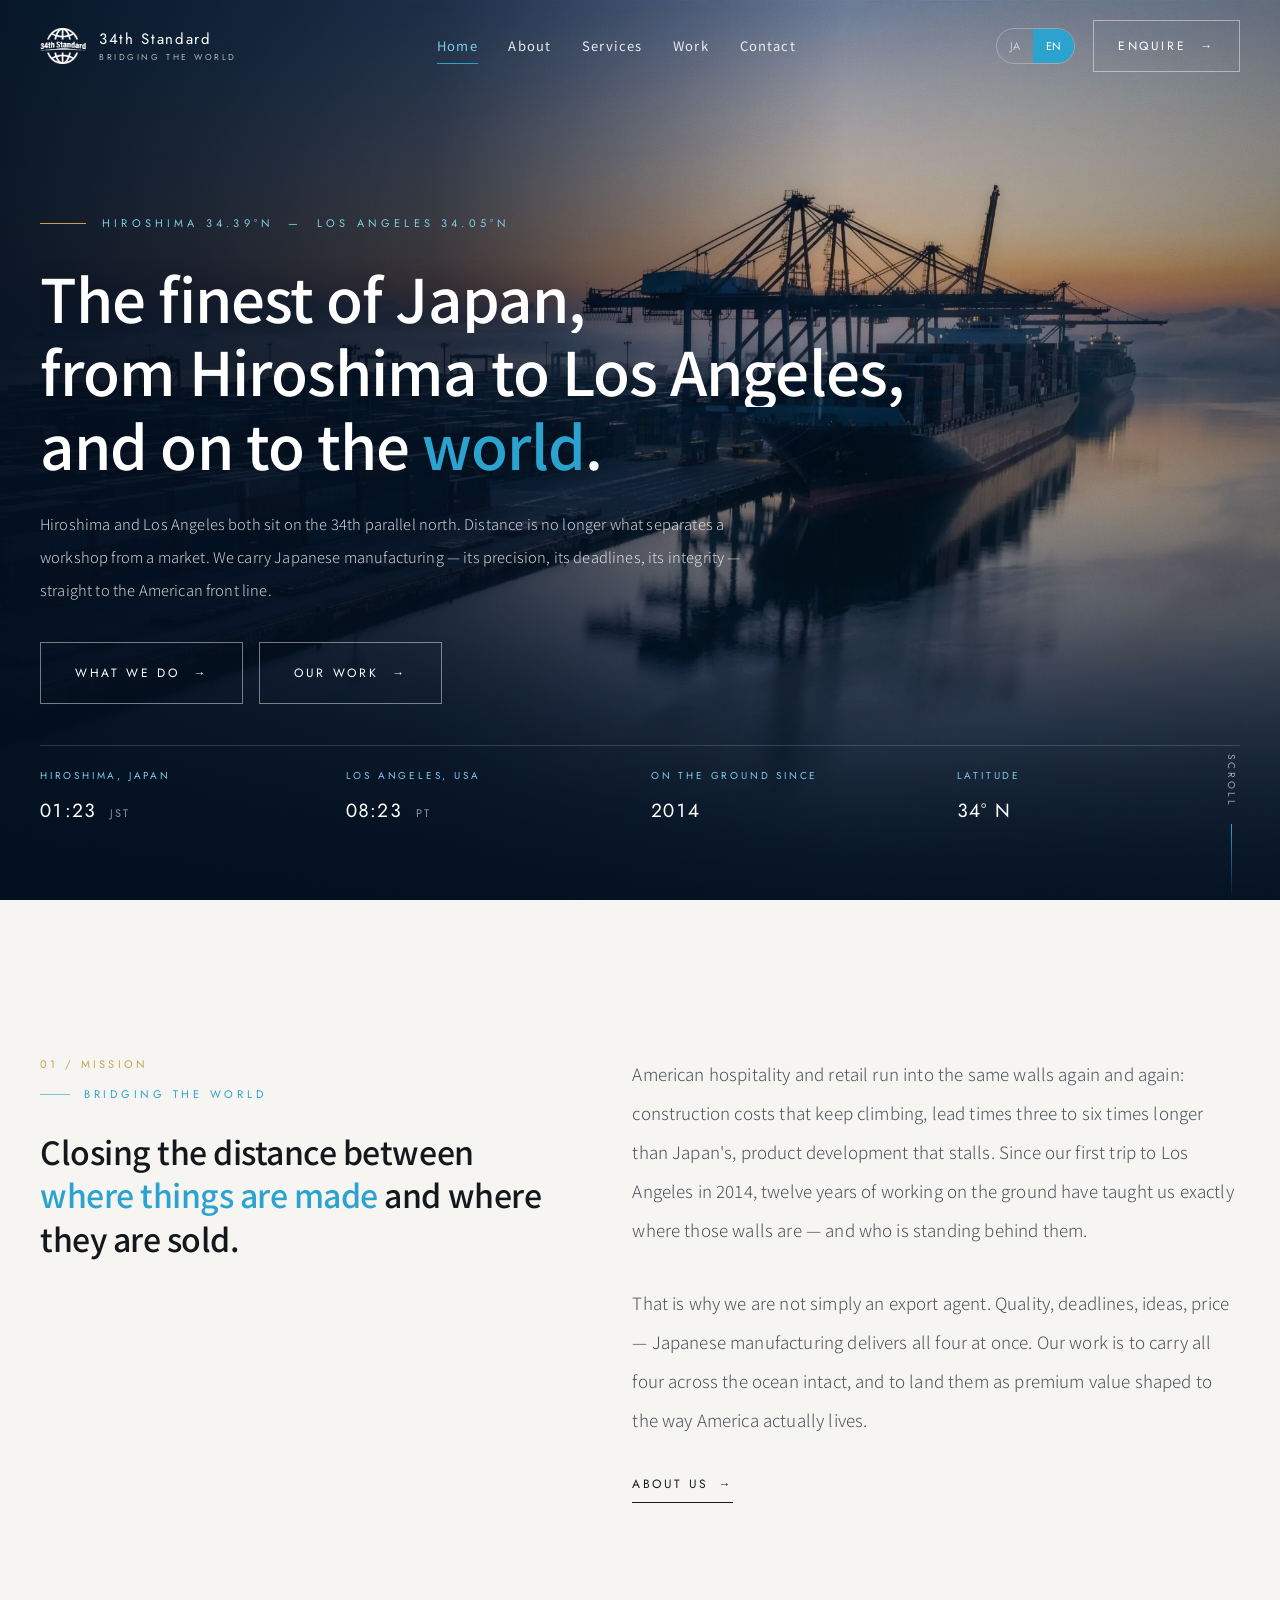
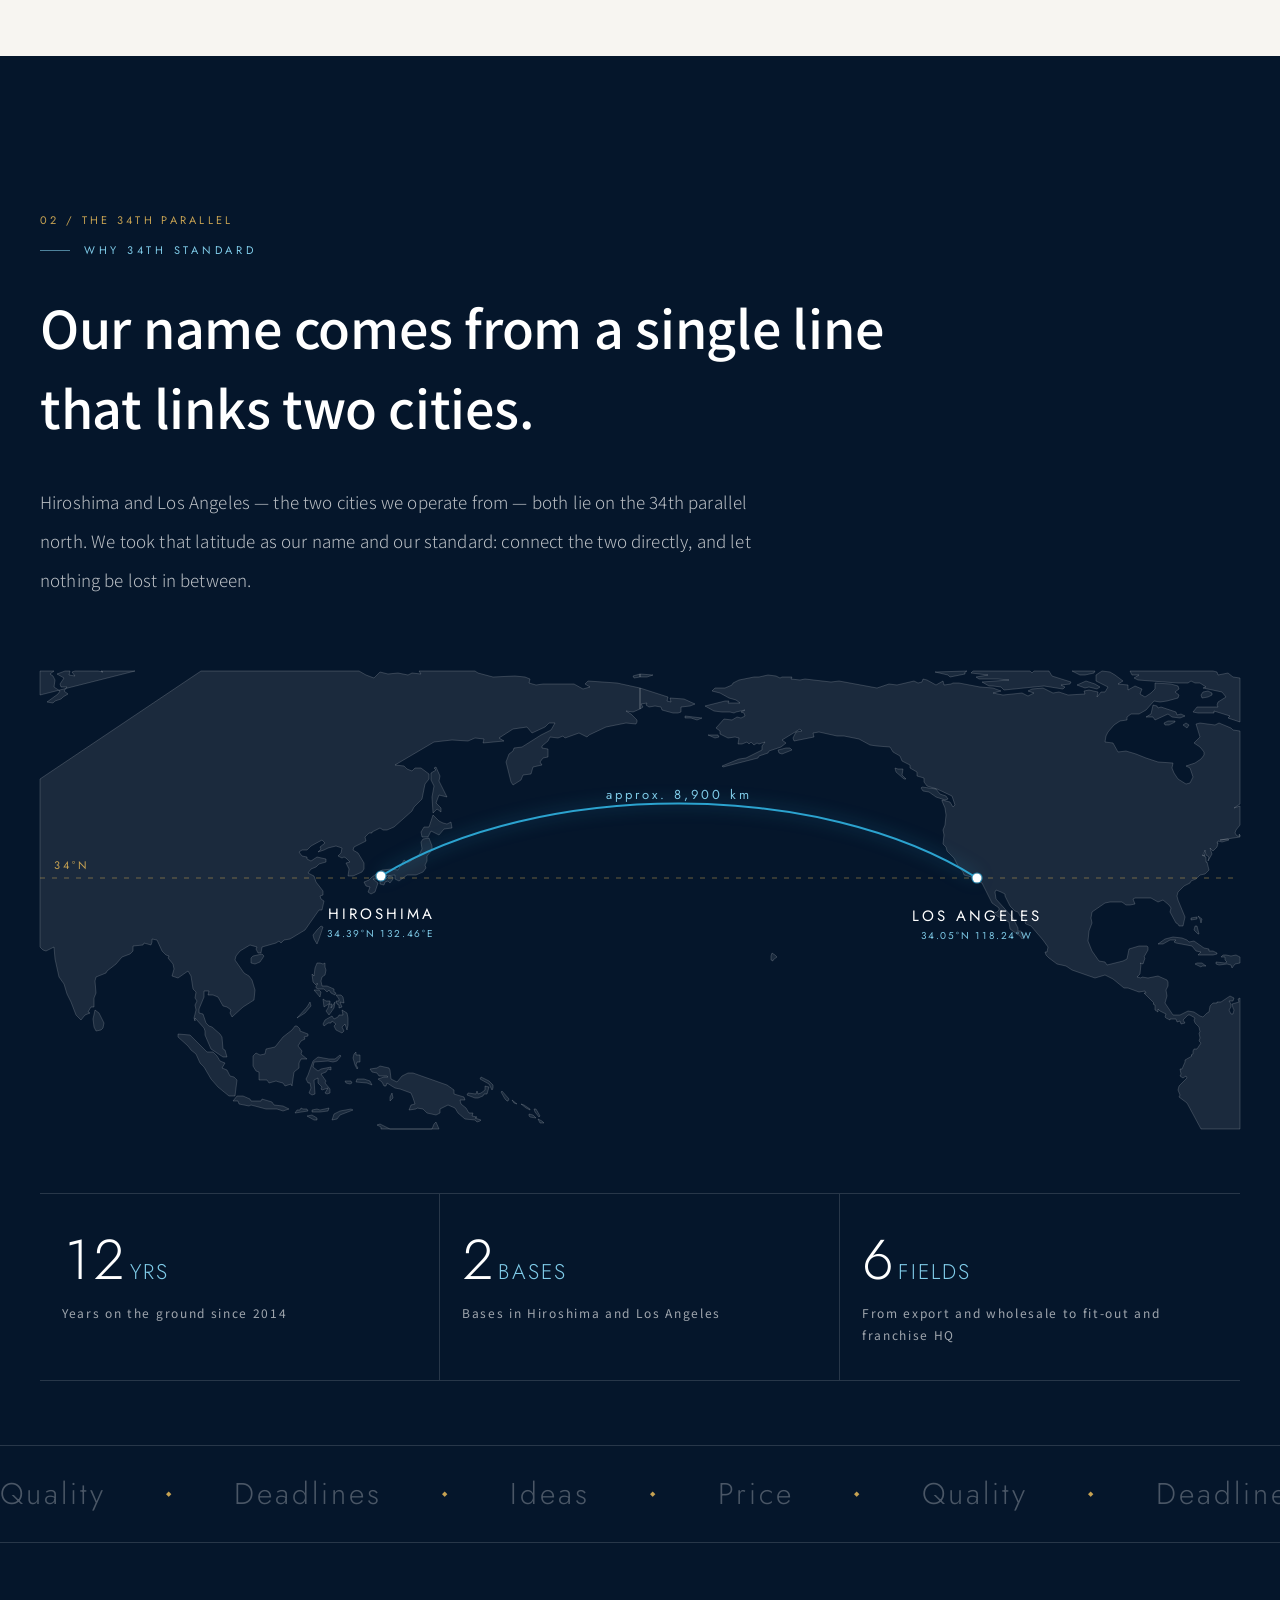
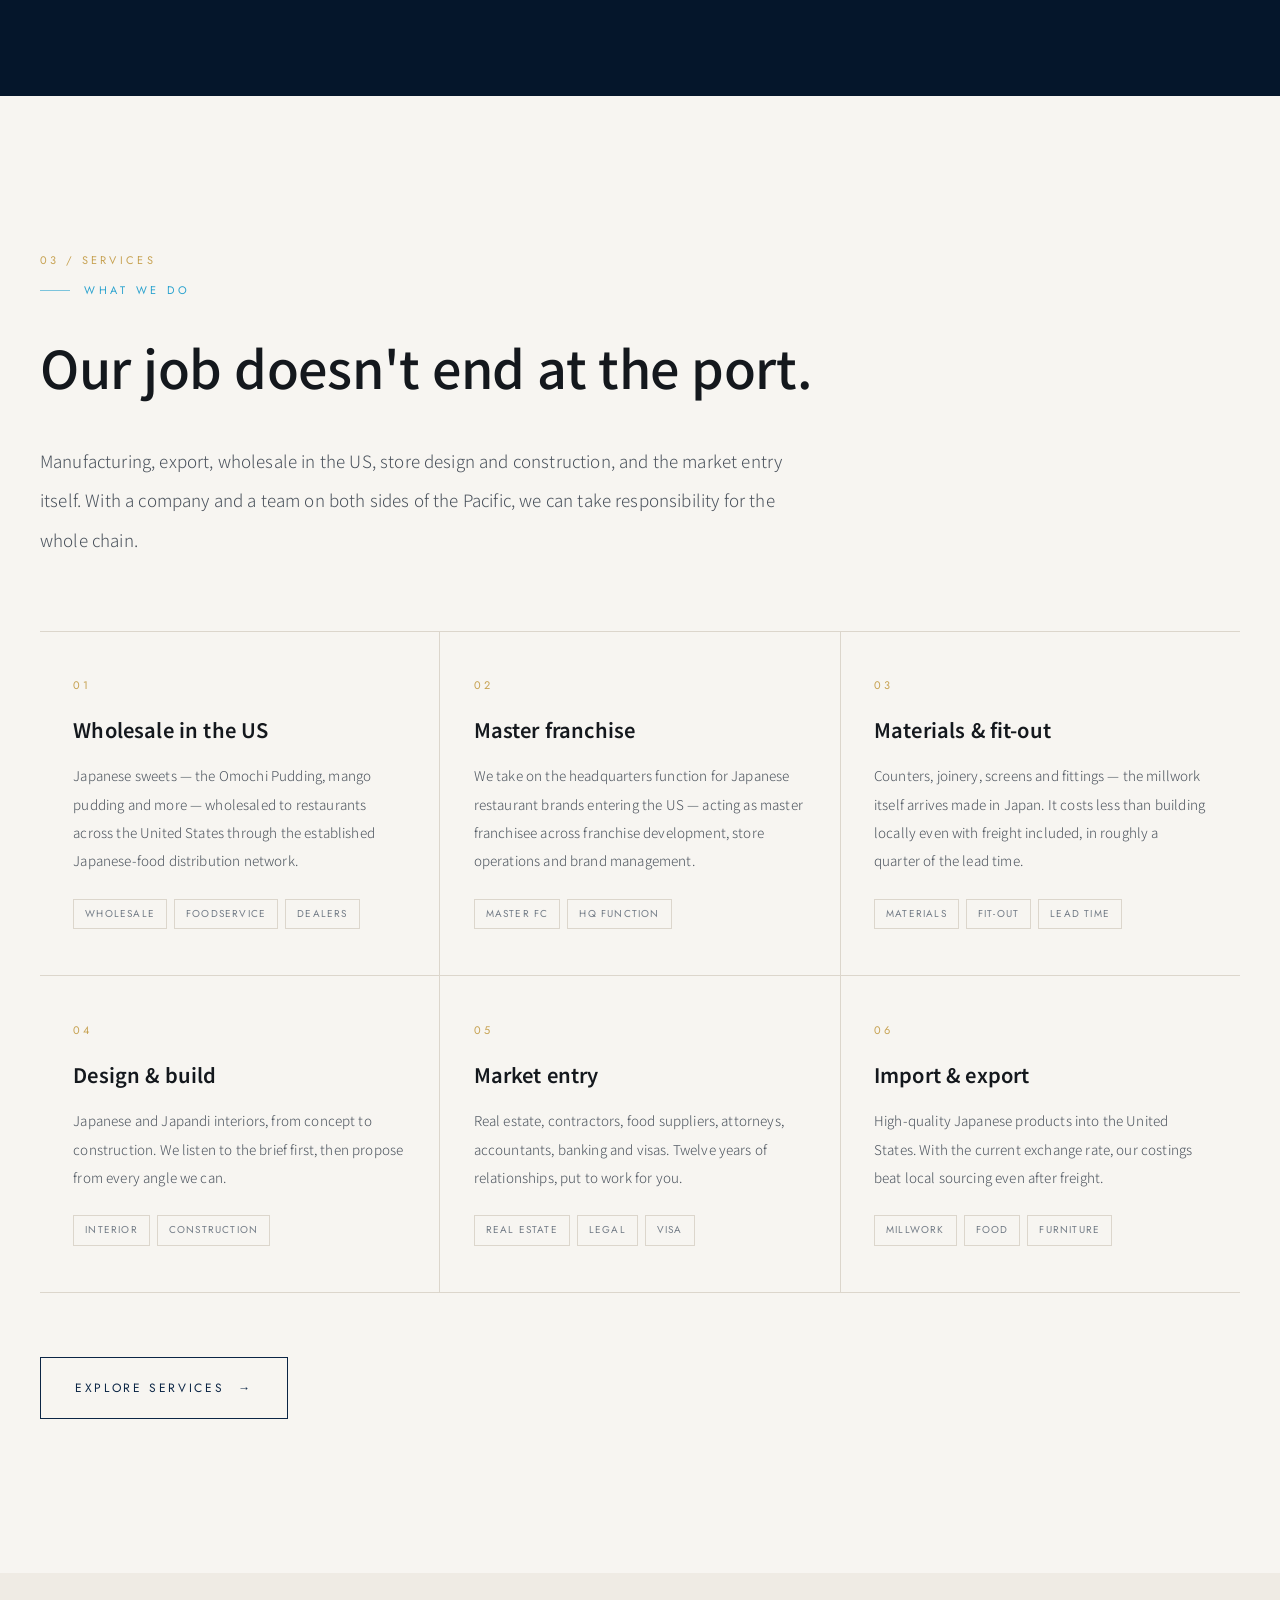
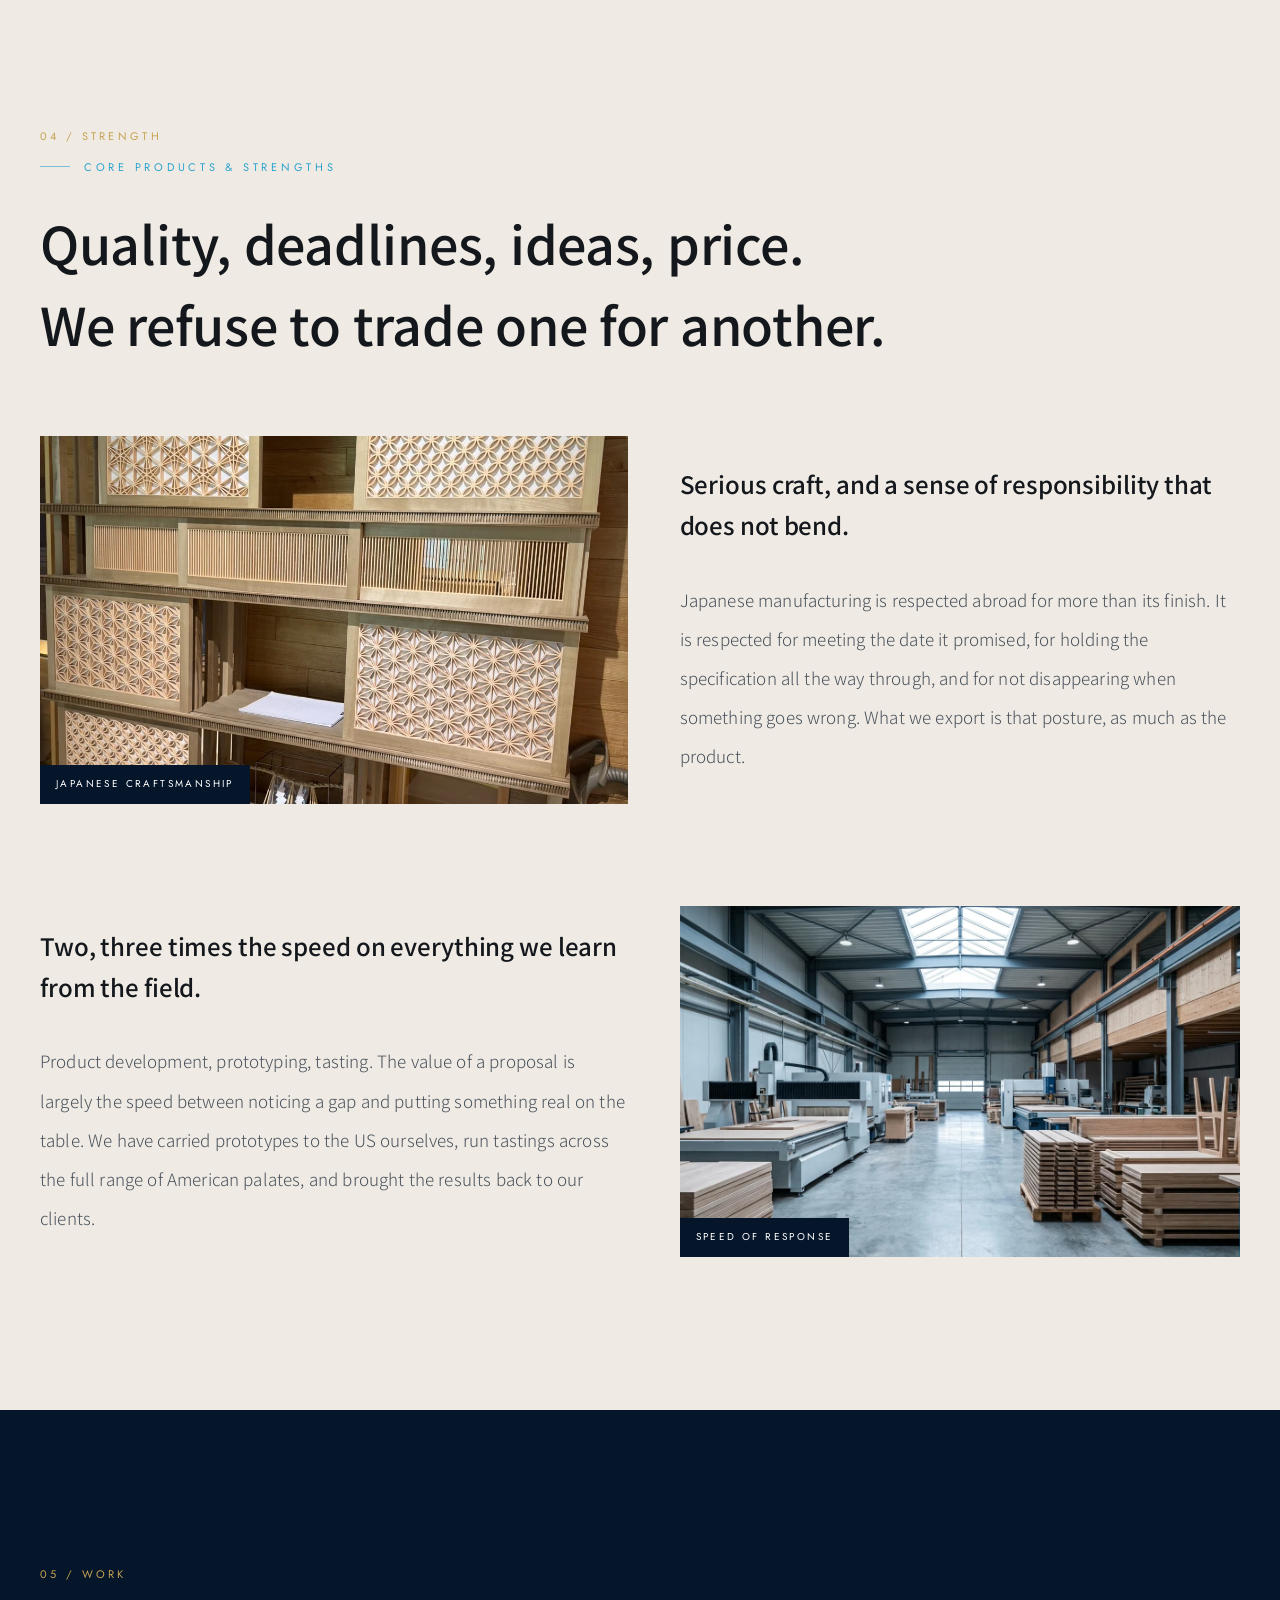
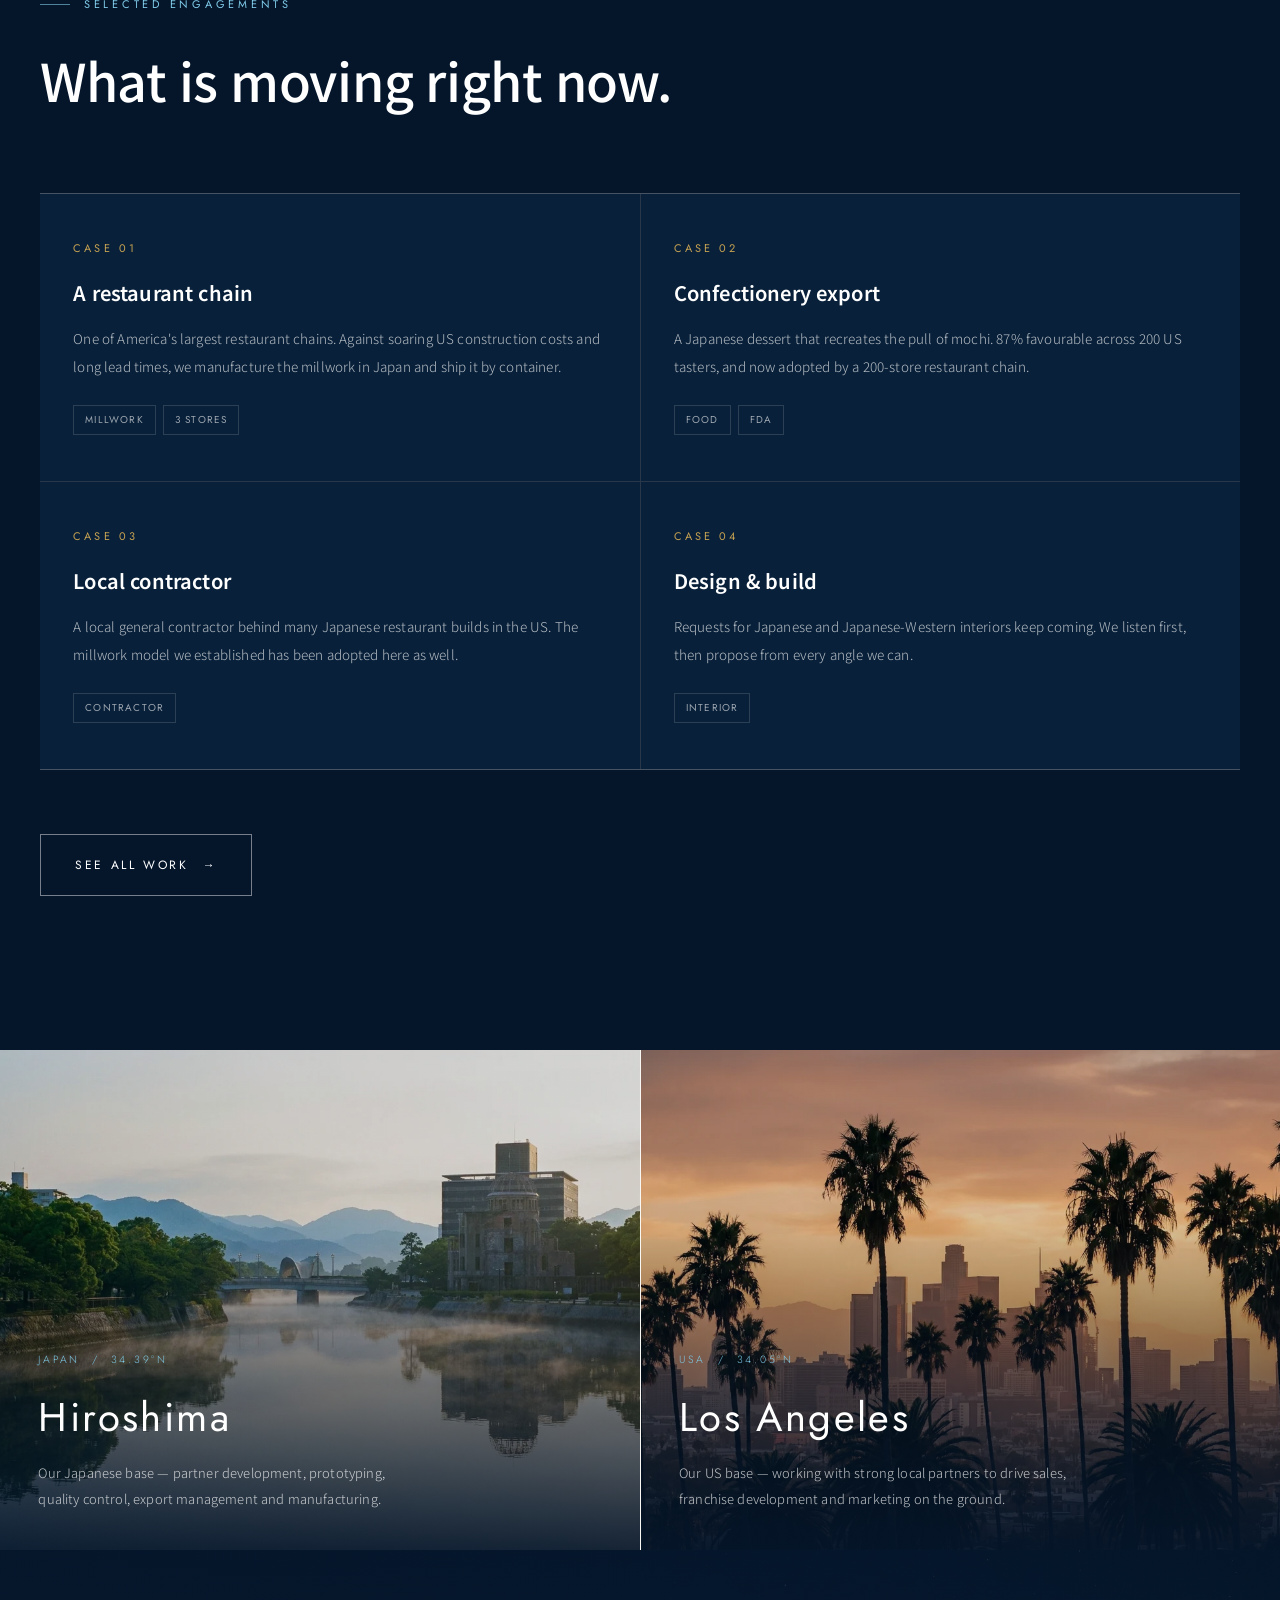
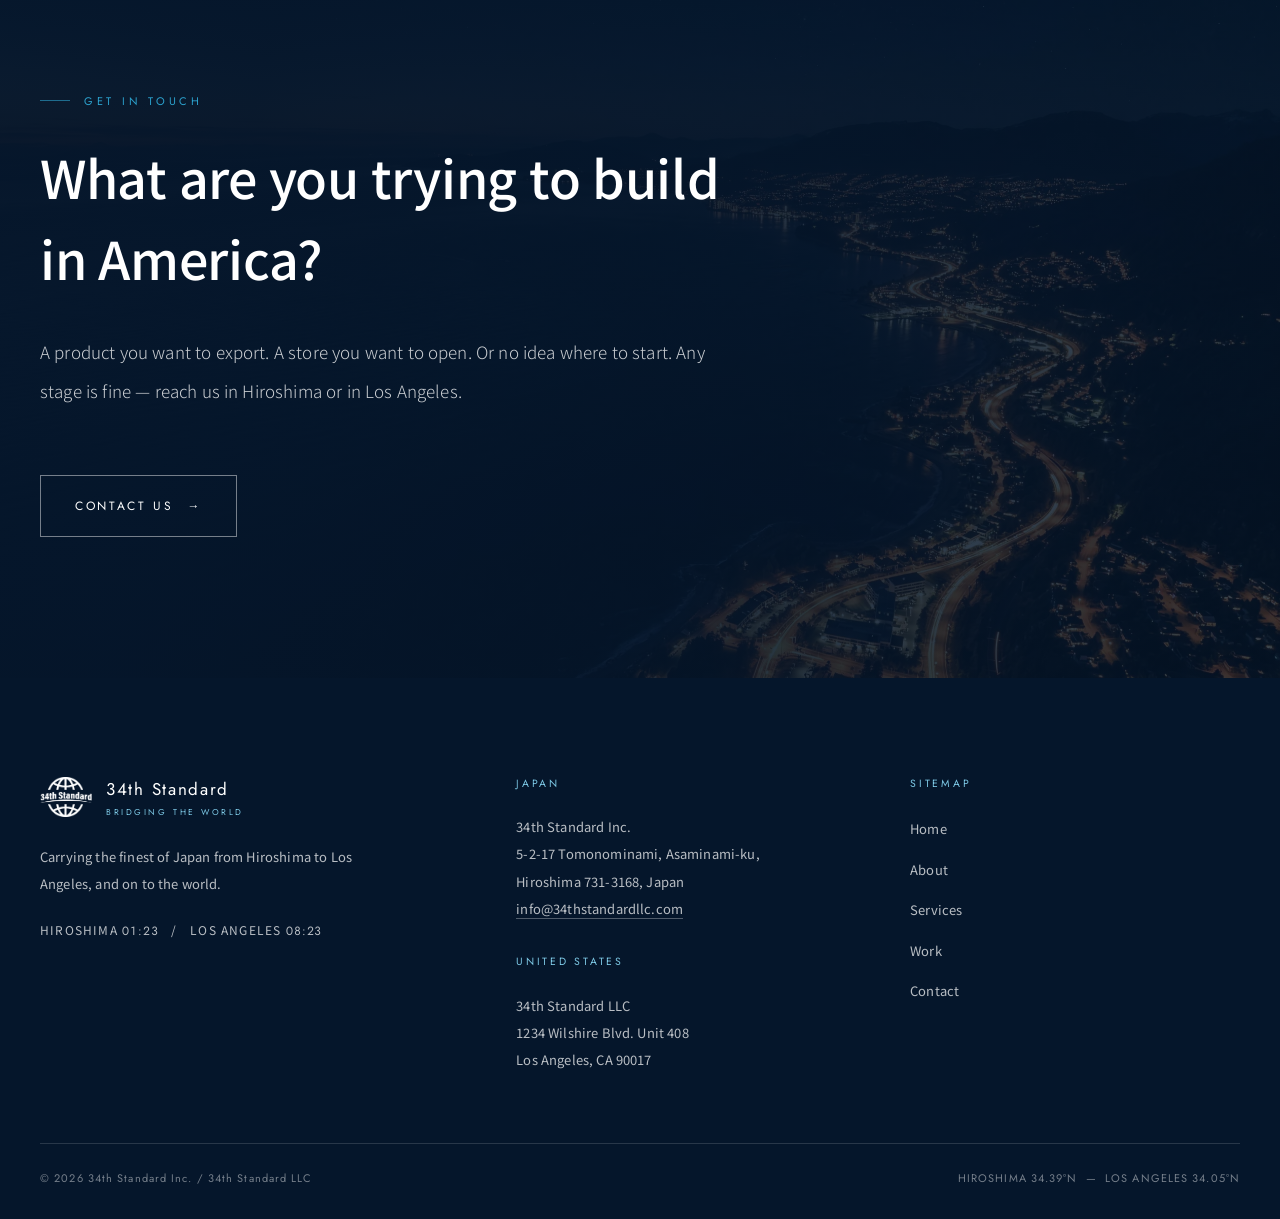
<file: index.html>
<meta charset="utf-8">
<meta name="viewport" content="width=device-width, initial-scale=1, viewport-fit=cover">
<title>株式会社34th Standard｜日本の最高品質を、広島からロサンゼルス、そして世界へ</title>
<meta name="description" content="株式会社34th Standardは、広島とロサンゼルスを拠点に、米国での卸売、マスターフランチャイズ、建築資材の輸出と現地施工、店舗デザイン・施工、進出コンサルティング、日米間の輸出入を行う日米ブリッジカンパニーです。">
<meta name="theme-color" content="#05162B">
<link rel="canonical" href="https://kento-umapro.github.io/34th-standard/">
<link rel="icon" href="assets/img/favicon.png">
<link rel="apple-touch-icon" href="assets/img/favicon.png">

<meta property="og:type" content="website">
<meta property="og:site_name" content="34th Standard">
<meta property="og:title" content="株式会社34th Standard｜BRIDGING THE WORLD">
<meta property="og:description" content="北緯34度線でつながる広島とロサンゼルス。日本の最高品質を、アメリカ市場の最前線へ。">
<meta property="og:url" content="https://kento-umapro.github.io/34th-standard/">
<meta property="og:image" content="https://kento-umapro.github.io/34th-standard/assets/img/og.jpg">
<meta name="twitter:card" content="summary_large_image">

<link rel="preconnect" href="https://fonts.googleapis.com">
<link rel="preconnect" href="https://fonts.gstatic.com" crossorigin>
<link href="https://fonts.googleapis.com/css2?family=Jost:wght@300;400;500;600&family=Noto+Sans+JP:wght@300;400;500;700&display=swap" rel="stylesheet">
<script>document.documentElement.className="js"</script>
<link rel="stylesheet" href="assets/css/style.css">
<link rel="preload" as="image" href="assets/img/hero-port.webp">

<script type="application/ld+json">
{
  "@context": "https://schema.org",
  "@type": "Organization",
  "name": "株式会社34th Standard",
  "alternateName": ["34th Standard Inc.", "34th Standard LLC"],
  "url": "https://kento-umapro.github.io/34th-standard/",
  "logo": "https://kento-umapro.github.io/34th-standard/assets/img/logo.png",
  "slogan": "BRIDGING THE WORLD",
  "description": "米国の飲食店への卸売、マスターフランチャイズ・米国本部機能、建築資材の輸出と現地施工、店舗デザイン・施工、米国進出コンサルティング、日米間の輸出入。",
  "foundingLocation": { "@type": "Place", "name": "広島県広島市" },
  "address": {
    "@type": "PostalAddress",
    "postalCode": "731-3168",
    "addressRegion": "広島県",
    "addressLocality": "広島市安佐南区",
    "streetAddress": "伴南5丁目2-17",
    "addressCountry": "JP"
  },
  "areaServed": ["JP", "US"],
  "email": "info@34thstandardllc.com",
  "subOrganization": {
    "@type": "Organization",
    "name": "34th Standard LLC",
    "address": {
      "@type": "PostalAddress",
      "streetAddress": "1234 Wilshire Blvd. Unit 408",
      "addressLocality": "Los Angeles",
      "addressRegion": "CA",
      "postalCode": "90017",
      "addressCountry": "US"
    }
  }
}
</script>

<body
  data-title-ja="株式会社34th Standard｜日本の最高品質を、広島からロサンゼルス、そして世界へ"
  data-title-en="34th Standard Inc.｜Bridging Japanese quality to the American market"
  data-desc-ja="株式会社34th Standardは、広島とロサンゼルスを拠点に、米国での卸売、マスターフランチャイズ、建築資材の輸出と現地施工、店舗デザイン・施工、進出コンサルティング、日米間の輸出入を行う日米ブリッジカンパニーです。"
  data-desc-en="34th Standard connects Hiroshima and Los Angeles — wholesale to US restaurants, master franchise, building-material export with on-site fit-out, restaurant design and build, market entry consulting, and import/export.">

<div class="loader" aria-hidden="true">
  <div class="center">
    <img src="assets/img/logo-white.png" alt="" width="96">
    <div class="loader__bar"><i></i></div>
  </div>
</div>

<a class="skip-link" href="#main">
  <span class="ja-only">本文へスキップ</span><span class="en-only">Skip to content</span>
</a>

<!-- ===================== HEADER ===================== -->
<header class="hdr">
  <div class="hdr__in">
    <a class="hdr__logo" href="index.html" aria-label="34th Standard home">
      <span class="hdr__logo-mk">
        <img src="assets/img/logo-white.png" alt="34th Standard" class="lg lg--w">
        <img src="assets/img/logo.png" alt="" class="lg lg--c" aria-hidden="true">
      </span>
      <span class="hdr__logo-tx">34th Standard<small>BRIDGING THE WORLD</small></span>
    </a>

    <nav class="hdr__nav" aria-label="Main">
      <a href="index.html" aria-current="page"><span class="ja-only">ホーム</span><span class="en-only">Home</span></a>
      <a href="about.html"><span class="ja-only">私たちについて</span><span class="en-only">About</span></a>
      <a href="services.html"><span class="ja-only">事業内容</span><span class="en-only">Services</span></a>
      <a href="works.html"><span class="ja-only">取り組み</span><span class="en-only">Work</span></a>
      <a href="contact.html"><span class="ja-only">お問い合わせ</span><span class="en-only">Contact</span></a>
    </nav>

    <div class="hdr__right">
      <div class="lang" role="group" aria-label="Language">
        <button type="button" data-lang="ja" aria-pressed="true">JA</button>
        <button type="button" data-lang="en" aria-pressed="false">EN</button>
      </div>
      <a class="btn btn--light hdr__cta" href="contact.html">
        <span class="ja-only">ご相談</span><span class="en-only">Enquire</span>
        <span class="arw" aria-hidden="true">→</span>
      </a>
      <button class="burger" aria-label="Menu" aria-expanded="false" aria-controls="drawer">
        <span></span><span></span><span></span>
      </button>
    </div>
  </div>
</header>

<div class="drawer" id="drawer">
  <nav class="drawer__nav" aria-label="Mobile">
    <a href="index.html"><span class="ja-only">ホーム</span><span class="en-only">Home</span><span>HOME</span></a>
    <a href="about.html"><span class="ja-only">私たちについて</span><span class="en-only">About</span><span>ABOUT</span></a>
    <a href="services.html"><span class="ja-only">事業内容</span><span class="en-only">Services</span><span>SERVICES</span></a>
    <a href="works.html"><span class="ja-only">取り組み</span><span class="en-only">Work</span><span>WORK</span></a>
    <a href="contact.html"><span class="ja-only">お問い合わせ</span><span class="en-only">Contact</span><span>CONTACT</span></a>
  </nav>
  <div class="drawer__foot">
    <div>HIROSHIMA <span class="clock" data-clock="jp">--:--</span> &nbsp;/&nbsp; LOS ANGELES <span class="clock" data-clock="us">--:--</span></div>
    <div style="margin-top:10px">株式会社34th Standard / 34th Standard LLC</div>
  </div>
</div>

<main id="main">

<!-- ===================== HERO ===================== -->
<section class="hero">
  <div class="hero__media">
    <img class="hero__still" src="assets/img/hero-port.webp"
         srcset="assets/img/hero-port-sm.webp 1280w, assets/img/hero-port.webp 2560w"
         sizes="100vw"
         alt="夜明けのコンテナターミナル" fetchpriority="high" width="2560" height="1434">
    <video class="hero__vid"
           data-src="assets/video/hero.mp4"
           data-src-sm="assets/video/hero-sm.mp4"
           muted loop playsinline preload="none" aria-hidden="true" tabindex="-1"></video>
  </div>
  <div class="hero__scrim"></div>
  <div class="hero__grain"></div>

  <div class="hero__in">
    <p class="hero__label">Hiroshima 34.39°N &nbsp;—&nbsp; Los Angeles 34.05°N</p>

    <h1>
      <span class="ja-only">
        <span class="ln"><span>日本の最高品質を、</span></span>
        <span class="ln"><span>広島からロサンゼルス、</span></span>
        <span class="ln"><span>そして<span class="mark">世界</span>へ。</span></span>
      </span>
      <span class="en-only">
        <span class="ln"><span>The finest of Japan,</span></span>
        <span class="ln"><span>from Hiroshima to Los Angeles,</span></span>
        <span class="ln"><span>and on to the <span class="mark">world</span>.</span></span>
      </span>
    </h1>

    <p class="hero__sub">
      <span class="ja-only">広島とロサンゼルスは、ともに北緯34度線上にあります。海外はもはや、地理的にもビジネス的にも遠い存在ではありません。日本の技術という「製造の原点」を、アメリカという「市場の最前線」へ。私たちは、その懸け橋になります。</span>
      <span class="en-only">Hiroshima and Los Angeles both sit on the 34th parallel north. Distance is no longer what separates a workshop from a market. We carry Japanese manufacturing — its precision, its deadlines, its integrity — straight to the American front line.</span>
    </p>

    <div class="hero__acts">
      <a class="btn btn--light" href="services.html">
        <span class="ja-only">事業内容を見る</span><span class="en-only">What we do</span>
        <span class="arw" aria-hidden="true">→</span>
      </a>
      <a class="btn btn--light" href="works.html">
        <span class="ja-only">取り組みを見る</span><span class="en-only">Our work</span>
        <span class="arw" aria-hidden="true">→</span>
      </a>
    </div>

    <dl class="hero__meta">
      <div>
        <dt>Hiroshima, Japan</dt>
        <dd><span data-clock="jp">--:--</span> <small>JST</small></dd>
      </div>
      <div>
        <dt>Los Angeles, USA</dt>
        <dd><span data-clock="us">--:--</span> <small>PT</small></dd>
      </div>
      <div>
        <dt>On the ground since</dt>
        <dd>2014</dd>
      </div>
      <div>
        <dt>Latitude</dt>
        <dd>34° N</dd>
      </div>
    </dl>
  </div>

  <p class="scroll-cue">SCROLL</p>
</section>

<!-- ===================== STATEMENT ===================== -->
<section class="sec">
  <div class="shell">
    <div class="stmt">
      <div class="rv">
        <span class="sec-num">01 / MISSION</span>
        <p class="eyebrow">Bridging the world</p>
        <h2 class="stmt__jp">
          <span class="ja-only">つくる国と、<br>売る国のあいだにある<br><em>距離を、なくす。</em></span>
          <span class="en-only">Closing the distance between <em>where things are made</em> and where they are sold.</span>
        </h2>
      </div>

      <div class="rv rv-d1">
        <p class="lead">
          <span class="ja-only">アメリカの外食・小売の現場には、日本のものづくりが解ける課題がいくつもあります。工事費の高騰、日本の3〜6倍という納期、思うように進まない商品開発。私たちは2014年の初渡米以来12年にわたり現地でビジネスを重ね、その一つひとつを「誰が困っているのか」というレベルまで具体的に知ってきました。</span>
          <span class="en-only">American hospitality and retail run into the same walls again and again: construction costs that keep climbing, lead times three to six times longer than Japan's, product development that stalls. Since our first trip to Los Angeles in 2014, twelve years of working on the ground have taught us exactly where those walls are — and who is standing behind them.</span>
        </p>
        <p class="lead mt-m">
          <span class="ja-only">だからこそ私たちは、単なる輸出商社ではありません。日本の高い技術力と、妥協のない責任感のある仕事——品質・納期・アイデア・価格。その四つを揃えたまま海を渡らせ、現地のライフスタイルに合わせた「プレミアムな価値」として届けます。</span>
          <span class="en-only">That is why we are not simply an export agent. Quality, deadlines, ideas, price — Japanese manufacturing delivers all four at once. Our work is to carry all four across the ocean intact, and to land them as premium value shaped to the way America actually lives.</span>
        </p>
        <p class="mt-m">
          <a class="link-u" href="about.html">
            <span class="ja-only">私たちについて</span><span class="en-only">About us</span>
            <span class="arw" aria-hidden="true">→</span>
          </a>
        </p>
      </div>
    </div>
  </div>
</section>

<!-- ===================== 34°N / MAP ===================== -->
<section class="sec sec--dark">
  <div class="shell">
    <div class="sec-head rv">
      <span class="sec-num">02 / THE 34TH PARALLEL</span>
      <p class="eyebrow">Why 34th Standard</p>
      <h2 class="h-xl">
        <span class="ja-only">社名は、二つの都市を結ぶ<br>一本の線からとりました。</span>
        <span class="en-only">Our name comes from a single line that links two cities.</span>
      </h2>
      <p class="lead mt-m">
        <span class="ja-only">拠点を置く広島とロサンゼルスは、ともに北緯34度線上に位置しています。日本とアメリカの懸け橋となるべく、この緯度を社名に掲げました。2つの都市をダイレクトに結び、日本の技術を、アメリカの市場へブレなく送り届けます。</span>
        <span class="en-only">Hiroshima and Los Angeles — the two cities we operate from — both lie on the 34th parallel north. We took that latitude as our name and our standard: connect the two directly, and let nothing be lost in between.</span>
      </p>
    </div>

    <div class="mapwrap rv">
      <svg viewBox="0 0 1200 458" role="img" aria-labelledby="mapttl">
        <title id="mapttl">広島とロサンゼルスを結ぶ北緯34度線</title>

        <g class="map-land"><path d="M341,458 341,456 337,454 340,453 350,458 392,458 394,453 396,451 399,458Z"/><path d="M502,450 504,452 500,452 498,448 502,450Z"/><path d="M277,449 274,449 267,445 272,444 277,447 277,449Z"/><path d="M496,447 490,446 489,445 489,443 493,444 496,447Z"/><path d="M500,445 499,446 495,441 494,438 496,438 500,445Z"/><path d="M297,448 292,449 294,443 300,440 311,438 313,439 300,444 297,448Z"/><path d="M261,437 263,438 267,438 268,440 255,442 257,439 260,439 261,437Z"/><path d="M289,437 288,440 280,441 272,441 272,439 277,438 280,439 289,437Z"/><path d="M490,438 490,439 486,437 481,433 484,434 490,438Z"/><path d="M477,433 474,432 472,429 477,433Z"/><path d="M211,430 221,430 222,428 232,431 234,434 243,435 249,438 243,440 237,438 226,438 211,434 209,435 199,433 198,430 193,430 197,425 203,425 210,428 211,430Z"/><path d="M353,427 350,430 350,426 352,422 353,427Z"/><path d="M468,430 467,430 465,428 461,421 462,420 469,428 468,430Z"/><path d="M447,423 444,423 443,425 438,427 435,427 427,424 428,422 436,423 437,420 438,423 441,422 445,419 445,415 449,416 447,423Z"/><path d="M312,412 310,413 306,412 305,410 311,410 312,412Z"/><path d="M330,410 332,414 327,412 316,411 317,408 324,408 330,410Z"/><path d="M453,417 452,419 449,413 440,408 441,406 449,410 453,414 453,417Z"/><path d="M350,399 351,408 357,411 362,405 368,402 373,402 407,414 414,419 414,423 424,426 425,429 420,429 421,433 426,437 429,442 433,442 432,445 437,446 435,447 441,449 440,450 437,451 435,449 425,448 418,442 415,437 408,434 400,438 400,442 396,444 387,442 383,438 377,437 376,438 369,439 371,434 375,433 373,427 371,422 360,418 355,417 347,412 346,415 344,415 342,411 338,408 344,406 348,406 347,405 339,405 337,402 332,401 330,398 337,397 340,395 349,397 350,399Z"/><path d="M301,385 297,390 293,391 288,390 274,391 273,396 278,400 281,398 291,396 291,399 288,398 286,401 281,403 286,410 285,412 290,418 290,422 287,423 285,422 288,417 282,419 281,418 282,416 278,412 278,407 274,409 275,423 272,424 269,422 271,417 270,412 268,412 266,408 268,404 273,390 278,386 289,388 295,388 300,384 301,385Z"/><path d="M320,387 320,391 317,391 316,394 318,397 317,398 315,394 313,387 314,383 316,381 316,384 320,384 320,387Z"/><path d="M195,425 189,425 178,416 171,408 164,396 160,392 156,383 151,379 148,375 138,366 138,363 150,364 167,381 173,381 177,385 180,390 185,392 182,397 187,399 190,405 194,406 197,409 195,425Z"/><path d="M261,383 267,388 261,388 259,392 259,397 254,401 252,415 251,413 245,415 243,412 239,411 236,410 229,412 227,409 219,409 219,401 216,400 213,395 213,385 216,382 220,384 225,383 226,378 235,376 243,366 252,359 255,355 257,355 260,358 260,360 268,363 268,365 264,366 265,368 261,370 258,375 262,380 261,383Z"/><path d="M308,347 308,354 307,359 305,353 302,356 304,360 302,362 296,359 294,355 296,353 292,350 291,352 288,352 284,355 283,353 285,349 292,345 294,348 298,346 299,344 303,344 302,339 307,342 308,347Z"/><path d="M61,359 56,360 54,356 53,348 55,339 59,342 64,352 63,357 61,359Z"/><path d="M294,337 289,344 286,340 288,337 289,333 292,333 291,337 295,331 294,337Z"/><path d="M265,342 257,347 267,336 270,331 271,335 265,342Z"/><path d="M283,328 286,330 290,330 290,332 284,336 283,328Z"/><path d="M303,326 304,332 300,331 302,336 299,337 299,334 297,333 296,330 299,330 299,328 296,324 301,324 303,326Z"/><path d="M281,321 280,326 274,319 279,319 281,321Z"/><path d="M280,292 283,293 285,292 285,296 286,299 285,304 282,306 281,310 282,315 287,315 294,318 294,321 296,322 295,324 291,322 289,319 287,321 284,318 279,318 276,317 276,315 278,313 277,312 276,314 273,311 272,303 274,305 275,297 277,292 280,292Z"/><path d="M1162,295 1161,296 1155,293 1157,292 1162,292 1166,295 1162,295Z"/><path d="M1186,284 1191,285 1196,284 1200,286 1200,292 1195,293 1192,297 1191,294 1187,293 1179,294 1176,293 1176,291 1185,292 1187,291 1185,289 1185,286 1181,286 1183,284 1186,284Z"/><path d="M220,291 215,293 211,292 211,287 213,285 222,283 224,285 220,291Z"/><path d="M733,289 733,290 731,289 731,285 732,282 735,284 737,286 733,289Z"/><path d="M1147,269 1149,271 1154,270 1164,277 1169,278 1169,280 1173,280 1177,282 1177,283 1173,284 1158,284 1161,281 1156,280 1152,275 1136,272 1134,271 1136,269 1130,269 1123,273 1118,273 1125,268 1133,266 1142,267 1147,269Z"/><path d="M1159,263 1158,263 1154,259 1155,255 1157,255 1159,263Z"/><path d="M279,268 277,273 274,268 273,264 277,259 281,255 283,256 279,268Z"/><path d="M1157,248 1151,249 1151,247 1157,246 1157,248Z"/><path d="M1162,248 1161,252 1160,248 1158,245 1162,248Z"/><path d="M353,206 353,208 350,212 348,210 345,211 344,214 340,213 340,210 343,207 346,208 349,205 353,206Z"/><path d="M387,190 385,194 386,197 383,201 376,204 367,204 359,210 355,208 355,204 345,205 339,208 333,208 338,212 335,221 331,223 328,221 330,216 326,215 324,211 329,209 332,206 342,199 352,198 358,199 364,189 368,192 379,184 382,178 381,171 383,168 389,167 392,175 392,179 387,185 387,190Z"/><path d="M403,152 407,153 411,151 412,157 404,158 399,164 391,160 388,166 382,166 381,161 384,156 389,156 393,144 399,150 403,152Z"/><path d="M908,128 905,129 896,126 889,121 883,120 881,117 882,116 896,118 900,123 906,125 908,128Z"/><path d="M858,98 863,98 862,104 866,108 864,108 856,101 855,97 858,98Z"/><path d="M402,116 407,126 399,124 396,132 401,137 401,141 397,138 393,142 392,126 394,115 391,109 391,102 396,99 394,97 396,96 400,105 399,110 402,116Z"/><path d="M747,81 742,83 739,82 738,79 746,77 750,77 752,79 747,81Z"/><path d="M679,66 675,67 668,64 678,64 679,66Z"/><path d="M1149,54 1147,57 1143,54 1146,52 1149,54Z"/><path d="M1135,51 1129,54 1125,54 1124,52 1128,50 1135,50 1135,51Z"/><path d="M645,45 662,47 657,49 651,47 646,47 645,47 645,45Z"/><path d="M1117,35 1118,37 1121,36 1136,41 1137,44 1141,43 1145,45 1140,47 1132,46 1128,43 1115,49 1113,46 1106,46 1111,43 1113,34 1117,35Z"/><path d="M1168,26 1162,27 1161,24 1163,21 1168,20 1172,22 1172,24 1168,26Z"/><path d="M627,30 631,31 630,27 644,28 655,33 650,35 641,36 641,41 638,42 633,42 622,39 621,36 615,35 609,36 606,34 607,32 601,33 603,36 600,38 600,17 628,26 627,30Z"/><path d="M1060,16 1057,18 1049,16 1045,17 1037,14 1046,10 1055,13 1060,16Z"/><path d="M600,6 594,7 593,5 600,3 600,6Z"/><path d="M607,6 600,6 600,3 613,4 607,6Z"/><path d="M1088,14 1088,19 1095,15 1102,18 1100,23 1105,26 1111,22 1115,18 1115,12 1131,13 1138,15 1139,18 1135,21 1139,24 1138,27 1127,30 1120,31 1114,30 1106,39 1099,43 1091,43 1087,46 1087,49 1080,50 1074,54 1068,61 1066,65 1065,71 1073,72 1078,81 1086,80 1096,83 1106,87 1118,91 1133,92 1132,97 1134,102 1138,108 1146,113 1150,112 1153,106 1150,97 1146,95 1155,92 1161,88 1164,84 1164,81 1160,76 1154,72 1160,66 1156,53 1160,52 1175,54 1179,52 1191,57 1193,59 1200,60 1200,133 1194,137 1200,135 1200,154 1196,159 1195,162 1197,165 1200,165 1199,163 1200,164 1200,166 1180,169 1188,168 1189,169 1182,171 1178,170 1177,172 1178,172 1177,176 1173,180 1170,177 1172,183 1168,190 1169,186 1166,184 1165,179 1164,182 1165,185 1162,184 1166,186 1166,191 1167,191 1169,199 1165,203 1160,204 1156,208 1151,210 1150,212 1144,215 1138,221 1137,225 1138,229 1145,246 1143,255 1139,255 1138,253 1136,252 1130,241 1131,237 1129,234 1123,229 1118,231 1111,227 1095,227 1093,228 1095,233 1090,234 1086,234 1082,231 1070,231 1065,232 1052,241 1051,247 1052,252 1049,260 1048,270 1052,280 1059,290 1065,291 1067,294 1083,290 1087,288 1089,278 1099,275 1107,275 1108,276 1108,279 1104,286 1105,287 1103,293 1100,292 1101,293 1100,303 1097,306 1101,307 1102,306 1108,307 1118,305 1127,309 1128,311 1128,315 1126,319 1127,325 1125,332 1133,344 1140,344 1148,340 1154,341 1160,345 1163,346 1167,342 1169,341 1170,335 1173,332 1177,332 1177,331 1181,331 1190,325 1194,327 1193,330 1189,330 1191,333 1191,336 1189,339 1191,343 1193,343 1194,339 1193,337 1192,333 1199,331 1198,328 1200,327 1200,458 1161,458 1147,432 1139,426 1140,424 1138,419 1139,415 1147,407 1146,405 1143,407 1140,405 1141,403 1140,398 1142,398 1145,391 1145,389 1152,385 1151,384 1153,383 1153,380 1154,378 1157,378 1161,372 1159,370 1160,367 1159,362 1160,361 1159,356 1155,352 1154,349 1155,347 1150,344 1148,344 1143,349 1145,352 1141,353 1140,350 1137,351 1136,348 1130,348 1130,349 1126,347 1125,346 1126,343 1120,340 1118,338 1118,341 1115,339 1115,334 1113,333 1114,332 1104,322 1106,322 1105,320 1099,321 1088,317 1084,317 1073,308 1065,304 1055,307 1032,299 1026,295 1017,293 1009,287 1006,284 1005,281 1007,281 1008,276 1003,269 991,255 986,253 985,252 986,248 980,245 978,241 975,240 970,235 965,225 965,223 961,221 956,219 955,221 956,228 973,247 978,257 978,260 981,260 985,265 982,268 980,265 970,258 969,251 957,245 954,242 957,241 959,239 959,237 952,232 942,212 936,209 935,207 924,204 923,201 918,195 914,187 907,180 906,176 903,173 904,164 903,159 905,154 906,144 905,137 902,130 902,129 910,131 913,136 915,134 912,125 897,118 887,115 884,111 884,107 877,105 877,101 870,97 870,94 862,90 860,85 853,81 850,76 837,75 830,74 819,68 804,65 797,65 779,61 773,62 774,66 754,70 753,67 756,61 762,60 760,58 742,69 746,72 741,76 729,80 728,82 719,85 718,87 683,96 682,95 699,88 706,87 722,79 722,75 725,71 719,73 717,72 714,74 711,71 709,73 707,71 702,73 698,73 699,67 695,66 688,67 680,63 680,60 676,57 684,48 692,49 697,46 701,47 705,45 704,42 701,41 705,39 696,41 694,42 690,41 682,41 674,40 665,35 685,30 689,30 688,32 700,32 696,29 689,27 680,22 672,20 675,17 685,17 692,14 693,12 699,9 714,6 719,6 728,4 736,5 740,7 742,6 752,6 751,8 760,9 765,8 791,11 799,10 837,17 849,13 857,14 874,10 878,12 882,11 883,8 887,9 896,14 903,10 904,14 911,13 913,12 919,12 940,16 953,17 961,20 953,22 963,24 982,22 988,25 994,22 988,20 992,18 1003,17 1013,22 1019,21 1028,24 1045,23 1044,20 1049,19 1058,21 1057,26 1061,21 1065,21 1068,16 1056,10 1056,4 1062,0 1070,1 1075,4 1083,10 1078,13 1088,14Z"/><path d="M990,0 992,2 994,0 1009,0 1012,5 1031,11 1030,13 1021,14 1025,16 1023,18 1004,15 964,19 961,16 953,15 949,15 942,11 969,9 958,8 939,8 936,6 948,4 931,2 933,0Z"/><path d="M1173,0 1177,1 1178,4 1188,2 1193,6 1200,7 1200,51 1188,47 1190,45 1174,40 1174,42 1158,42 1153,41 1157,36 1178,36 1177,34 1178,31 1186,26 1182,21 1163,17 1166,16 1160,12 1155,12 1151,10 1148,12 1138,12 1098,9 1094,7 1099,4 1092,4 1090,0Z"/><path d="M1055,0 1054,2 1045,4 1040,4 1032,0Z"/><path d="M925,3 910,6 908,4 895,1 927,0 925,1 925,3Z"/><path d="M0,108 161,0 319,0 326,4 334,7 340,1 348,3 358,2 368,4 372,2 381,3 379,0 435,0 438,2 453,6 475,5 485,6 490,8 489,12 496,14 503,13 534,13 543,18 550,16 545,13 548,10 577,12 600,17 600,38 593,41 586,40 591,43 597,49 597,51 596,53 586,52 566,56 549,64 547,66 539,62 525,67 523,65 518,67 510,66 508,70 502,75 502,77 508,78 508,86 503,87 500,91 502,94 493,96 491,103 483,104 481,109 473,114 471,111 466,91 469,83 473,80 474,77 482,76 501,64 511,59 515,52 509,52 505,56 492,62 487,56 473,58 459,67 464,70 443,72 444,68 435,67 428,70 412,69 394,71 355,94 364,95 367,98 372,100 375,97 381,97 389,103 389,108 385,113 382,128 374,136 372,140 354,156 347,159 343,159 340,157 332,161 332,162 329,162 327,164 325,166 326,170 314,176 313,179 318,182 324,192 324,198 322,201 313,205 308,205 309,198 306,192 310,191 306,187 304,186 302,187 298,185 301,182 302,177 296,175 288,177 284,179 278,181 281,178 280,176 285,172 282,169 271,175 267,179 262,179 259,181 262,185 267,186 267,188 271,190 277,186 286,188 286,191 279,193 276,196 271,198 268,202 274,205 276,211 283,220 283,224 280,225 281,228 284,230 282,239 279,239 265,259 250,268 244,269 241,272 239,270 236,272 222,276 221,282 218,282 216,278 217,276 210,274 200,280 196,285 195,289 204,302 209,305 212,309 215,319 214,329 203,336 192,346 190,342 191,339 187,336 183,335 178,326 173,324 168,324 169,320 164,320 164,326 159,338 159,342 163,343 166,352 169,355 172,356 180,363 182,366 183,378 185,379 187,386 183,386 171,378 165,364 165,360 164,357 155,347 155,350 154,347 156,339 155,334 157,330 155,327 156,321 153,318 151,305 148,300 138,307 132,305 134,298 133,293 128,287 129,285 126,284 122,280 117,269 112,268 112,271 111,274 104,272 103,274 93,275 93,280 90,283 82,286 76,293 67,300 66,302 56,306 55,310 56,322 54,327 54,336 51,336 48,341 50,342 45,344 41,349 36,344 31,331 27,323 24,313 19,306 15,288 14,276 6,280 3,279 0,276Z"/><path d="M95,0 0,24 0,0 14,0 10,3 13,5 15,9 14,16 20,20 18,23 7,31 13,32 15,30 21,28 23,26 28,23 24,20 27,16 21,16 20,13 24,7 17,3 25,0 30,0 29,4 35,5 32,1 35,0 58,0 63,1 61,0Z"/></g>

        <line class="map-lat" x1="0" y1="207" x2="1200" y2="207"/>
        <text x="14" y="198" font-family="Jost, sans-serif" font-size="11" letter-spacing="3" fill="#C7A252">34°N</text>

        <path class="map-arc" d="M341 205 C 500 108, 780 108, 937 207"/>

        <g class="map-city">
          <circle class="halo" cx="341" cy="205" r="5"/>
          <circle class="core" cx="341" cy="205" r="4.5"/>
          <text x="341" y="248" text-anchor="middle">HIROSHIMA</text>
          <text class="sub" x="341" y="266" text-anchor="middle">34.39°N 132.46°E</text>
        </g>
        <g class="map-city">
          <circle class="halo" cx="937" cy="207" r="5"/>
          <circle class="core" cx="937" cy="207" r="4.5"/>
          <text x="937" y="250" text-anchor="middle">LOS ANGELES</text>
          <text class="sub" x="937" y="268" text-anchor="middle">34.05°N 118.24°W</text>
        </g>

        <text x="639" y="128" text-anchor="middle" font-family="Jost, sans-serif" font-size="13" letter-spacing="3" fill="#7FCBE8">approx. 8,900 km</text>
      </svg>

      <div class="map-mobile">
        <p><span class="nm">HIROSHIMA</span><span class="co">34.39°N 132.46°E</span></p>
        <div class="map-mobile__line"><span>approx. 8,900 km</span></div>
        <p><span class="nm">LOS ANGELES</span><span class="co">34.05°N 118.24°W</span></p>
      </div>
    </div>

    <ul class="stats mt-l rv">
      <li>
        <div class="n"><span data-count="12">12</span><span class="u">YRS</span></div>
        <p class="k"><span class="ja-only">現地でのビジネス歴（2014年〜）</span><span class="en-only">Years on the ground since 2014</span></p>
      </li>
      <li>
        <div class="n"><span data-count="2">2</span><span class="u">BASES</span></div>
        <p class="k"><span class="ja-only">日米2拠点体制<br>（広島・ロサンゼルス）</span><span class="en-only">Bases in Hiroshima and Los Angeles</span></p>
      </li>
      <li>
        <div class="n"><span data-count="6">6</span><span class="u">FIELDS</span></div>
        <p class="k"><span class="ja-only">輸出入から卸売・施工・FC本部まで</span><span class="en-only">From export and wholesale to fit-out and franchise HQ</span></p>
      </li>
    </ul>
  </div>

  <div class="mq mt-l" aria-hidden="true">
    <div class="mq__t">
      <span>Quality</span><span>Deadlines</span><span>Ideas</span><span>Price</span>
      <span>Quality</span><span>Deadlines</span><span>Ideas</span><span>Price</span>
      <span>Quality</span><span>Deadlines</span><span>Ideas</span><span>Price</span>
    </div>
  </div>
</section>

<!-- ===================== BUSINESS ===================== -->
<section class="sec">
  <div class="shell">
    <div class="sec-head rv">
      <span class="sec-num">03 / SERVICES</span>
      <p class="eyebrow">What we do</p>
      <h2 class="h-xl">
        <span class="ja-only">輸出して終わり、<br>ではありません。</span>
        <span class="en-only">Our job doesn't end at the port.</span>
      </h2>
      <p class="lead mt-m">
        <span class="ja-only">製造から輸出、米国での卸売、店舗の設計と施工、そして進出そのものの支援まで。日米の両側に会社と人がいるからこそ、一気通貫でお引き受けできます。</span>
        <span class="en-only">Manufacturing, export, wholesale in the US, store design and construction, and the market entry itself. With a company and a team on both sides of the Pacific, we can take responsibility for the whole chain.</span>
      </p>
    </div>
  </div>

  <div class="shell">
    <ul class="cards cards--3 rv">
      <li class="card">
        <span class="card__n">01</span>
        <h3 class="card__ttl"><span class="ja-only">米国での卸売</span><span class="en-only">Wholesale in the US</span></h3>
        <p class="card__tx">
          <span class="ja-only">「お餅プリン」やマンゴープリンなど、日本のスイーツをアメリカの飲食店へ卸します。日本食メインのディーラー網を通じて、現地レストランのメニューに載せるところまでを担います。</span>
          <span class="en-only">Japanese sweets — the Omochi Pudding, mango pudding and more — wholesaled to restaurants across the United States through the established Japanese-food distribution network.</span>
        </p>
        <div class="card__tags"><span>WHOLESALE</span><span>FOODSERVICE</span><span>DEALERS</span></div>
      </li>
      <li class="card">
        <span class="card__n">02</span>
        <h3 class="card__ttl"><span class="ja-only">マスターフランチャイズ</span><span class="en-only">Master franchise</span></h3>
        <p class="card__tx">
          <span class="ja-only">日本の飲食企業がアメリカへ出店する際の、本部機能をお引き受けします。マスターフランチャイジーとして加盟開発から店舗運営、ブランド管理までを現地で担います。</span>
          <span class="en-only">We take on the headquarters function for Japanese restaurant brands entering the US — acting as master franchisee across franchise development, store operations and brand management.</span>
        </p>
        <div class="card__tags"><span>MASTER FC</span><span>HQ FUNCTION</span></div>
      </li>
      <li class="card">
        <span class="card__n">03</span>
        <h3 class="card__ttl"><span class="ja-only">建築資材の輸出・現地施工</span><span class="en-only">Materials &amp; fit-out</span></h3>
        <p class="card__tx">
          <span class="ja-only">カウンター、造作家具、格子や建具といったミルワークを、日本製のままアメリカの店舗にお届けします。輸送費を含めても現地で製造するよりコストを抑えられ、納期は約4分の1に短縮できます。</span>
          <span class="en-only">Counters, joinery, screens and fittings — the millwork itself arrives made in Japan. It costs less than building locally even with freight included, in roughly a quarter of the lead time.</span>
        </p>
        <div class="card__tags"><span>MATERIALS</span><span>FIT-OUT</span><span>LEAD TIME</span></div>
      </li>
      <li class="card">
        <span class="card__n">04</span>
        <h3 class="card__ttl"><span class="ja-only">店舗デザイン・施工</span><span class="en-only">Design &amp; build</span></h3>
        <p class="card__tx">
          <span class="ja-only">和風・和洋折衷の店舗デザインから施工まで。お客様のご要望を伺いながら、あらゆる角度のテイストをご提案します。</span>
          <span class="en-only">Japanese and Japandi interiors, from concept to construction. We listen to the brief first, then propose from every angle we can.</span>
        </p>
        <div class="card__tags"><span>INTERIOR</span><span>CONSTRUCTION</span></div>
      </li>
      <li class="card">
        <span class="card__n">05</span>
        <h3 class="card__ttl"><span class="ja-only">進出コンサルティング</span><span class="en-only">Market entry</span></h3>
        <p class="card__tx">
          <span class="ja-only">不動産・ゼネコン・食材業者・弁護士・会計士・銀行・VISA関連まで。12年で築いた人脈を、そのままお使いいただけます。</span>
          <span class="en-only">Real estate, contractors, food suppliers, attorneys, accountants, banking and visas. Twelve years of relationships, put to work for you.</span>
        </p>
        <div class="card__tags"><span>REAL ESTATE</span><span>LEGAL</span><span>VISA</span></div>
      </li>
      <li class="card">
        <span class="card__n">06</span>
        <h3 class="card__ttl"><span class="ja-only">日米間の輸出入</span><span class="en-only">Import &amp; export</span></h3>
        <p class="card__tx">
          <span class="ja-only">高品質な日本製プロダクトを米国へ。円安環境を活かし、輸出送料を含めても現地手配よりコストメリットが出る構成を設計します。</span>
          <span class="en-only">High-quality Japanese products into the United States. With the current exchange rate, our costings beat local sourcing even after freight.</span>
        </p>
        <div class="card__tags"><span>MILLWORK</span><span>FOOD</span><span>FURNITURE</span></div>
      </li>
    </ul>

    <p class="mt-l rv">
      <a class="btn" href="services.html">
        <span class="ja-only">事業内容の詳細</span><span class="en-only">Explore services</span>
        <span class="arw" aria-hidden="true">→</span>
      </a>
    </p>
  </div>
</section>

<!-- ===================== STRENGTH ===================== -->
<section class="sec sec--paper2">
  <div class="shell">
    <div class="sec-head rv">
      <span class="sec-num">04 / STRENGTH</span>
      <p class="eyebrow">Core products &amp; strengths</p>
      <h2 class="h-xl">
        <span class="ja-only">品質・納期・アイデア・価格。<br>この四つを、落とさない。</span>
        <span class="en-only">Quality, deadlines, ideas, price.<br>We refuse to trade one for another.</span>
      </h2>
    </div>

    <div class="frow rv">
      <figure class="frow__fig">
        <img src="assets/img/kumiko-joinery.webp" alt="日本の職人が組み上げた組子の建具" loading="lazy" width="1108" height="1477">
        <figcaption class="frow__cap">JAPANESE CRAFTSMANSHIP</figcaption>
      </figure>
      <div>
        <h3 class="h-md">
          <span class="ja-only">日本の高い技術力と、<br>妥協のない責任感のある仕事。</span>
          <span class="en-only">Serious craft, and a sense of responsibility that does not bend.</span>
        </h3>
        <p class="lead mt-m">
          <span class="ja-only">日本のものづくりが海外で評価されるのは、仕上がりの美しさだけが理由ではありません。決めた納期を守ること、途中で仕様を崩さないこと、問題が起きたときに逃げないこと。私たちが輸出しているのは、製品と同時にこの仕事の姿勢そのものです。</span>
          <span class="en-only">Japanese manufacturing is respected abroad for more than its finish. It is respected for meeting the date it promised, for holding the specification all the way through, and for not disappearing when something goes wrong. What we export is that posture, as much as the product.</span>
        </p>
      </div>
    </div>

    <div class="frow frow--rev rv">
      <figure class="frow__fig">
        <img src="assets/img/millwork-factory.webp" alt="家具部材を製造する木工所" loading="lazy" width="1376" height="768">
        <figcaption class="frow__cap">SPEED OF RESPONSE</figcaption>
      </figure>
      <div>
        <h3 class="h-md">
          <span class="ja-only">現地で感じた課題に、<br>2倍、3倍のスピードで応える。</span>
          <span class="en-only">Two, three times the speed on everything we learn from the field.</span>
        </h3>
        <p class="lead mt-m">
          <span class="ja-only">商品開発、試作、試食。現地で「これが足りない」と分かってから形にするまでの速さが、そのまま提案の価値になります。実際に私たちは、試作品を携えて自ら渡米し、現地のあらゆる人種の方に試食していただき、その結果を持ってお客様へ提案してきました。</span>
          <span class="en-only">Product development, prototyping, tasting. The value of a proposal is largely the speed between noticing a gap and putting something real on the table. We have carried prototypes to the US ourselves, run tastings across the full range of American palates, and brought the results back to our clients.</span>
        </p>
      </div>
    </div>
  </div>
</section>

<!-- ===================== WORK PREVIEW ===================== -->
<section class="sec sec--dark">
  <div class="shell">
    <div class="sec-head rv">
      <span class="sec-num">05 / WORK</span>
      <p class="eyebrow">Selected engagements</p>
      <h2 class="h-xl">
        <span class="ja-only">いま、動いている案件。</span>
        <span class="en-only">What is moving right now.</span>
      </h2>
    </div>

    <div class="cards rv" style="background:var(--line-dark);border-color:var(--line-dark)">
      <a class="card" href="works.html#chain" style="background:var(--navy-850);color:#fff">
        <span class="card__n">CASE 01</span>
        <h3 class="card__ttl"><span class="ja-only">レストランチェーン様</span><span class="en-only">A restaurant chain</span></h3>
        <p class="card__tx" style="color:rgba(255,255,255,.7)">
          <span class="ja-only">全米最大級のレストランチェーン。米国の高騰する工事費と長い納期に対し、ミルワークを日本で製造しコンテナ輸出。現地では短工期で組み上げます。</span>
          <span class="en-only">One of America's largest restaurant chains. Against soaring US construction costs and long lead times, we manufacture the millwork in Japan and ship it by container.</span>
        </p>
        <div class="card__tags"><span style="border-color:var(--line-dark);color:rgba(255,255,255,.6)">MILLWORK</span><span style="border-color:var(--line-dark);color:rgba(255,255,255,.6)">3 STORES</span></div>
      </a>
      <a class="card" href="works.html#pudding" style="background:var(--navy-850);color:#fff">
        <span class="card__n">CASE 02</span>
        <h3 class="card__ttl"><span class="ja-only">スイーツ各種輸出事業</span><span class="en-only">Confectionery export</span></h3>
        <p class="card__tx" style="color:rgba(255,255,255,.7)">
          <span class="ja-only">もちの粘り気ある食感を再現した日本発のデザート。米国200人の試食アンケートで高評価87%。200店舗を展開するレストランチェーン様への採用が決定しています。</span>
          <span class="en-only">A Japanese dessert that recreates the pull of mochi. 87% favourable across 200 US tasters, and now adopted by a 200-store restaurant chain.</span>
        </p>
        <div class="card__tags"><span style="border-color:var(--line-dark);color:rgba(255,255,255,.6)">FOOD</span><span style="border-color:var(--line-dark);color:rgba(255,255,255,.6)">FDA</span></div>
      </a>
      <a class="card" href="works.html#contractor" style="background:var(--navy-850);color:#fff">
        <span class="card__n">CASE 03</span>
        <h3 class="card__ttl"><span class="ja-only">現地ゼネコン様</span><span class="en-only">Local contractor</span></h3>
        <p class="card__tx" style="color:rgba(255,255,255,.7)">
          <span class="ja-only">日本企業の米国進出レストラン工事を数多く手がける現地ゼネコン。レストランチェーン様向けに確立した木工材料・家具製造の仕組みを、こちらでも採用いただきました。</span>
          <span class="en-only">A local general contractor behind many Japanese restaurant builds in the US. The millwork model we established has been adopted here as well.</span>
        </p>
        <div class="card__tags"><span style="border-color:var(--line-dark);color:rgba(255,255,255,.6)">CONTRACTOR</span></div>
      </a>
      <a class="card" href="works.html#design" style="background:var(--navy-850);color:#fff">
        <span class="card__n">CASE 04</span>
        <h3 class="card__ttl"><span class="ja-only">店舗デザイン及び施工</span><span class="en-only">Design &amp; build</span></h3>
        <p class="card__tx" style="color:rgba(255,255,255,.7)">
          <span class="ja-only">和風または和洋折衷の店舗デザインのご依頼が数多くあります。ご要望を伺いながら、あらゆる角度のテイストをご提案します。</span>
          <span class="en-only">Requests for Japanese and Japanese-Western interiors keep coming. We listen first, then propose from every angle we can.</span>
        </p>
        <div class="card__tags"><span style="border-color:var(--line-dark);color:rgba(255,255,255,.6)">INTERIOR</span></div>
      </a>
    </div>

    <p class="mt-l rv">
      <a class="btn btn--light" href="works.html">
        <span class="ja-only">すべての取り組みを見る</span><span class="en-only">See all work</span>
        <span class="arw" aria-hidden="true">→</span>
      </a>
    </p>
  </div>
</section>

<!-- ===================== TWO CITIES ===================== -->
<section>
  <div class="duo">
    <div class="duo__c">
      <img src="assets/img/hiroshima.webp" alt="朝靄の広島・元安川" loading="lazy" width="1376" height="768">
      <div class="duo__b">
        <p class="co">JAPAN &nbsp;/&nbsp; 34.39°N</p>
        <h3>Hiroshima</h3>
        <p class="jp ja-only">広島</p>
        <p>
          <span class="ja-only">日本の拠点。パートナー企業との連携強化、試作、品質管理、輸出管理、そして製造を担います。</span>
          <span class="en-only">Our Japanese base — partner development, prototyping, quality control, export management and manufacturing.</span>
        </p>
      </div>
    </div>
    <div class="duo__c">
      <img src="assets/img/losangeles.webp" alt="夕暮れのロサンゼルス" loading="lazy" width="1376" height="768">
      <div class="duo__b">
        <p class="co">USA &nbsp;/&nbsp; 34.05°N</p>
        <h3>Los Angeles</h3>
        <p class="jp ja-only">ロサンゼルス</p>
        <p>
          <span class="ja-only">米国の拠点。強力なローカルパートナーと連携し、現地での営業・フランチャイズ展開・マーケティングを牽引します。</span>
          <span class="en-only">Our US base — working with strong local partners to drive sales, franchise development and marketing on the ground.</span>
        </p>
      </div>
    </div>
  </div>
</section>

<!-- ===================== CTA ===================== -->
<section class="cta">
  <div class="cta__bg"><img src="assets/img/coast-night.webp" alt="" loading="lazy" width="1376" height="768"></div>
  <div class="cta__in">
    <div class="shell">
      <div style="max-width:44em">
        <p class="eyebrow">Get in touch</p>
        <h2 class="h-xl">
          <span class="ja-only">アメリカで、何を<br>実現したいですか。</span>
          <span class="en-only">What are you trying to build in America?</span>
        </h2>
        <p class="lead mt-m" style="color:rgba(255,255,255,.78)">
          <span class="ja-only">輸出したい商品がある。店舗を出したい。まず何から手を付ければいいか分からない。どの段階のご相談でも構いません。広島とロサンゼルス、どちらの窓口からでもお受けします。</span>
          <span class="en-only">A product you want to export. A store you want to open. Or no idea where to start. Any stage is fine — reach us in Hiroshima or in Los Angeles.</span>
        </p>
        <p class="mt-l">
          <a class="btn btn--light" href="contact.html">
            <span class="ja-only">お問い合わせ</span><span class="en-only">Contact us</span>
            <span class="arw" aria-hidden="true">→</span>
          </a>
        </p>
      </div>
    </div>
  </div>
</section>

</main>

<!-- ===================== FOOTER ===================== -->
<footer class="ftr">
  <div class="shell">
    <div class="ftr__top">
      <div>
        <div class="ftr__logo">
          <img src="assets/img/logo-white.png" alt="">
          <span><b>34th Standard</b><small>BRIDGING THE WORLD</small></span>
        </div>
        <p style="font-size:13px;line-height:2.1;max-width:26em">
          <span class="ja-only">日本の最高品質を、広島からロサンゼルス、<br>そして世界へ発信する。</span>
          <span class="en-only">Carrying the finest of Japan from Hiroshima to Los Angeles, and on to the world.</span>
        </p>
        <p style="margin-top:22px;font-size:12px;letter-spacing:.1em">
          HIROSHIMA <span class="clock" data-clock="jp">--:--</span>
          &nbsp;&nbsp;/&nbsp;&nbsp;
          LOS ANGELES <span class="clock" data-clock="us">--:--</span>
        </p>
      </div>

      <div>
        <h4>Japan</h4>
        <address>
          <span class="ja-only">株式会社34th Standard<br>〒731-3168<br>広島県広島市安佐南区伴南5丁目2-17<br></span>
          <span class="en-only">34th Standard Inc.<br>5-2-17 Tomonominami, Asaminami-ku,<br>Hiroshima 731-3168, Japan</span>
          <br><a href="mailto:info@34thstandardllc.com" style="border-bottom:1px solid rgba(255,255,255,.3)">info@34thstandardllc.com</a>
        </address>
        <h4 style="margin-top:30px">United States</h4>
        <address>
          34th Standard LLC<br>
          1234 Wilshire Blvd. Unit 408<br>
          Los Angeles, CA 90017
        </address>
      </div>

      <div>
        <h4>Sitemap</h4>
        <ul class="ftr__links">
          <li><a href="index.html"><span class="ja-only">ホーム</span><span class="en-only">Home</span></a></li>
          <li><a href="about.html"><span class="ja-only">私たちについて</span><span class="en-only">About</span></a></li>
          <li><a href="services.html"><span class="ja-only">事業内容</span><span class="en-only">Services</span></a></li>
          <li><a href="works.html"><span class="ja-only">取り組み</span><span class="en-only">Work</span></a></li>
          <li><a href="contact.html"><span class="ja-only">お問い合わせ</span><span class="en-only">Contact</span></a></li>
        </ul>
      </div>
    </div>

    <div class="ftr__bot">
      <span>© <span data-year>2026</span> 34th Standard Inc. / 34th Standard LLC</span>
      <span>HIROSHIMA 34.39°N &nbsp;—&nbsp; LOS ANGELES 34.05°N</span>
    </div>
  </div>
</footer>

<script src="assets/js/main.js" defer></script>
</file>
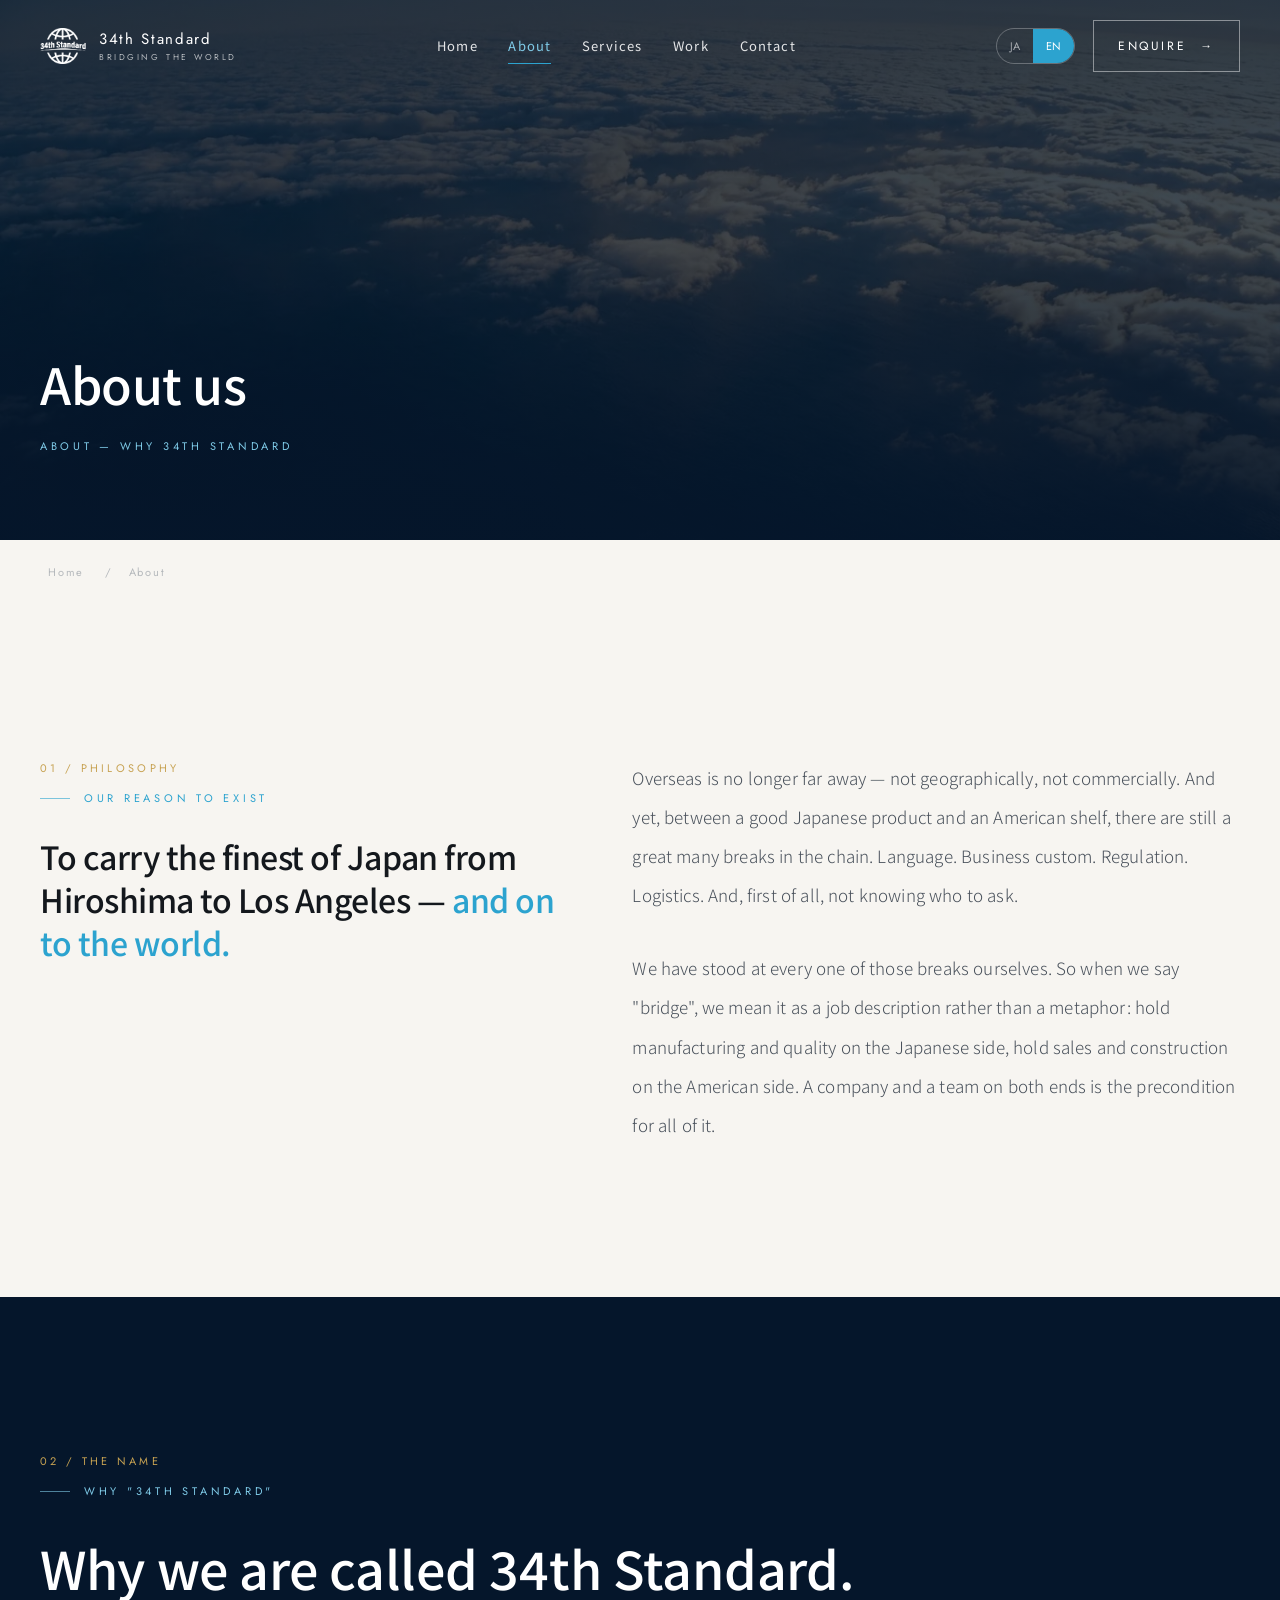
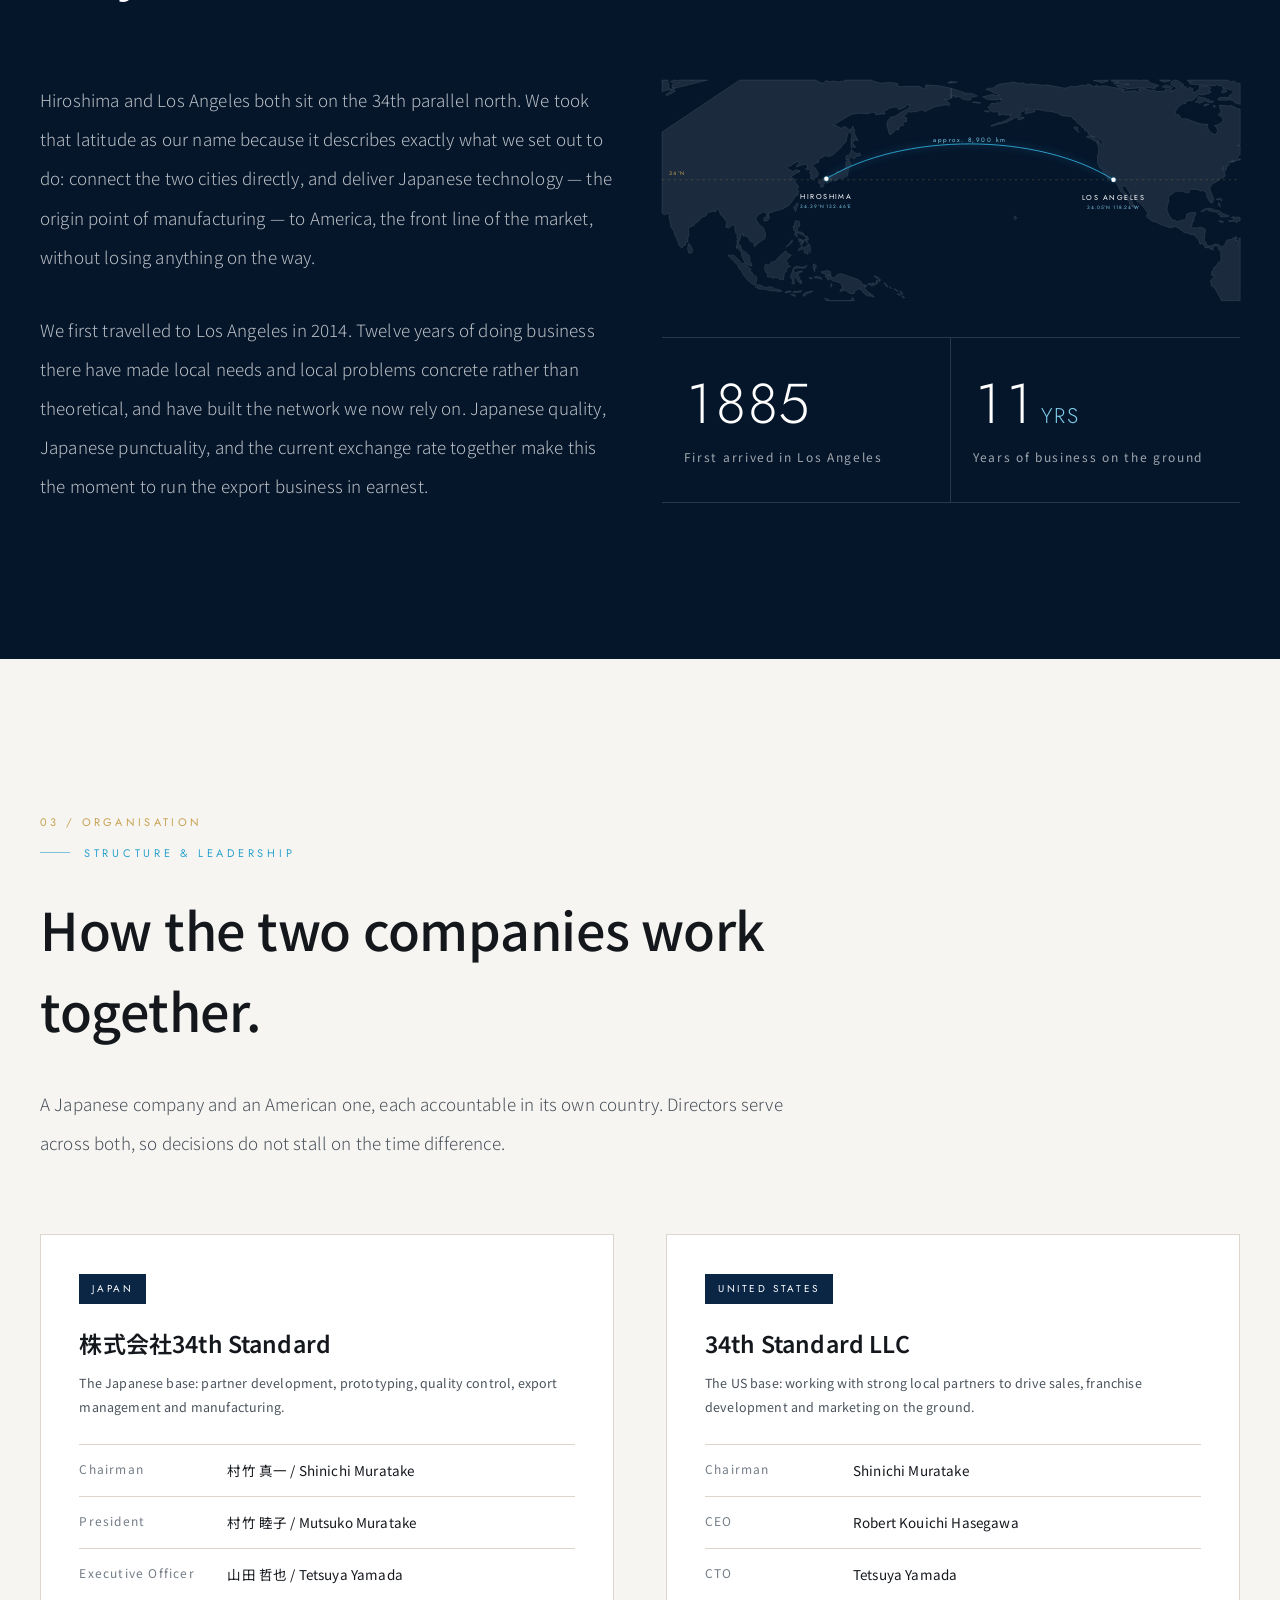
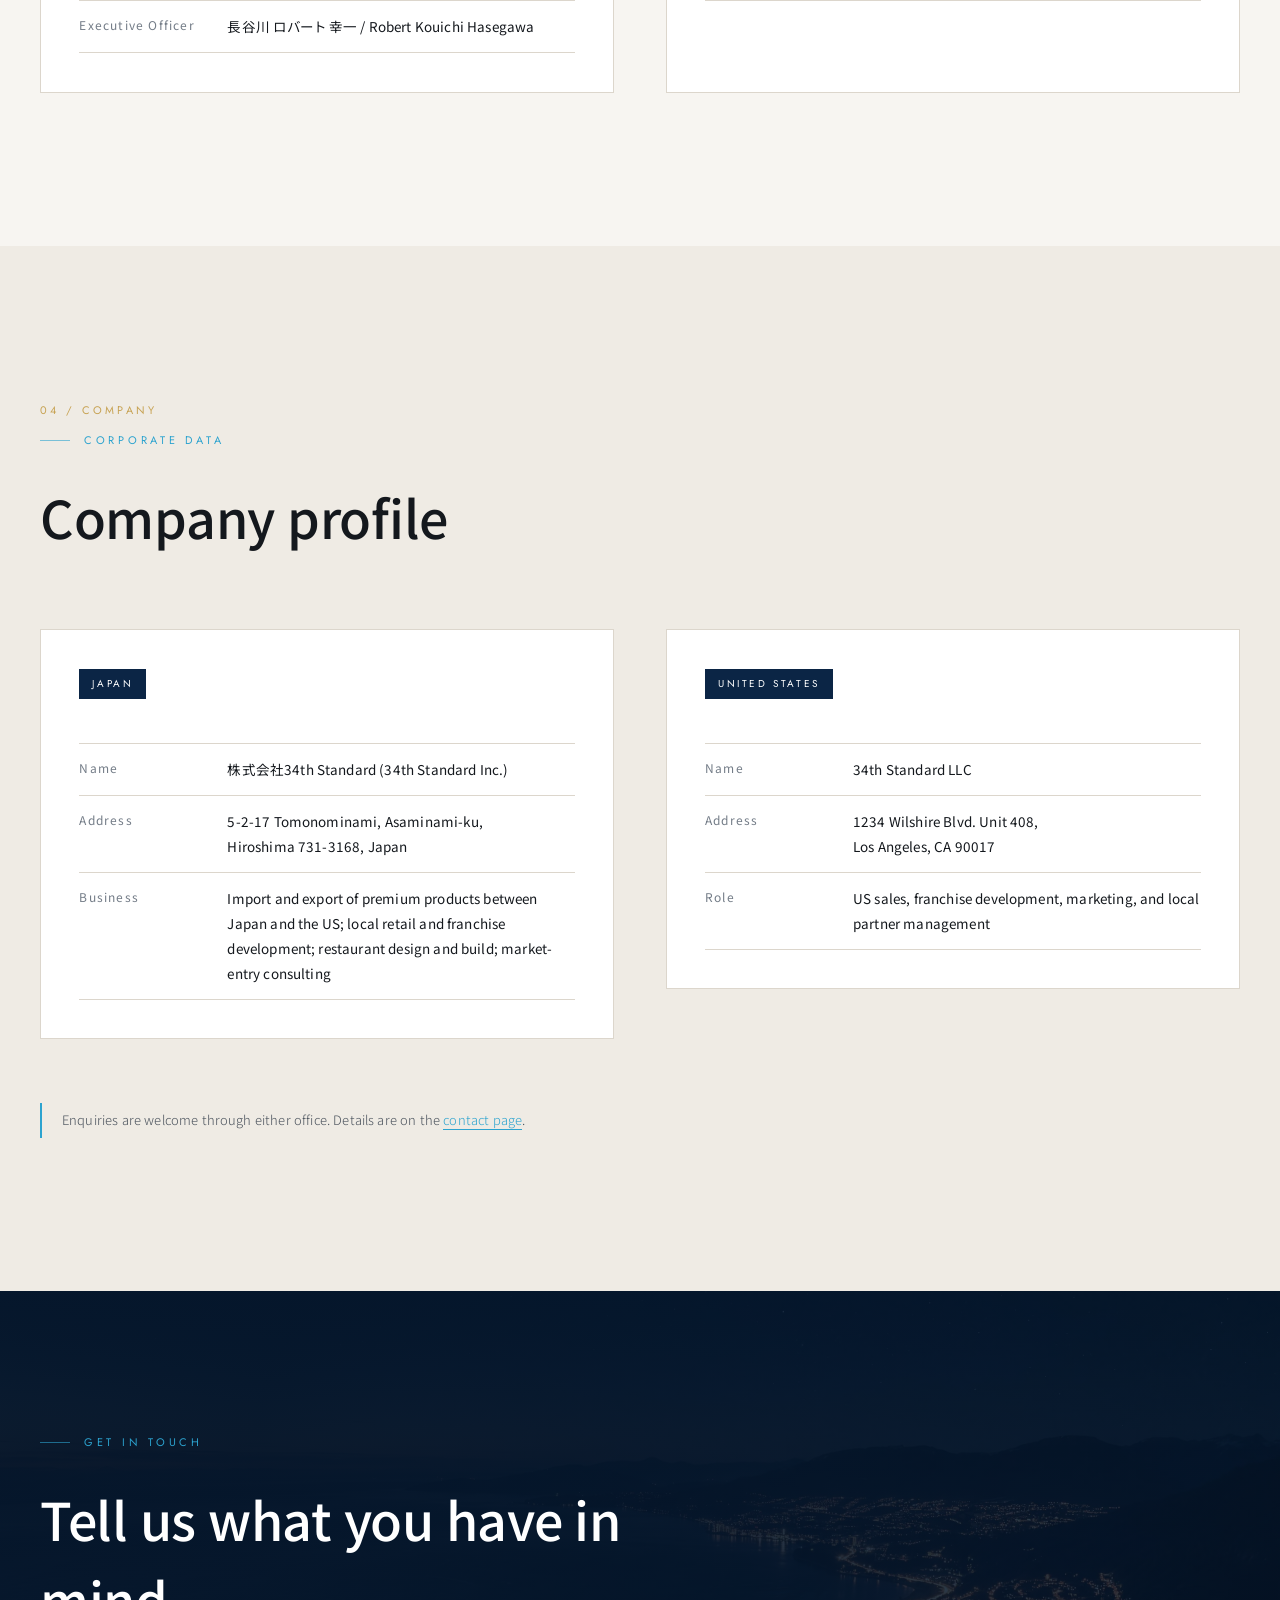
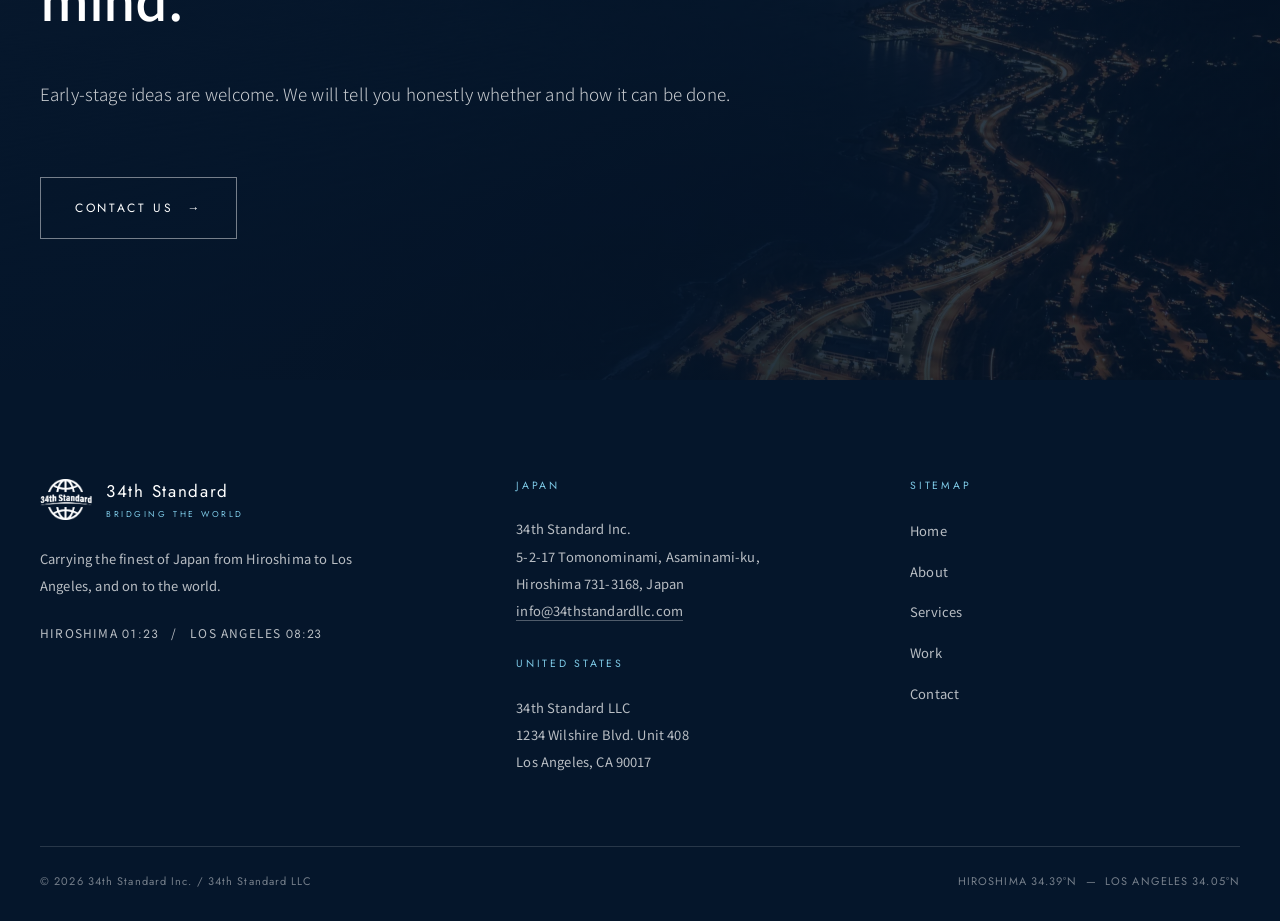
<file: about.html>
<meta charset="utf-8">
<meta name="viewport" content="width=device-width, initial-scale=1, viewport-fit=cover">
<title>私たちについて｜株式会社34th Standard</title>
<meta name="description" content="北緯34度線でつながる広島とロサンゼルス。2014年の初渡米から12年、日米の懸け橋となるべく事業を築いてきた34th Standardの理念・組織体制・会社概要。">
<meta name="theme-color" content="#05162B">
<link rel="canonical" href="https://kento-umapro.github.io/34th-standard/about.html">
<link rel="icon" href="assets/img/favicon.png">

<meta property="og:type" content="article">
<meta property="og:site_name" content="34th Standard">
<meta property="og:title" content="私たちについて｜株式会社34th Standard">
<meta property="og:description" content="北緯34度線でつながる広島とロサンゼルス。2014年の初渡米から12年、日米の懸け橋となるべく事業を築いてきました。">
<meta property="og:image" content="https://kento-umapro.github.io/34th-standard/assets/img/og.jpg">
<meta name="twitter:card" content="summary_large_image">

<link rel="preconnect" href="https://fonts.googleapis.com">
<link rel="preconnect" href="https://fonts.gstatic.com" crossorigin>
<link href="https://fonts.googleapis.com/css2?family=Jost:wght@300;400;500;600&family=Noto+Sans+JP:wght@300;400;500;700&display=swap" rel="stylesheet">
<script>document.documentElement.className="js"</script>
<link rel="stylesheet" href="assets/css/style.css">

<body
  data-title-ja="私たちについて｜株式会社34th Standard"
  data-title-en="About｜34th Standard Inc."
  data-desc-ja="北緯34度線でつながる広島とロサンゼルス。2014年の初渡米から12年、日米の懸け橋となるべく事業を築いてきた34th Standardの理念・組織体制・会社概要。"
  data-desc-en="Hiroshima and Los Angeles, linked by the 34th parallel. Twelve years of building a bridge between Japanese manufacturing and the American market.">

<a class="skip-link" href="#main"><span class="ja-only">本文へスキップ</span><span class="en-only">Skip to content</span></a>

<header class="hdr">
  <div class="hdr__in">
    <a class="hdr__logo" href="index.html" aria-label="34th Standard home">
      <span class="hdr__logo-mk">
        <img src="assets/img/logo-white.png" alt="34th Standard" class="lg lg--w">
        <img src="assets/img/logo.png" alt="" class="lg lg--c" aria-hidden="true">
      </span>
      <span class="hdr__logo-tx">34th Standard<small>BRIDGING THE WORLD</small></span>
    </a>
    <nav class="hdr__nav" aria-label="Main">
      <a href="index.html"><span class="ja-only">ホーム</span><span class="en-only">Home</span></a>
      <a href="about.html" aria-current="page"><span class="ja-only">私たちについて</span><span class="en-only">About</span></a>
      <a href="services.html"><span class="ja-only">事業内容</span><span class="en-only">Services</span></a>
      <a href="works.html"><span class="ja-only">取り組み</span><span class="en-only">Work</span></a>
      <a href="contact.html"><span class="ja-only">お問い合わせ</span><span class="en-only">Contact</span></a>
    </nav>
    <div class="hdr__right">
      <div class="lang" role="group" aria-label="Language">
        <button type="button" data-lang="ja" aria-pressed="true">JA</button>
        <button type="button" data-lang="en" aria-pressed="false">EN</button>
      </div>
      <a class="btn btn--light hdr__cta" href="contact.html"><span class="ja-only">ご相談</span><span class="en-only">Enquire</span><span class="arw" aria-hidden="true">→</span></a>
      <button class="burger" aria-label="Menu" aria-expanded="false" aria-controls="drawer"><span></span><span></span><span></span></button>
    </div>
  </div>
</header>

<div class="drawer" id="drawer">
  <nav class="drawer__nav" aria-label="Mobile">
    <a href="index.html"><span class="ja-only">ホーム</span><span class="en-only">Home</span><span>HOME</span></a>
    <a href="about.html"><span class="ja-only">私たちについて</span><span class="en-only">About</span><span>ABOUT</span></a>
    <a href="services.html"><span class="ja-only">事業内容</span><span class="en-only">Services</span><span>SERVICES</span></a>
    <a href="works.html"><span class="ja-only">取り組み</span><span class="en-only">Work</span><span>WORK</span></a>
    <a href="contact.html"><span class="ja-only">お問い合わせ</span><span class="en-only">Contact</span><span>CONTACT</span></a>
  </nav>
  <div class="drawer__foot">
    <div>HIROSHIMA <span class="clock" data-clock="jp">--:--</span> &nbsp;/&nbsp; LOS ANGELES <span class="clock" data-clock="us">--:--</span></div>
    <div style="margin-top:10px">株式会社34th Standard / 34th Standard LLC</div>
  </div>
</div>

<main id="main">

<section class="phero">
  <div class="phero__media"><img src="assets/img/pacific-clouds.webp" alt="" width="1376" height="768"></div>
  <div class="phero__in">
    <div class="shell">
      <h1><span class="ja-only">私たちについて</span><span class="en-only">About us</span></h1>
      <p class="phero__en">ABOUT — WHY 34TH STANDARD</p>
    </div>
  </div>
</section>

<div class="shell">
  <nav class="crumbs" aria-label="Breadcrumb">
    <a href="index.html"><span class="ja-only">ホーム</span><span class="en-only">Home</span></a>
    <span>/</span><span class="ja-only">私たちについて</span><span class="en-only">About</span>
  </nav>
</div>

<!-- ===================== PHILOSOPHY ===================== -->
<section class="sec">
  <div class="shell">
    <div class="stmt">
      <div class="rv">
        <span class="sec-num">01 / PHILOSOPHY</span>
        <p class="eyebrow">Our reason to exist</p>
        <h2 class="stmt__jp">
          <span class="ja-only">日本の最高品質を、<br>広島からロサンゼルス、<br><em>そして世界へ発信する。</em></span>
          <span class="en-only">To carry the finest of Japan from Hiroshima to Los Angeles — <em>and on to the world.</em></span>
        </h2>
      </div>
      <div class="rv rv-d1">
        <p class="lead">
          <span class="ja-only">海外はもはや、地理的にもビジネス的にも遠い存在ではありません。それでも、日本のいいものがアメリカの売り場に並ぶまでには、いくつもの断絶があります。言葉、商習慣、規制、物流、そして「誰に相談すればいいのか分からない」という最初のつまずき。</span>
          <span class="en-only">Overseas is no longer far away — not geographically, not commercially. And yet, between a good Japanese product and an American shelf, there are still a great many breaks in the chain. Language. Business custom. Regulation. Logistics. And, first of all, not knowing who to ask.</span>
        </p>
        <p class="lead mt-m">
          <span class="ja-only">私たちはその断絶のひとつひとつに、実際に立ち会ってきました。だから「懸け橋になる」という言葉を、比喩ではなく業務として定義しています。日本側で製造と品質を握り、米国側で販売と施工を握る。両側に会社と人がいることが、この事業の前提です。</span>
          <span class="en-only">We have stood at every one of those breaks ourselves. So when we say "bridge", we mean it as a job description rather than a metaphor: hold manufacturing and quality on the Japanese side, hold sales and construction on the American side. A company and a team on both ends is the precondition for all of it.</span>
        </p>
      </div>
    </div>
  </div>
</section>

<!-- ===================== WHY 34TH ===================== -->
<section class="sec sec--dark">
  <div class="shell">
    <div class="sec-head rv">
      <span class="sec-num">02 / THE NAME</span>
      <p class="eyebrow">Why "34th Standard"</p>
      <h2 class="h-xl">
        <span class="ja-only">なぜ34th Standardなのか。</span>
        <span class="en-only">Why we are called 34th Standard.</span>
      </h2>
    </div>

    <div class="grid-2">
      <div class="rv">
        <p class="lead">
          <span class="ja-only">拠点を置く広島とロサンゼルスは、共に北緯34度線上に位置しています。日本とアメリカの懸け橋となるべく、この緯度をそのまま社名に名付けました。2つの都市をダイレクトに結び、日本の技術（製造の原点）をアメリカ（市場の最前線）へブレなく送り届けたいと考えています。</span>
          <span class="en-only">Hiroshima and Los Angeles both sit on the 34th parallel north. We took that latitude as our name because it describes exactly what we set out to do: connect the two cities directly, and deliver Japanese technology — the origin point of manufacturing — to America, the front line of the market, without losing anything on the way.</span>
        </p>
        <p class="lead mt-m">
          <span class="ja-only">アメリカ・ロサンゼルスには2014年に初めて渡りました。そこから12年、ビジネスを通じて現地の様々なニーズや課題を明確に知ることが出来ました。あらゆる人脈を作ることが出来ましたので、日本の品質・納期や約束を守る勤勉さ、そして今の為替を利用した輸出事業を本格的に稼働させています。</span>
          <span class="en-only">We first travelled to Los Angeles in 2014. Twelve years of doing business there have made local needs and local problems concrete rather than theoretical, and have built the network we now rely on. Japanese quality, Japanese punctuality, and the current exchange rate together make this the moment to run the export business in earnest.</span>
        </p>
      </div>

      <div class="rv rv-d1">
        <div class="mapwrap" style="margin-top:0">
          <svg viewBox="0 0 1200 458" role="img" aria-labelledby="m2">
        <title id="m2">北緯34度線で結ばれた広島とロサンゼルス</title>

        <g class="map-land"><path d="M341,458 341,456 337,454 340,453 350,458 392,458 394,453 396,451 399,458Z"/><path d="M502,450 504,452 500,452 498,448 502,450Z"/><path d="M277,449 274,449 267,445 272,444 277,447 277,449Z"/><path d="M496,447 490,446 489,445 489,443 493,444 496,447Z"/><path d="M500,445 499,446 495,441 494,438 496,438 500,445Z"/><path d="M297,448 292,449 294,443 300,440 311,438 313,439 300,444 297,448Z"/><path d="M261,437 263,438 267,438 268,440 255,442 257,439 260,439 261,437Z"/><path d="M289,437 288,440 280,441 272,441 272,439 277,438 280,439 289,437Z"/><path d="M490,438 490,439 486,437 481,433 484,434 490,438Z"/><path d="M477,433 474,432 472,429 477,433Z"/><path d="M211,430 221,430 222,428 232,431 234,434 243,435 249,438 243,440 237,438 226,438 211,434 209,435 199,433 198,430 193,430 197,425 203,425 210,428 211,430Z"/><path d="M353,427 350,430 350,426 352,422 353,427Z"/><path d="M468,430 467,430 465,428 461,421 462,420 469,428 468,430Z"/><path d="M447,423 444,423 443,425 438,427 435,427 427,424 428,422 436,423 437,420 438,423 441,422 445,419 445,415 449,416 447,423Z"/><path d="M312,412 310,413 306,412 305,410 311,410 312,412Z"/><path d="M330,410 332,414 327,412 316,411 317,408 324,408 330,410Z"/><path d="M453,417 452,419 449,413 440,408 441,406 449,410 453,414 453,417Z"/><path d="M350,399 351,408 357,411 362,405 368,402 373,402 407,414 414,419 414,423 424,426 425,429 420,429 421,433 426,437 429,442 433,442 432,445 437,446 435,447 441,449 440,450 437,451 435,449 425,448 418,442 415,437 408,434 400,438 400,442 396,444 387,442 383,438 377,437 376,438 369,439 371,434 375,433 373,427 371,422 360,418 355,417 347,412 346,415 344,415 342,411 338,408 344,406 348,406 347,405 339,405 337,402 332,401 330,398 337,397 340,395 349,397 350,399Z"/><path d="M301,385 297,390 293,391 288,390 274,391 273,396 278,400 281,398 291,396 291,399 288,398 286,401 281,403 286,410 285,412 290,418 290,422 287,423 285,422 288,417 282,419 281,418 282,416 278,412 278,407 274,409 275,423 272,424 269,422 271,417 270,412 268,412 266,408 268,404 273,390 278,386 289,388 295,388 300,384 301,385Z"/><path d="M320,387 320,391 317,391 316,394 318,397 317,398 315,394 313,387 314,383 316,381 316,384 320,384 320,387Z"/><path d="M195,425 189,425 178,416 171,408 164,396 160,392 156,383 151,379 148,375 138,366 138,363 150,364 167,381 173,381 177,385 180,390 185,392 182,397 187,399 190,405 194,406 197,409 195,425Z"/><path d="M261,383 267,388 261,388 259,392 259,397 254,401 252,415 251,413 245,415 243,412 239,411 236,410 229,412 227,409 219,409 219,401 216,400 213,395 213,385 216,382 220,384 225,383 226,378 235,376 243,366 252,359 255,355 257,355 260,358 260,360 268,363 268,365 264,366 265,368 261,370 258,375 262,380 261,383Z"/><path d="M308,347 308,354 307,359 305,353 302,356 304,360 302,362 296,359 294,355 296,353 292,350 291,352 288,352 284,355 283,353 285,349 292,345 294,348 298,346 299,344 303,344 302,339 307,342 308,347Z"/><path d="M61,359 56,360 54,356 53,348 55,339 59,342 64,352 63,357 61,359Z"/><path d="M294,337 289,344 286,340 288,337 289,333 292,333 291,337 295,331 294,337Z"/><path d="M265,342 257,347 267,336 270,331 271,335 265,342Z"/><path d="M283,328 286,330 290,330 290,332 284,336 283,328Z"/><path d="M303,326 304,332 300,331 302,336 299,337 299,334 297,333 296,330 299,330 299,328 296,324 301,324 303,326Z"/><path d="M281,321 280,326 274,319 279,319 281,321Z"/><path d="M280,292 283,293 285,292 285,296 286,299 285,304 282,306 281,310 282,315 287,315 294,318 294,321 296,322 295,324 291,322 289,319 287,321 284,318 279,318 276,317 276,315 278,313 277,312 276,314 273,311 272,303 274,305 275,297 277,292 280,292Z"/><path d="M1162,295 1161,296 1155,293 1157,292 1162,292 1166,295 1162,295Z"/><path d="M1186,284 1191,285 1196,284 1200,286 1200,292 1195,293 1192,297 1191,294 1187,293 1179,294 1176,293 1176,291 1185,292 1187,291 1185,289 1185,286 1181,286 1183,284 1186,284Z"/><path d="M220,291 215,293 211,292 211,287 213,285 222,283 224,285 220,291Z"/><path d="M733,289 733,290 731,289 731,285 732,282 735,284 737,286 733,289Z"/><path d="M1147,269 1149,271 1154,270 1164,277 1169,278 1169,280 1173,280 1177,282 1177,283 1173,284 1158,284 1161,281 1156,280 1152,275 1136,272 1134,271 1136,269 1130,269 1123,273 1118,273 1125,268 1133,266 1142,267 1147,269Z"/><path d="M1159,263 1158,263 1154,259 1155,255 1157,255 1159,263Z"/><path d="M279,268 277,273 274,268 273,264 277,259 281,255 283,256 279,268Z"/><path d="M1157,248 1151,249 1151,247 1157,246 1157,248Z"/><path d="M1162,248 1161,252 1160,248 1158,245 1162,248Z"/><path d="M353,206 353,208 350,212 348,210 345,211 344,214 340,213 340,210 343,207 346,208 349,205 353,206Z"/><path d="M387,190 385,194 386,197 383,201 376,204 367,204 359,210 355,208 355,204 345,205 339,208 333,208 338,212 335,221 331,223 328,221 330,216 326,215 324,211 329,209 332,206 342,199 352,198 358,199 364,189 368,192 379,184 382,178 381,171 383,168 389,167 392,175 392,179 387,185 387,190Z"/><path d="M403,152 407,153 411,151 412,157 404,158 399,164 391,160 388,166 382,166 381,161 384,156 389,156 393,144 399,150 403,152Z"/><path d="M908,128 905,129 896,126 889,121 883,120 881,117 882,116 896,118 900,123 906,125 908,128Z"/><path d="M858,98 863,98 862,104 866,108 864,108 856,101 855,97 858,98Z"/><path d="M402,116 407,126 399,124 396,132 401,137 401,141 397,138 393,142 392,126 394,115 391,109 391,102 396,99 394,97 396,96 400,105 399,110 402,116Z"/><path d="M747,81 742,83 739,82 738,79 746,77 750,77 752,79 747,81Z"/><path d="M679,66 675,67 668,64 678,64 679,66Z"/><path d="M1149,54 1147,57 1143,54 1146,52 1149,54Z"/><path d="M1135,51 1129,54 1125,54 1124,52 1128,50 1135,50 1135,51Z"/><path d="M645,45 662,47 657,49 651,47 646,47 645,47 645,45Z"/><path d="M1117,35 1118,37 1121,36 1136,41 1137,44 1141,43 1145,45 1140,47 1132,46 1128,43 1115,49 1113,46 1106,46 1111,43 1113,34 1117,35Z"/><path d="M1168,26 1162,27 1161,24 1163,21 1168,20 1172,22 1172,24 1168,26Z"/><path d="M627,30 631,31 630,27 644,28 655,33 650,35 641,36 641,41 638,42 633,42 622,39 621,36 615,35 609,36 606,34 607,32 601,33 603,36 600,38 600,17 628,26 627,30Z"/><path d="M1060,16 1057,18 1049,16 1045,17 1037,14 1046,10 1055,13 1060,16Z"/><path d="M600,6 594,7 593,5 600,3 600,6Z"/><path d="M607,6 600,6 600,3 613,4 607,6Z"/><path d="M1088,14 1088,19 1095,15 1102,18 1100,23 1105,26 1111,22 1115,18 1115,12 1131,13 1138,15 1139,18 1135,21 1139,24 1138,27 1127,30 1120,31 1114,30 1106,39 1099,43 1091,43 1087,46 1087,49 1080,50 1074,54 1068,61 1066,65 1065,71 1073,72 1078,81 1086,80 1096,83 1106,87 1118,91 1133,92 1132,97 1134,102 1138,108 1146,113 1150,112 1153,106 1150,97 1146,95 1155,92 1161,88 1164,84 1164,81 1160,76 1154,72 1160,66 1156,53 1160,52 1175,54 1179,52 1191,57 1193,59 1200,60 1200,133 1194,137 1200,135 1200,154 1196,159 1195,162 1197,165 1200,165 1199,163 1200,164 1200,166 1180,169 1188,168 1189,169 1182,171 1178,170 1177,172 1178,172 1177,176 1173,180 1170,177 1172,183 1168,190 1169,186 1166,184 1165,179 1164,182 1165,185 1162,184 1166,186 1166,191 1167,191 1169,199 1165,203 1160,204 1156,208 1151,210 1150,212 1144,215 1138,221 1137,225 1138,229 1145,246 1143,255 1139,255 1138,253 1136,252 1130,241 1131,237 1129,234 1123,229 1118,231 1111,227 1095,227 1093,228 1095,233 1090,234 1086,234 1082,231 1070,231 1065,232 1052,241 1051,247 1052,252 1049,260 1048,270 1052,280 1059,290 1065,291 1067,294 1083,290 1087,288 1089,278 1099,275 1107,275 1108,276 1108,279 1104,286 1105,287 1103,293 1100,292 1101,293 1100,303 1097,306 1101,307 1102,306 1108,307 1118,305 1127,309 1128,311 1128,315 1126,319 1127,325 1125,332 1133,344 1140,344 1148,340 1154,341 1160,345 1163,346 1167,342 1169,341 1170,335 1173,332 1177,332 1177,331 1181,331 1190,325 1194,327 1193,330 1189,330 1191,333 1191,336 1189,339 1191,343 1193,343 1194,339 1193,337 1192,333 1199,331 1198,328 1200,327 1200,458 1161,458 1147,432 1139,426 1140,424 1138,419 1139,415 1147,407 1146,405 1143,407 1140,405 1141,403 1140,398 1142,398 1145,391 1145,389 1152,385 1151,384 1153,383 1153,380 1154,378 1157,378 1161,372 1159,370 1160,367 1159,362 1160,361 1159,356 1155,352 1154,349 1155,347 1150,344 1148,344 1143,349 1145,352 1141,353 1140,350 1137,351 1136,348 1130,348 1130,349 1126,347 1125,346 1126,343 1120,340 1118,338 1118,341 1115,339 1115,334 1113,333 1114,332 1104,322 1106,322 1105,320 1099,321 1088,317 1084,317 1073,308 1065,304 1055,307 1032,299 1026,295 1017,293 1009,287 1006,284 1005,281 1007,281 1008,276 1003,269 991,255 986,253 985,252 986,248 980,245 978,241 975,240 970,235 965,225 965,223 961,221 956,219 955,221 956,228 973,247 978,257 978,260 981,260 985,265 982,268 980,265 970,258 969,251 957,245 954,242 957,241 959,239 959,237 952,232 942,212 936,209 935,207 924,204 923,201 918,195 914,187 907,180 906,176 903,173 904,164 903,159 905,154 906,144 905,137 902,130 902,129 910,131 913,136 915,134 912,125 897,118 887,115 884,111 884,107 877,105 877,101 870,97 870,94 862,90 860,85 853,81 850,76 837,75 830,74 819,68 804,65 797,65 779,61 773,62 774,66 754,70 753,67 756,61 762,60 760,58 742,69 746,72 741,76 729,80 728,82 719,85 718,87 683,96 682,95 699,88 706,87 722,79 722,75 725,71 719,73 717,72 714,74 711,71 709,73 707,71 702,73 698,73 699,67 695,66 688,67 680,63 680,60 676,57 684,48 692,49 697,46 701,47 705,45 704,42 701,41 705,39 696,41 694,42 690,41 682,41 674,40 665,35 685,30 689,30 688,32 700,32 696,29 689,27 680,22 672,20 675,17 685,17 692,14 693,12 699,9 714,6 719,6 728,4 736,5 740,7 742,6 752,6 751,8 760,9 765,8 791,11 799,10 837,17 849,13 857,14 874,10 878,12 882,11 883,8 887,9 896,14 903,10 904,14 911,13 913,12 919,12 940,16 953,17 961,20 953,22 963,24 982,22 988,25 994,22 988,20 992,18 1003,17 1013,22 1019,21 1028,24 1045,23 1044,20 1049,19 1058,21 1057,26 1061,21 1065,21 1068,16 1056,10 1056,4 1062,0 1070,1 1075,4 1083,10 1078,13 1088,14Z"/><path d="M990,0 992,2 994,0 1009,0 1012,5 1031,11 1030,13 1021,14 1025,16 1023,18 1004,15 964,19 961,16 953,15 949,15 942,11 969,9 958,8 939,8 936,6 948,4 931,2 933,0Z"/><path d="M1173,0 1177,1 1178,4 1188,2 1193,6 1200,7 1200,51 1188,47 1190,45 1174,40 1174,42 1158,42 1153,41 1157,36 1178,36 1177,34 1178,31 1186,26 1182,21 1163,17 1166,16 1160,12 1155,12 1151,10 1148,12 1138,12 1098,9 1094,7 1099,4 1092,4 1090,0Z"/><path d="M1055,0 1054,2 1045,4 1040,4 1032,0Z"/><path d="M925,3 910,6 908,4 895,1 927,0 925,1 925,3Z"/><path d="M0,108 161,0 319,0 326,4 334,7 340,1 348,3 358,2 368,4 372,2 381,3 379,0 435,0 438,2 453,6 475,5 485,6 490,8 489,12 496,14 503,13 534,13 543,18 550,16 545,13 548,10 577,12 600,17 600,38 593,41 586,40 591,43 597,49 597,51 596,53 586,52 566,56 549,64 547,66 539,62 525,67 523,65 518,67 510,66 508,70 502,75 502,77 508,78 508,86 503,87 500,91 502,94 493,96 491,103 483,104 481,109 473,114 471,111 466,91 469,83 473,80 474,77 482,76 501,64 511,59 515,52 509,52 505,56 492,62 487,56 473,58 459,67 464,70 443,72 444,68 435,67 428,70 412,69 394,71 355,94 364,95 367,98 372,100 375,97 381,97 389,103 389,108 385,113 382,128 374,136 372,140 354,156 347,159 343,159 340,157 332,161 332,162 329,162 327,164 325,166 326,170 314,176 313,179 318,182 324,192 324,198 322,201 313,205 308,205 309,198 306,192 310,191 306,187 304,186 302,187 298,185 301,182 302,177 296,175 288,177 284,179 278,181 281,178 280,176 285,172 282,169 271,175 267,179 262,179 259,181 262,185 267,186 267,188 271,190 277,186 286,188 286,191 279,193 276,196 271,198 268,202 274,205 276,211 283,220 283,224 280,225 281,228 284,230 282,239 279,239 265,259 250,268 244,269 241,272 239,270 236,272 222,276 221,282 218,282 216,278 217,276 210,274 200,280 196,285 195,289 204,302 209,305 212,309 215,319 214,329 203,336 192,346 190,342 191,339 187,336 183,335 178,326 173,324 168,324 169,320 164,320 164,326 159,338 159,342 163,343 166,352 169,355 172,356 180,363 182,366 183,378 185,379 187,386 183,386 171,378 165,364 165,360 164,357 155,347 155,350 154,347 156,339 155,334 157,330 155,327 156,321 153,318 151,305 148,300 138,307 132,305 134,298 133,293 128,287 129,285 126,284 122,280 117,269 112,268 112,271 111,274 104,272 103,274 93,275 93,280 90,283 82,286 76,293 67,300 66,302 56,306 55,310 56,322 54,327 54,336 51,336 48,341 50,342 45,344 41,349 36,344 31,331 27,323 24,313 19,306 15,288 14,276 6,280 3,279 0,276Z"/><path d="M95,0 0,24 0,0 14,0 10,3 13,5 15,9 14,16 20,20 18,23 7,31 13,32 15,30 21,28 23,26 28,23 24,20 27,16 21,16 20,13 24,7 17,3 25,0 30,0 29,4 35,5 32,1 35,0 58,0 63,1 61,0Z"/></g>

        <line class="map-lat" x1="0" y1="207" x2="1200" y2="207"/>
        <text x="14" y="198" font-family="Jost, sans-serif" font-size="11" letter-spacing="3" fill="#C7A252">34°N</text>

        <path class="map-arc" d="M341 205 C 500 108, 780 108, 937 207"/>

        <g class="map-city">
          <circle class="halo" cx="341" cy="205" r="5"/>
          <circle class="core" cx="341" cy="205" r="4.5"/>
          <text x="341" y="248" text-anchor="middle">HIROSHIMA</text>
          <text class="sub" x="341" y="266" text-anchor="middle">34.39°N 132.46°E</text>
        </g>
        <g class="map-city">
          <circle class="halo" cx="937" cy="207" r="5"/>
          <circle class="core" cx="937" cy="207" r="4.5"/>
          <text x="937" y="250" text-anchor="middle">LOS ANGELES</text>
          <text class="sub" x="937" y="268" text-anchor="middle">34.05°N 118.24°W</text>
        </g>

        <text x="639" y="128" text-anchor="middle" font-family="Jost, sans-serif" font-size="13" letter-spacing="3" fill="#7FCBE8">approx. 8,900 km</text>
      </svg>

          <div class="map-mobile">
            <p><span class="nm">HIROSHIMA</span><span class="co">34.39°N 132.46°E</span></p>
            <div class="map-mobile__line"><span>approx. 8,900 km</span></div>
            <p><span class="nm">LOS ANGELES</span><span class="co">34.05°N 118.24°W</span></p>
          </div>
        </div>

        <ul class="stats" style="margin-top:36px">
          <li>
            <div class="n"><span data-count="2014">2014</span></div>
            <p class="k"><span class="ja-only">ロサンゼルスへ初渡米</span><span class="en-only">First arrived in Los Angeles</span></p>
          </li>
          <li>
            <div class="n"><span data-count="12">12</span><span class="u">YRS</span></div>
            <p class="k"><span class="ja-only">現地ビジネスの積み重ね</span><span class="en-only">Years of business on the ground</span></p>
          </li>
        </ul>
      </div>
    </div>
  </div>
</section>

<!-- ===================== ORGANISATION ===================== -->
<section class="sec">
  <div class="shell">
    <div class="sec-head rv">
      <span class="sec-num">03 / ORGANISATION</span>
      <p class="eyebrow">Structure &amp; leadership</p>
      <h2 class="h-xl">
        <span class="ja-only">組織体制と、日米の連携。</span>
        <span class="en-only">How the two companies work together.</span>
      </h2>
      <p class="lead mt-m">
        <span class="ja-only">日本法人と米国法人が、それぞれの国で責任を持ちます。役員は両社を横断して兼務しており、時差をまたいで意思決定が止まらない体制です。</span>
        <span class="en-only">A Japanese company and an American one, each accountable in its own country. Directors serve across both, so decisions do not stall on the time difference.</span>
      </p>
    </div>

    <div class="org">
      <div class="org__box rv">
        <span class="org__tag">JAPAN</span>
        <p class="org__nm">株式会社34th Standard</p>
        <p class="org__role">
          <span class="ja-only">日本の拠点。パートナー企業との連携強化・試作・品質管理・輸出管理・製造。</span>
          <span class="en-only">The Japanese base: partner development, prototyping, quality control, export management and manufacturing.</span>
        </p>
        <dl>
          <div>
            <dt><span class="ja-only">取締役会長</span><span class="en-only">Chairman</span></dt>
            <dd>村竹 真一<span class="en-only"> / Shinichi Muratake</span></dd>
          </div>
          <div>
            <dt><span class="ja-only">代表取締役</span><span class="en-only">President</span></dt>
            <dd>村竹 睦子<span class="en-only"> / Mutsuko Muratake</span></dd>
          </div>
          <div>
            <dt><span class="ja-only">執行役員</span><span class="en-only">Executive Officer</span></dt>
            <dd>山田 哲也<span class="en-only"> / Tetsuya Yamada</span></dd>
          </div>
          <div>
            <dt><span class="ja-only">執行役員</span><span class="en-only">Executive Officer</span></dt>
            <dd>長谷川 ロバート 幸一<span class="en-only"> / Robert Kouichi Hasegawa</span></dd>
          </div>
        </dl>
      </div>

      <div class="org__box rv rv-d1">
        <span class="org__tag">UNITED STATES</span>
        <p class="org__nm">34th Standard LLC</p>
        <p class="org__role">
          <span class="ja-only">米国の拠点。強力なローカルパートナーと連携し、現地での営業・フランチャイズ展開・マーケティングを牽引。</span>
          <span class="en-only">The US base: working with strong local partners to drive sales, franchise development and marketing on the ground.</span>
        </p>
        <dl>
          <div><dt>Chairman</dt><dd>Shinichi Muratake</dd></div>
          <div><dt>CEO</dt><dd>Robert Kouichi Hasegawa</dd></div>
          <div><dt>CTO</dt><dd>Tetsuya Yamada</dd></div>
        </dl>
      </div>
    </div>
  </div>
</section>

<!-- ===================== COMPANY DATA ===================== -->
<section class="sec sec--paper2">
  <div class="shell">
    <div class="sec-head rv">
      <span class="sec-num">04 / COMPANY</span>
      <p class="eyebrow">Corporate data</p>
      <h2 class="h-xl"><span class="ja-only">会社概要</span><span class="en-only">Company profile</span></h2>
    </div>

    <div class="org">
      <div class="rv">
        <div class="org__box" style="background:#fff">
          <span class="org__tag">JAPAN</span>
          <dl>
            <div>
              <dt><span class="ja-only">商号</span><span class="en-only">Name</span></dt>
              <dd>株式会社34th Standard<span class="en-only"> (34th Standard Inc.)</span></dd>
            </div>
            <div>
              <dt><span class="ja-only">所在地</span><span class="en-only">Address</span></dt>
              <dd>
                <span class="ja-only">〒731-3168<br>広島県広島市安佐南区伴南5丁目2-17</span>
                <span class="en-only">5-2-17 Tomonominami, Asaminami-ku,<br>Hiroshima 731-3168, Japan</span>
              </dd>
            </div>
            <div>
              <dt><span class="ja-only">事業内容</span><span class="en-only">Business</span></dt>
              <dd>
                <span class="ja-only">日米間における高品質プロダクトの輸出入、現地での販売・フランチャイズ展開、店舗デザイン及び施工、進出コンサルティング</span>
                <span class="en-only">Import and export of premium products between Japan and the US; local retail and franchise development; restaurant design and build; market-entry consulting</span>
              </dd>
            </div>
          </dl>
        </div>
      </div>

      <div class="rv rv-d1">
        <div class="org__box" style="background:#fff">
          <span class="org__tag">UNITED STATES</span>
          <dl>
            <div>
              <dt><span class="ja-only">商号</span><span class="en-only">Name</span></dt>
              <dd>34th Standard LLC</dd>
            </div>
            <div>
              <dt><span class="ja-only">所在地</span><span class="en-only">Address</span></dt>
              <dd>1234 Wilshire Blvd. Unit 408,<br>Los Angeles, CA 90017</dd>
            </div>
            <div>
              <dt><span class="ja-only">役割</span><span class="en-only">Role</span></dt>
              <dd>
                <span class="ja-only">米国での営業、フランチャイズ展開、マーケティング、ローカルパートナーとの連携</span>
                <span class="en-only">US sales, franchise development, marketing, and local partner management</span>
              </dd>
            </div>
          </dl>
        </div>
      </div>
    </div>

    <p class="notice mt-l rv">
      <span class="ja-only">各種お問い合わせは、広島・ロサンゼルスどちらの窓口からでもお受けしています。ご連絡先は<a href="contact.html" style="color:var(--brand);border-bottom:1px solid currentColor">お問い合わせページ</a>をご覧ください。</span>
      <span class="en-only">Enquiries are welcome through either office. Details are on the <a href="contact.html" style="color:var(--brand);border-bottom:1px solid currentColor">contact page</a>.</span>
    </p>
  </div>
</section>

<!-- ===================== CTA ===================== -->
<section class="cta">
  <div class="cta__bg"><img src="assets/img/coast-night.webp" alt="" loading="lazy" width="1376" height="768"></div>
  <div class="cta__in">
    <div class="shell">
      <div style="max-width:44em">
        <p class="eyebrow">Get in touch</p>
        <h2 class="h-xl">
          <span class="ja-only">まず、話を聞かせてください。</span>
          <span class="en-only">Tell us what you have in mind.</span>
        </h2>
        <p class="lead mt-m" style="color:rgba(255,255,255,.78)">
          <span class="ja-only">構想段階でも構いません。実現の可否も含めて、率直にお答えします。</span>
          <span class="en-only">Early-stage ideas are welcome. We will tell you honestly whether and how it can be done.</span>
        </p>
        <p class="mt-l">
          <a class="btn btn--light" href="contact.html">
            <span class="ja-only">お問い合わせ</span><span class="en-only">Contact us</span>
            <span class="arw" aria-hidden="true">→</span>
          </a>
        </p>
      </div>
    </div>
  </div>
</section>

</main>

<footer class="ftr">
  <div class="shell">
    <div class="ftr__top">
      <div>
        <div class="ftr__logo">
          <img src="assets/img/logo-white.png" alt="">
          <span><b>34th Standard</b><small>BRIDGING THE WORLD</small></span>
        </div>
        <p style="font-size:13px;line-height:2.1;max-width:26em">
          <span class="ja-only">日本の最高品質を、広島からロサンゼルス、<br>そして世界へ発信する。</span>
          <span class="en-only">Carrying the finest of Japan from Hiroshima to Los Angeles, and on to the world.</span>
        </p>
        <p style="margin-top:22px;font-size:12px;letter-spacing:.1em">
          HIROSHIMA <span class="clock" data-clock="jp">--:--</span>
          &nbsp;&nbsp;/&nbsp;&nbsp;
          LOS ANGELES <span class="clock" data-clock="us">--:--</span>
        </p>
      </div>
      <div>
        <h4>Japan</h4>
        <address>
          <span class="ja-only">株式会社34th Standard<br>〒731-3168<br>広島県広島市安佐南区伴南5丁目2-17<br></span>
          <span class="en-only">34th Standard Inc.<br>5-2-17 Tomonominami, Asaminami-ku,<br>Hiroshima 731-3168, Japan</span>
          <br><a href="mailto:info@34thstandardllc.com" style="border-bottom:1px solid rgba(255,255,255,.3)">info@34thstandardllc.com</a>
        </address>
        <h4 style="margin-top:30px">United States</h4>
        <address>34th Standard LLC<br>1234 Wilshire Blvd. Unit 408<br>Los Angeles, CA 90017</address>
      </div>
      <div>
        <h4>Sitemap</h4>
        <ul class="ftr__links">
          <li><a href="index.html"><span class="ja-only">ホーム</span><span class="en-only">Home</span></a></li>
          <li><a href="about.html"><span class="ja-only">私たちについて</span><span class="en-only">About</span></a></li>
          <li><a href="services.html"><span class="ja-only">事業内容</span><span class="en-only">Services</span></a></li>
          <li><a href="works.html"><span class="ja-only">取り組み</span><span class="en-only">Work</span></a></li>
          <li><a href="contact.html"><span class="ja-only">お問い合わせ</span><span class="en-only">Contact</span></a></li>
        </ul>
      </div>
    </div>
    <div class="ftr__bot">
      <span>© <span data-year>2026</span> 34th Standard Inc. / 34th Standard LLC</span>
      <span>HIROSHIMA 34.39°N &nbsp;—&nbsp; LOS ANGELES 34.05°N</span>
    </div>
  </div>
</footer>

<script src="assets/js/main.js" defer></script>
</file>
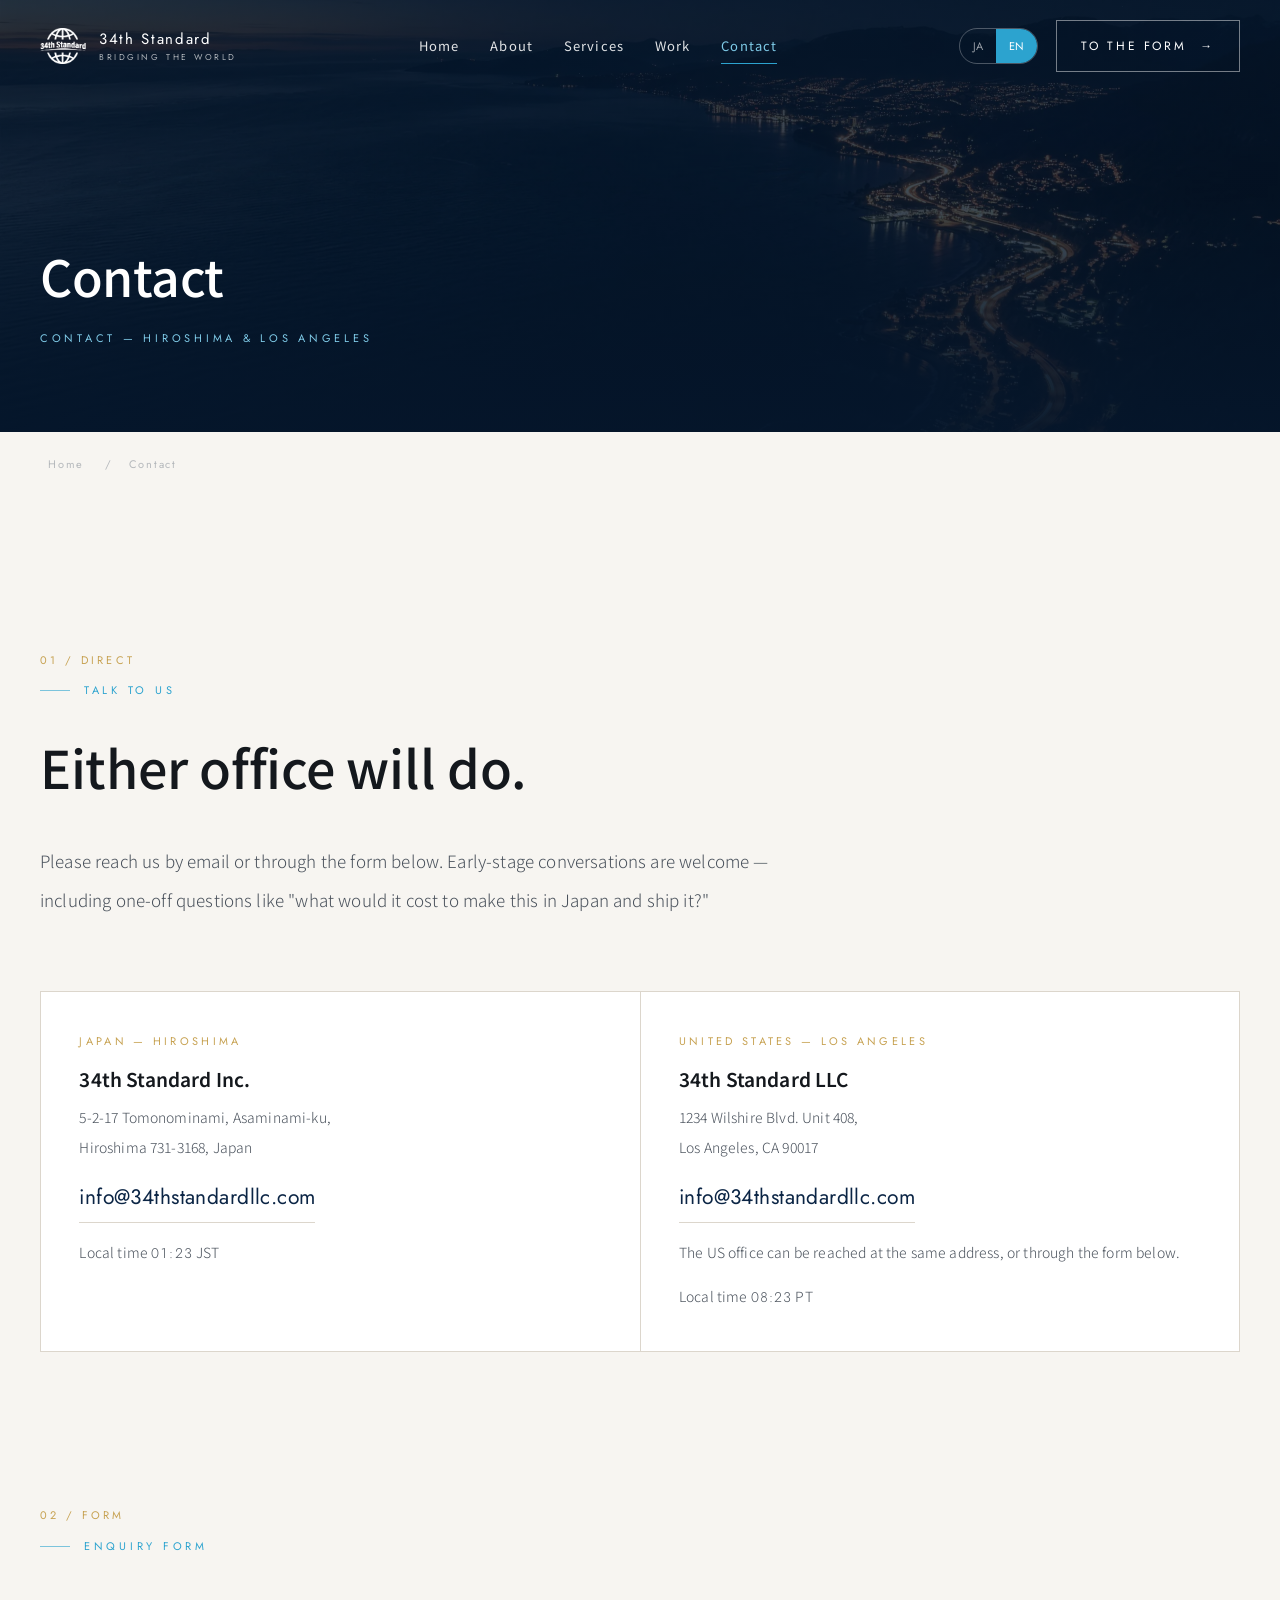
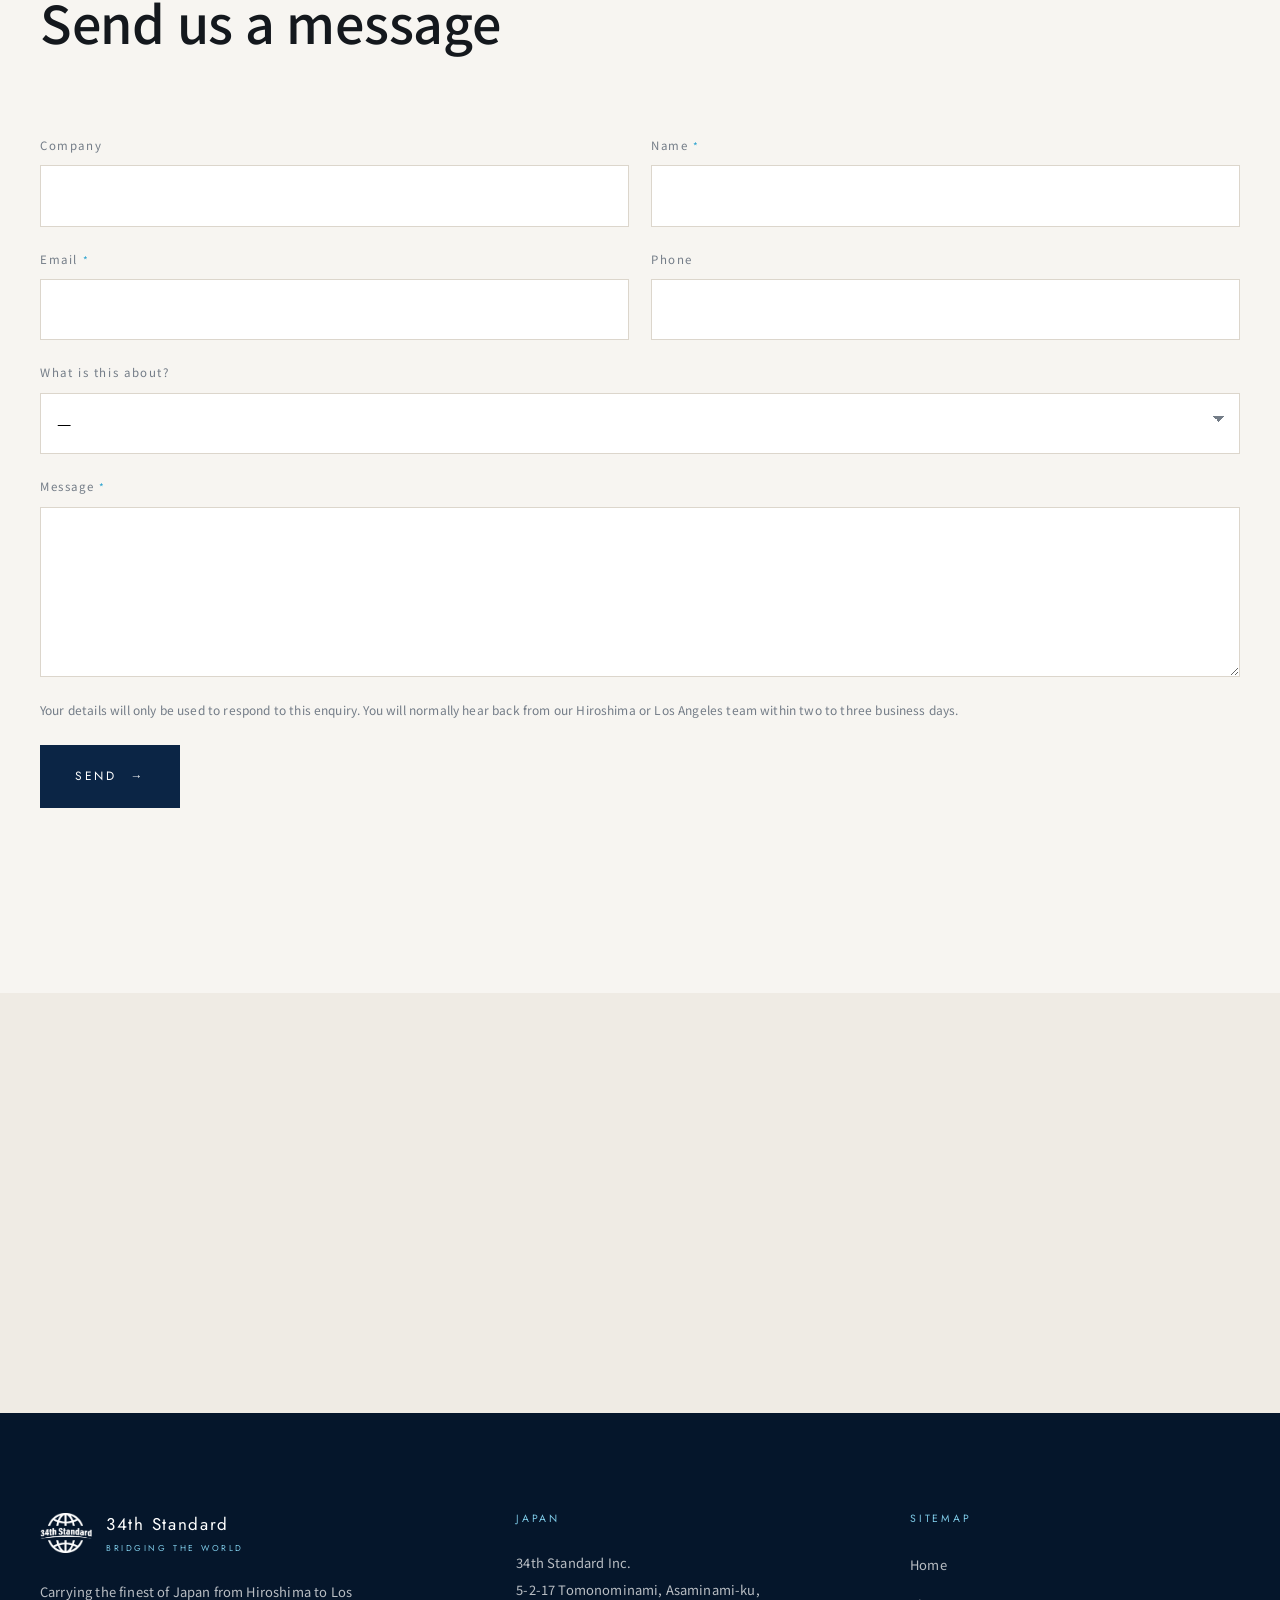
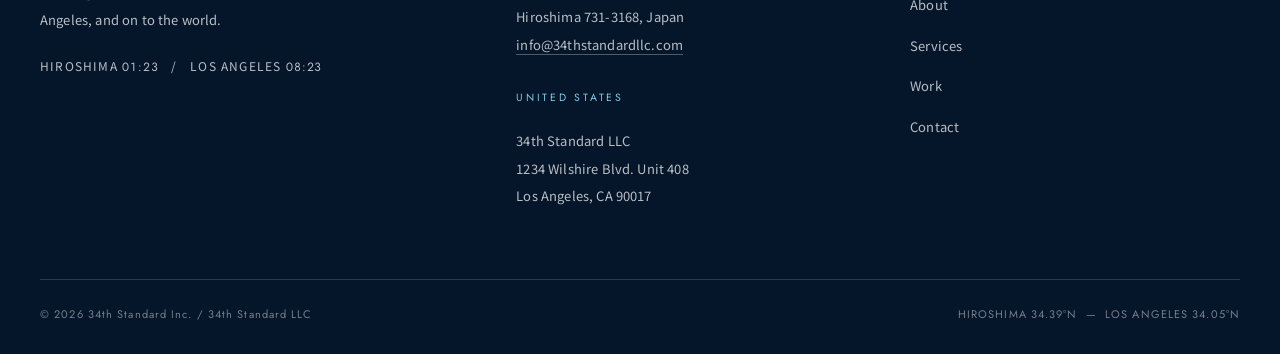
<file: contact.html>
<meta charset="utf-8">
<meta name="viewport" content="width=device-width, initial-scale=1, viewport-fit=cover">
<title>お問い合わせ｜株式会社34th Standard</title>
<meta name="description" content="株式会社34th Standardへのお問い合わせ。広島（日本法人）・ロサンゼルス（米国法人）どちらの窓口からでもお受けします。輸出、店舗デザイン・施工、米国進出のご相談を承ります。">
<meta name="theme-color" content="#05162B">
<link rel="canonical" href="https://kento-umapro.github.io/34th-standard/contact.html">
<link rel="icon" href="assets/img/favicon.png">

<meta property="og:type" content="article">
<meta property="og:site_name" content="34th Standard">
<meta property="og:title" content="お問い合わせ｜株式会社34th Standard">
<meta property="og:description" content="広島・ロサンゼルスどちらの窓口からでもお受けします。構想段階のご相談も歓迎します。">
<meta property="og:image" content="https://kento-umapro.github.io/34th-standard/assets/img/og.jpg">
<meta name="twitter:card" content="summary_large_image">

<link rel="preconnect" href="https://fonts.googleapis.com">
<link rel="preconnect" href="https://fonts.gstatic.com" crossorigin>
<link href="https://fonts.googleapis.com/css2?family=Jost:wght@300;400;500;600&family=Noto+Sans+JP:wght@300;400;500;700&display=swap" rel="stylesheet">
<script>document.documentElement.className="js"</script>
<link rel="stylesheet" href="assets/css/style.css">

<script type="application/ld+json">
{
  "@context": "https://schema.org",
  "@type": "ContactPage",
  "name": "お問い合わせ｜株式会社34th Standard",
  "mainEntity": {
    "@type": "Organization",
    "name": "株式会社34th Standard",
    "address": {
      "@type": "PostalAddress",
      "postalCode": "731-3168",
      "addressRegion": "広島県",
      "addressLocality": "広島市安佐南区",
      "streetAddress": "伴南5丁目2-17",
      "addressCountry": "JP"
    }
  }
}
</script>

<body
  data-title-ja="お問い合わせ｜株式会社34th Standard"
  data-title-en="Contact｜34th Standard Inc."
  data-desc-ja="株式会社34th Standardへのお問い合わせ。広島（日本法人）・ロサンゼルス（米国法人）どちらの窓口からでもお受けします。"
  data-desc-en="Contact 34th Standard. Enquiries welcome through either our Hiroshima or Los Angeles office.">

<a class="skip-link" href="#main"><span class="ja-only">本文へスキップ</span><span class="en-only">Skip to content</span></a>

<header class="hdr">
  <div class="hdr__in">
    <a class="hdr__logo" href="index.html" aria-label="34th Standard home">
      <span class="hdr__logo-mk">
        <img src="assets/img/logo-white.png" alt="34th Standard" class="lg lg--w">
        <img src="assets/img/logo.png" alt="" class="lg lg--c" aria-hidden="true">
      </span>
      <span class="hdr__logo-tx">34th Standard<small>BRIDGING THE WORLD</small></span>
    </a>
    <nav class="hdr__nav" aria-label="Main">
      <a href="index.html"><span class="ja-only">ホーム</span><span class="en-only">Home</span></a>
      <a href="about.html"><span class="ja-only">私たちについて</span><span class="en-only">About</span></a>
      <a href="services.html"><span class="ja-only">事業内容</span><span class="en-only">Services</span></a>
      <a href="works.html"><span class="ja-only">取り組み</span><span class="en-only">Work</span></a>
      <a href="contact.html" aria-current="page"><span class="ja-only">お問い合わせ</span><span class="en-only">Contact</span></a>
    </nav>
    <div class="hdr__right">
      <div class="lang" role="group" aria-label="Language">
        <button type="button" data-lang="ja" aria-pressed="true">JA</button>
        <button type="button" data-lang="en" aria-pressed="false">EN</button>
      </div>
      <a class="btn btn--light hdr__cta" href="#form"><span class="ja-only">フォームへ</span><span class="en-only">To the form</span><span class="arw" aria-hidden="true">→</span></a>
      <button class="burger" aria-label="Menu" aria-expanded="false" aria-controls="drawer"><span></span><span></span><span></span></button>
    </div>
  </div>
</header>

<div class="drawer" id="drawer">
  <nav class="drawer__nav" aria-label="Mobile">
    <a href="index.html"><span class="ja-only">ホーム</span><span class="en-only">Home</span><span>HOME</span></a>
    <a href="about.html"><span class="ja-only">私たちについて</span><span class="en-only">About</span><span>ABOUT</span></a>
    <a href="services.html"><span class="ja-only">事業内容</span><span class="en-only">Services</span><span>SERVICES</span></a>
    <a href="works.html"><span class="ja-only">取り組み</span><span class="en-only">Work</span><span>WORK</span></a>
    <a href="contact.html"><span class="ja-only">お問い合わせ</span><span class="en-only">Contact</span><span>CONTACT</span></a>
  </nav>
  <div class="drawer__foot">
    <div>HIROSHIMA <span class="clock" data-clock="jp">--:--</span> &nbsp;/&nbsp; LOS ANGELES <span class="clock" data-clock="us">--:--</span></div>
    <div style="margin-top:10px">株式会社34th Standard / 34th Standard LLC</div>
  </div>
</div>

<main id="main">

<section class="phero" style="min-height:48svh">
  <div class="phero__media"><img src="assets/img/coast-night.webp" alt="" width="2560" height="1434"></div>
  <div class="phero__in">
    <div class="shell">
      <h1><span class="ja-only">お問い合わせ</span><span class="en-only">Contact</span></h1>
      <p class="phero__en">CONTACT — HIROSHIMA &amp; LOS ANGELES</p>
    </div>
  </div>
</section>

<div class="shell">
  <nav class="crumbs" aria-label="Breadcrumb">
    <a href="index.html"><span class="ja-only">ホーム</span><span class="en-only">Home</span></a>
    <span>/</span><span class="ja-only">お問い合わせ</span><span class="en-only">Contact</span>
  </nav>
</div>

<!-- ===================== DIRECT ===================== -->
<section class="sec" style="padding-bottom:0">
  <div class="shell">
    <div class="sec-head rv">
      <span class="sec-num">01 / DIRECT</span>
      <p class="eyebrow">Talk to us</p>
      <h2 class="h-xl">
        <span class="ja-only">どちらの窓口からでも、<br>お受けします。</span>
        <span class="en-only">Either office will do.</span>
      </h2>
      <p class="lead mt-m">
        <span class="ja-only">ご連絡はメール、または下記のフォームからお願いいたします。構想段階のご相談も歓迎します。<br>「日本で作って送ったらいくらになるか」といった単発のご質問だけでも構いません。</span>
        <span class="en-only">Please reach us by email or through the form below. Early-stage conversations are welcome — including one-off questions like "what would it cost to make this in Japan and ship it?"</span>
      </p>
    </div>

    <div class="contact-cards rv">
      <div>
        <p class="sec-num">JAPAN — HIROSHIMA</p>
        <h3><span class="ja-only">株式会社34th Standard</span><span class="en-only">34th Standard Inc.</span></h3>
        <p class="body-s">
          <span class="ja-only">〒731-3168　広島県広島市安佐南区伴南5丁目2-17</span>
          <span class="en-only">5-2-17 Tomonominami, Asaminami-ku,<br>Hiroshima 731-3168, Japan</span>
        </p>
        <a class="mail" href="mailto:info@34thstandardllc.com">info@34thstandardllc.com</a>
        <p class="body-s" style="margin-top:14px">
          <span class="ja-only">現地時刻 <span class="clock" data-clock="jp">--:--</span>（JST）</span>
          <span class="en-only">Local time <span class="clock" data-clock="jp">--:--</span> JST</span>
        </p>
      </div>
      <div>
        <p class="sec-num">UNITED STATES — LOS ANGELES</p>
        <h3>34th Standard LLC</h3>
        <p class="body-s">1234 Wilshire Blvd. Unit 408,<br>Los Angeles, CA 90017</p>
        <a class="mail" href="mailto:info@34thstandardllc.com">info@34thstandardllc.com</a>
        <p class="body-s" style="margin-top:14px">
          <span class="ja-only">米国窓口へのご連絡も、上記メールまたは下記フォームからお取り次ぎいたします。</span>
          <span class="en-only">The US office can be reached at the same address, or through the form below.</span>
        </p>
        <p class="body-s" style="margin-top:14px">
          <span class="ja-only">現地時刻 <span class="clock" data-clock="us">--:--</span>（PT）</span>
          <span class="en-only">Local time <span class="clock" data-clock="us">--:--</span> PT</span>
        </p>
      </div>
    </div>
  </div>
</section>

<!-- ===================== FORM ===================== -->
<section class="sec" id="form">
  <div class="shell">
    <div class="sec-head rv">
      <span class="sec-num">02 / FORM</span>
      <p class="eyebrow">Enquiry form</p>
      <h2 class="h-xl"><span class="ja-only">お問い合わせフォーム</span><span class="en-only">Send us a message</span></h2>
    </div>

    <form class="form rv" data-contact data-endpoint="" data-mailto="info@34thstandardllc.com" novalidate>
      <div class="field">
        <label for="f-company"><span class="ja-only">会社名</span><span class="en-only">Company</span></label>
        <input id="f-company" name="company" type="text" autocomplete="organization">
      </div>
      <div class="field">
        <label for="f-name"><span class="ja-only">お名前</span><span class="en-only">Name</span><span class="req">*</span></label>
        <input id="f-name" name="name" type="text" required autocomplete="name">
      </div>
      <div class="field">
        <label for="f-email"><span class="ja-only">メールアドレス</span><span class="en-only">Email</span><span class="req">*</span></label>
        <input id="f-email" name="email" type="email" required autocomplete="email">
      </div>
      <div class="field">
        <label for="f-phone"><span class="ja-only">お電話番号</span><span class="en-only">Phone</span></label>
        <input id="f-phone" name="phone" type="tel" autocomplete="tel">
      </div>
      <div class="field full">
        <label for="f-topic"><span class="ja-only">ご相談内容</span><span class="en-only">What is this about?</span></label>
        <select id="f-topic" name="topic">
          <option value="">—</option>
          <option value="wholesale">米国での卸売について ／ Wholesale in the US</option>
          <option value="franchise">マスターフランチャイズ・FC展開 ／ Master franchise</option>
          <option value="materials">建築資材の輸出・現地施工 ／ Materials &amp; fit-out</option>
          <option value="design">店舗デザイン・施工について ／ Design &amp; build</option>
          <option value="consulting">米国進出コンサルティング ／ Market entry</option>
          <option value="export">輸出入について ／ Import &amp; export</option>
          <option value="other">その他 ／ Other</option>
        </select>
      </div>
      <div class="field full">
        <label for="f-message"><span class="ja-only">ご相談内容の詳細</span><span class="en-only">Message</span><span class="req">*</span></label>
        <textarea id="f-message" name="message" required></textarea>
      </div>

      <div class="full">
        <p class="form__note">
          <span class="ja-only">ご記入いただいた内容は、お問い合わせへの回答およびご連絡以外の目的では使用いたしません。通常2〜3営業日以内に、広島またはロサンゼルスの担当者よりご返信いたします。</span>
          <span class="en-only">Your details will only be used to respond to this enquiry. You will normally hear back from our Hiroshima or Los Angeles team within two to three business days.</span>
        </p>
        <p style="margin-top:24px">
          <button class="btn btn--solid" type="submit">
            <span class="ja-only">送信する</span><span class="en-only">Send</span>
            <span class="arw" aria-hidden="true">→</span>
          </button>
        </p>
        <p class="body-s" data-status role="status" aria-live="polite" style="margin-top:16px"></p>
      </div>
    </form>
  </div>
</section>

<!-- ===================== MAP / ACCESS ===================== -->
<section class="sec sec--paper2" style="padding-block:0">
  <div style="filter:grayscale(1) contrast(1.05);">
    <iframe
      title="広島本社の地図"
      src="https://www.google.com/maps?q=%E5%BA%83%E5%B3%B6%E7%9C%8C%E5%BA%83%E5%B3%B6%E5%B8%82%E5%AE%89%E4%BD%90%E5%8D%97%E5%8C%BA%E4%BC%B4%E5%8D%975-2-17&output=embed"
      width="100%" height="420" style="border:0;display:block" loading="lazy"
      referrerpolicy="no-referrer-when-downgrade"></iframe>
  </div>
</section>

</main>

<footer class="ftr">
  <div class="shell">
    <div class="ftr__top">
      <div>
        <div class="ftr__logo">
          <img src="assets/img/logo-white.png" alt="">
          <span><b>34th Standard</b><small>BRIDGING THE WORLD</small></span>
        </div>
        <p style="font-size:13px;line-height:2.1;max-width:26em">
          <span class="ja-only">日本の最高品質を、広島からロサンゼルス、<br>そして世界へ発信する。</span>
          <span class="en-only">Carrying the finest of Japan from Hiroshima to Los Angeles, and on to the world.</span>
        </p>
        <p style="margin-top:22px;font-size:12px;letter-spacing:.1em">
          HIROSHIMA <span class="clock" data-clock="jp">--:--</span>
          &nbsp;&nbsp;/&nbsp;&nbsp;
          LOS ANGELES <span class="clock" data-clock="us">--:--</span>
        </p>
      </div>
      <div>
        <h4>Japan</h4>
        <address>
          <span class="ja-only">株式会社34th Standard<br>〒731-3168<br>広島県広島市安佐南区伴南5丁目2-17<br></span>
          <span class="en-only">34th Standard Inc.<br>5-2-17 Tomonominami, Asaminami-ku,<br>Hiroshima 731-3168, Japan</span>
          <br><a href="mailto:info@34thstandardllc.com" style="border-bottom:1px solid rgba(255,255,255,.3)">info@34thstandardllc.com</a>
        </address>
        <h4 style="margin-top:30px">United States</h4>
        <address>34th Standard LLC<br>1234 Wilshire Blvd. Unit 408<br>Los Angeles, CA 90017</address>
      </div>
      <div>
        <h4>Sitemap</h4>
        <ul class="ftr__links">
          <li><a href="index.html"><span class="ja-only">ホーム</span><span class="en-only">Home</span></a></li>
          <li><a href="about.html"><span class="ja-only">私たちについて</span><span class="en-only">About</span></a></li>
          <li><a href="services.html"><span class="ja-only">事業内容</span><span class="en-only">Services</span></a></li>
          <li><a href="works.html"><span class="ja-only">取り組み</span><span class="en-only">Work</span></a></li>
          <li><a href="contact.html"><span class="ja-only">お問い合わせ</span><span class="en-only">Contact</span></a></li>
        </ul>
      </div>
    </div>
    <div class="ftr__bot">
      <span>© <span data-year>2026</span> 34th Standard Inc. / 34th Standard LLC</span>
      <span>HIROSHIMA 34.39°N &nbsp;—&nbsp; LOS ANGELES 34.05°N</span>
    </div>
  </div>
</footer>

<script src="assets/js/main.js" defer></script>
</file>
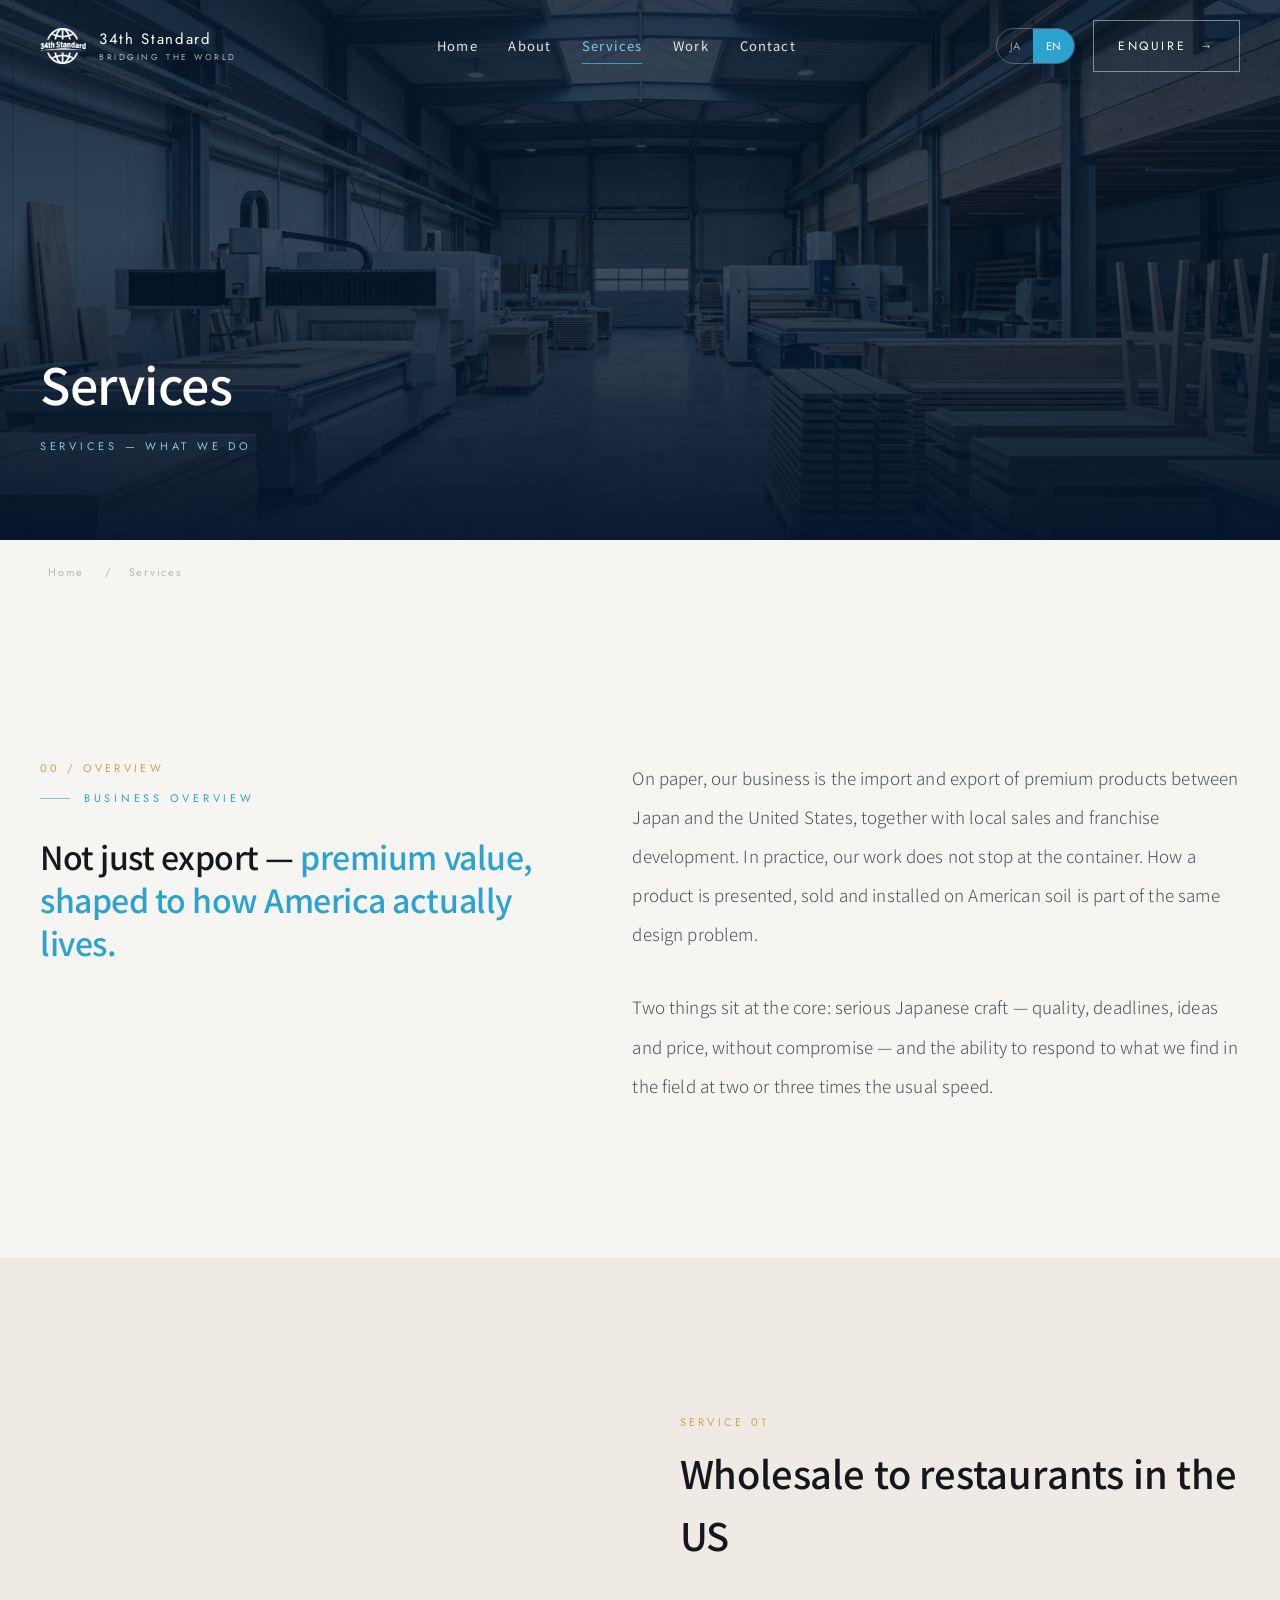
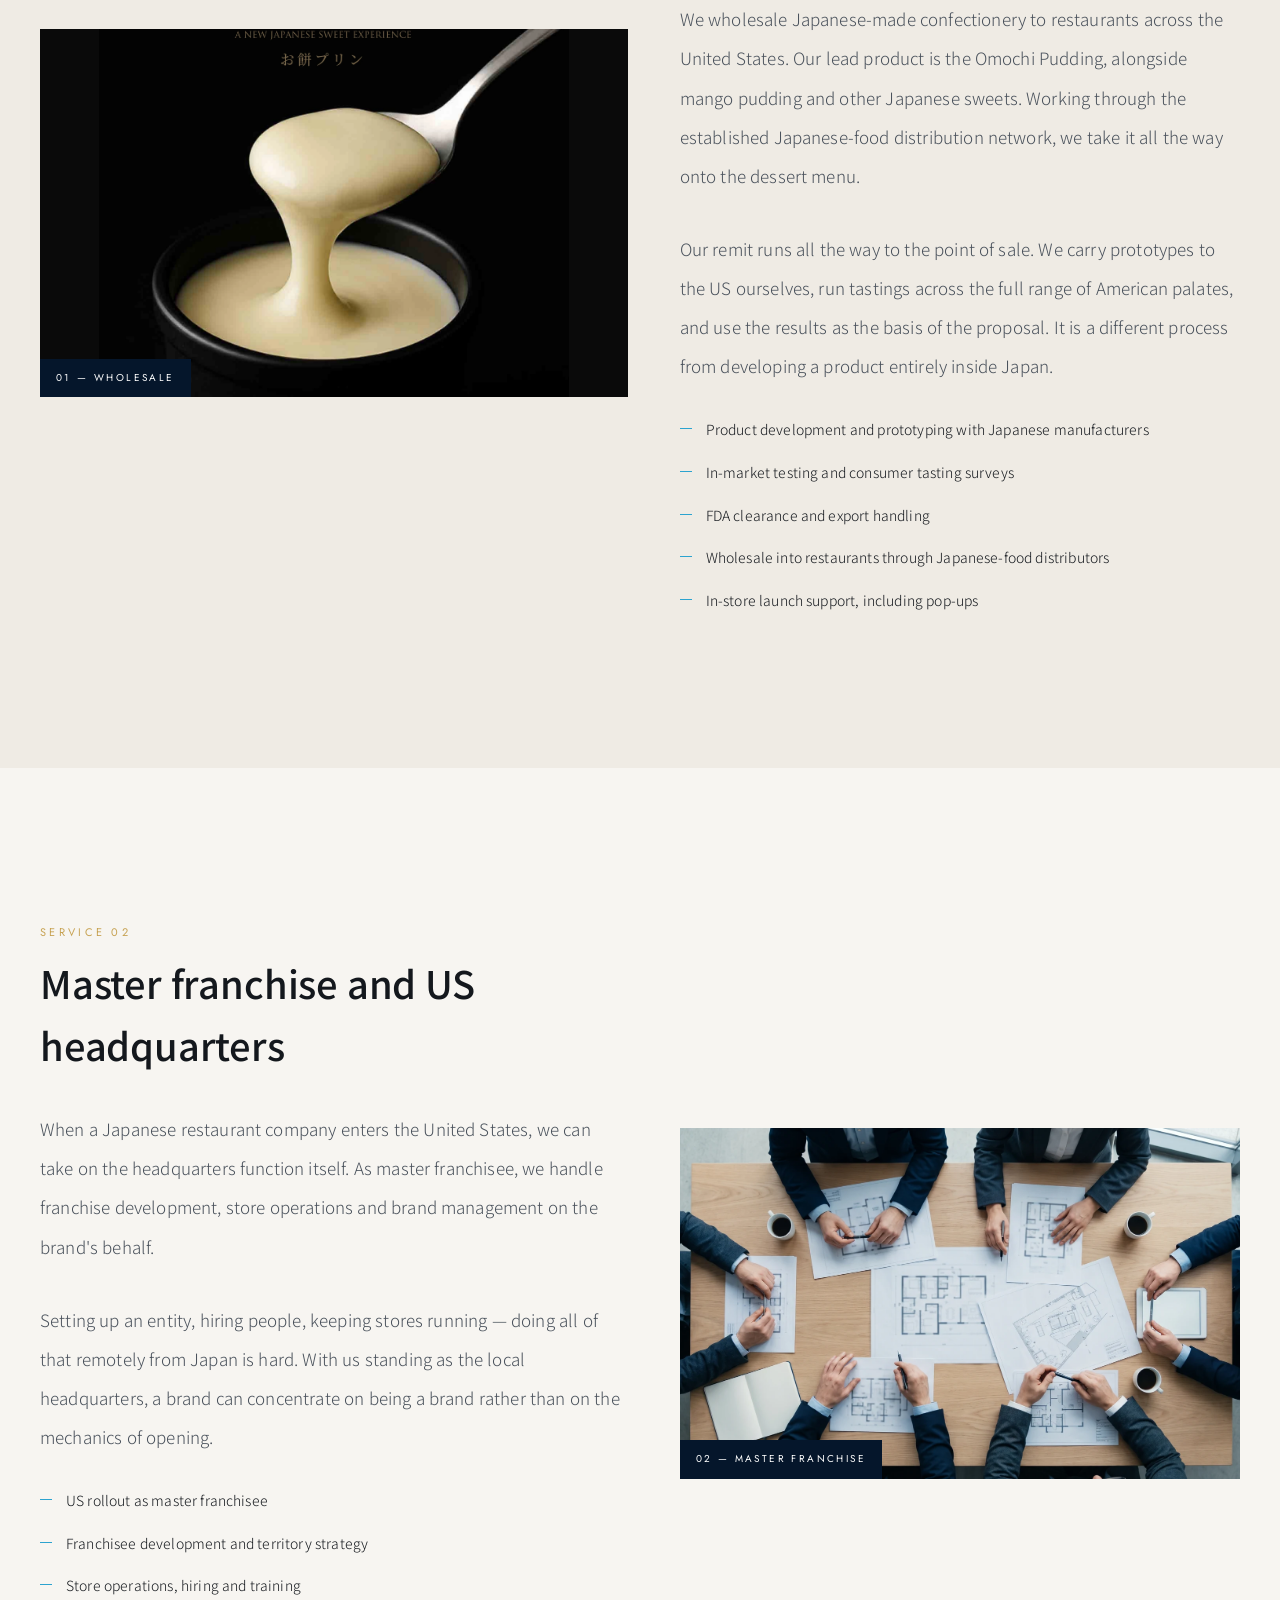
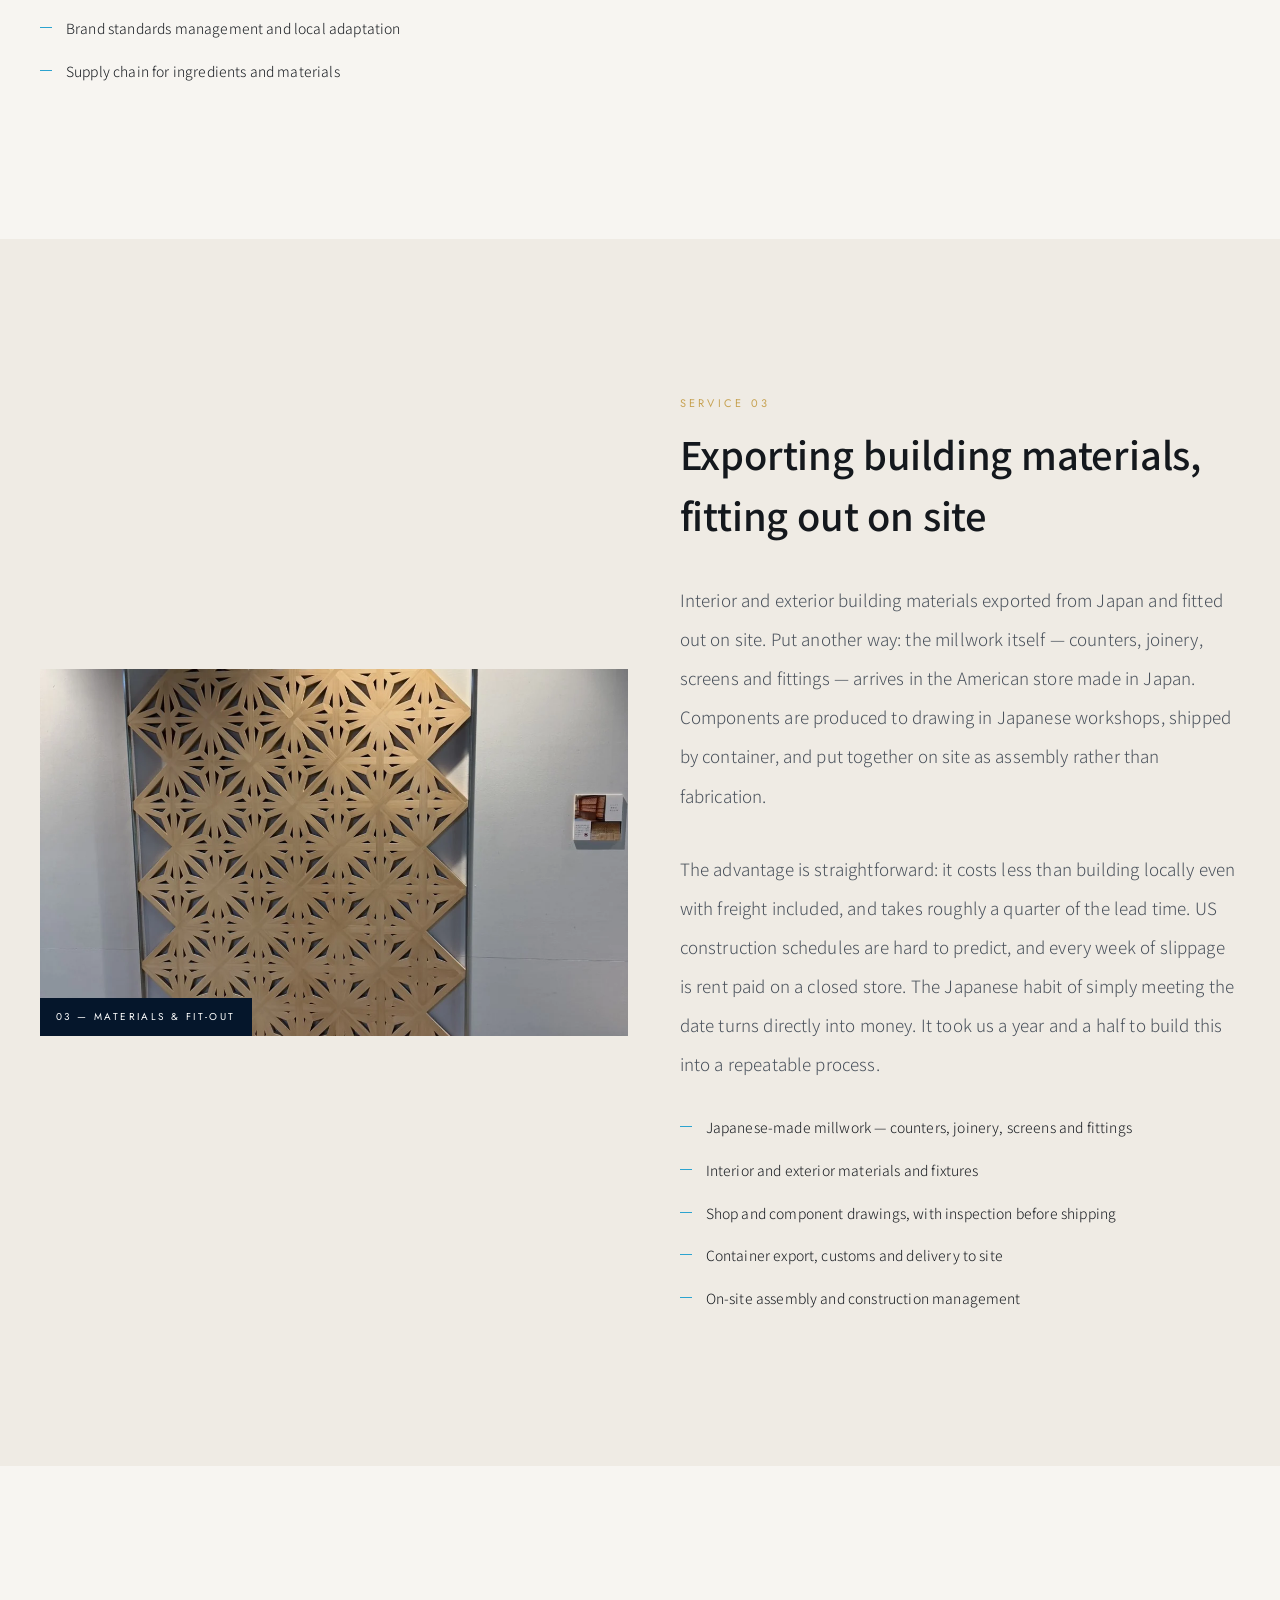
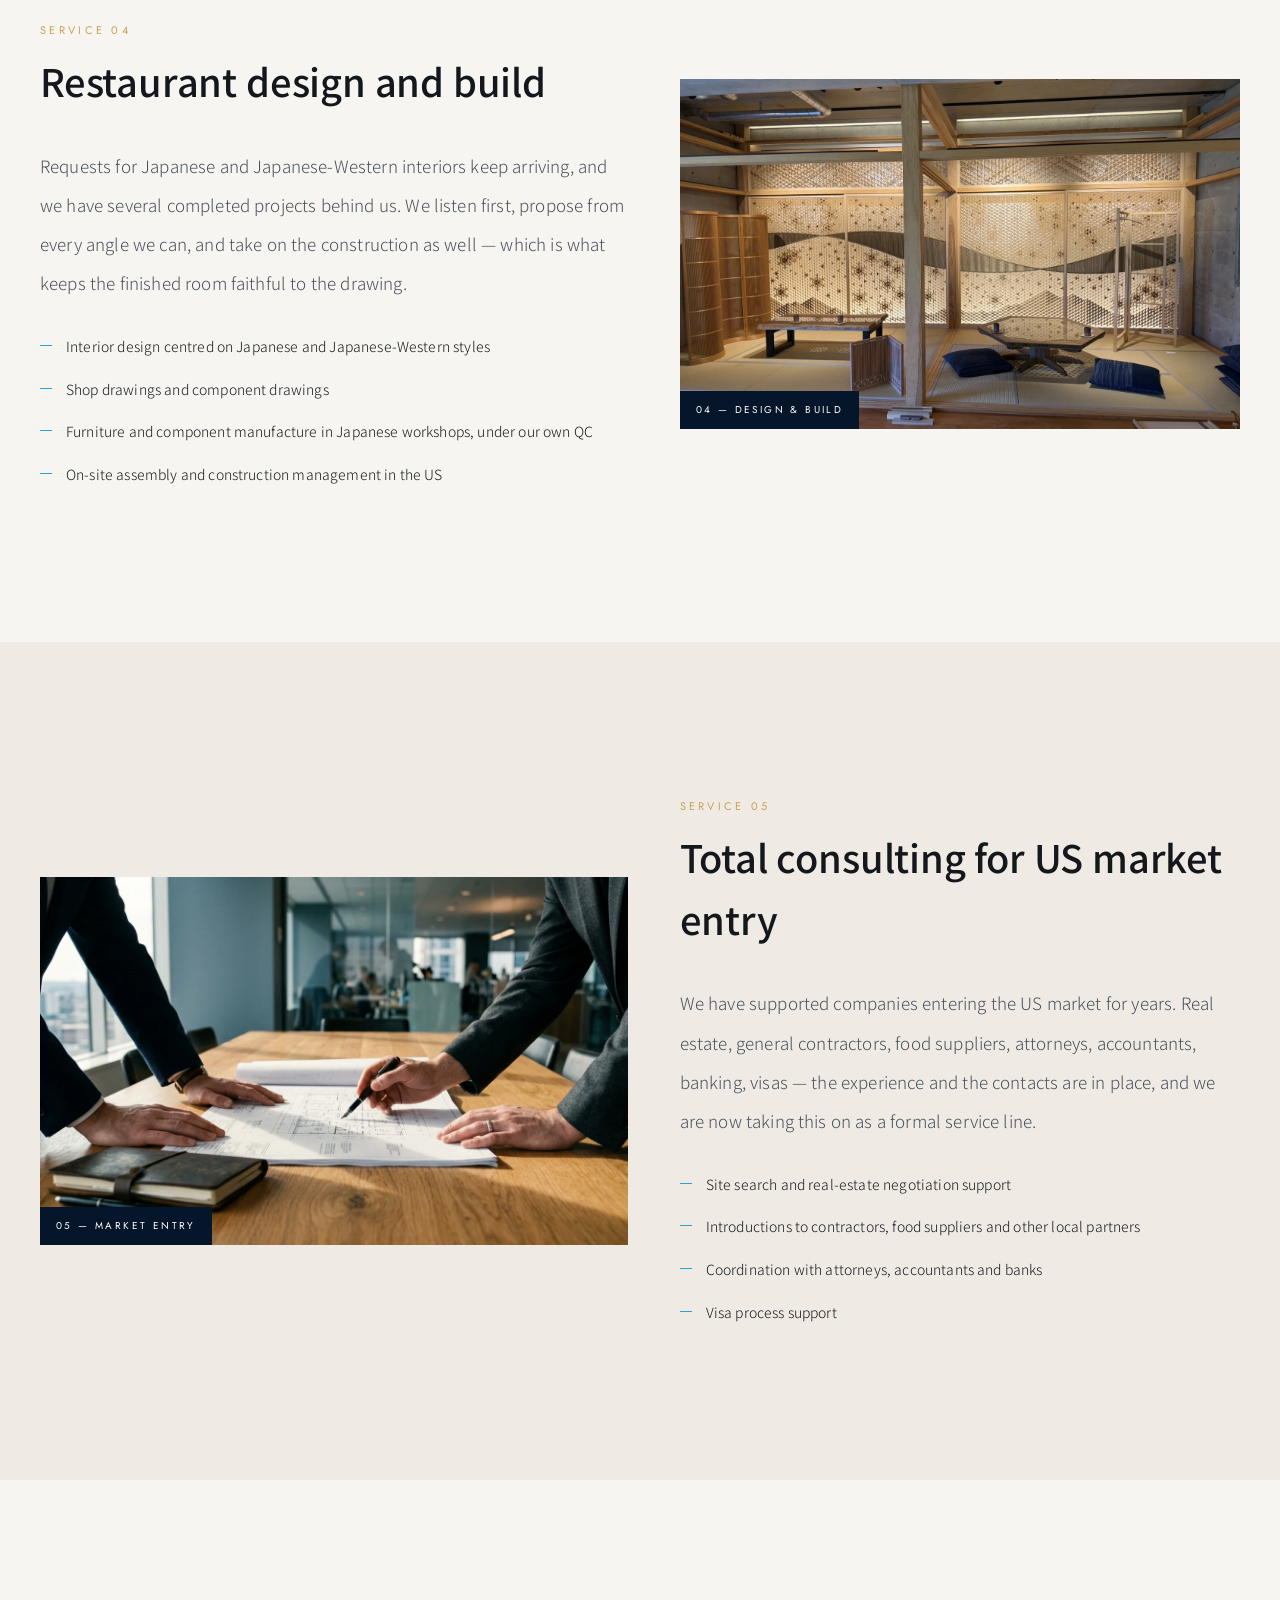
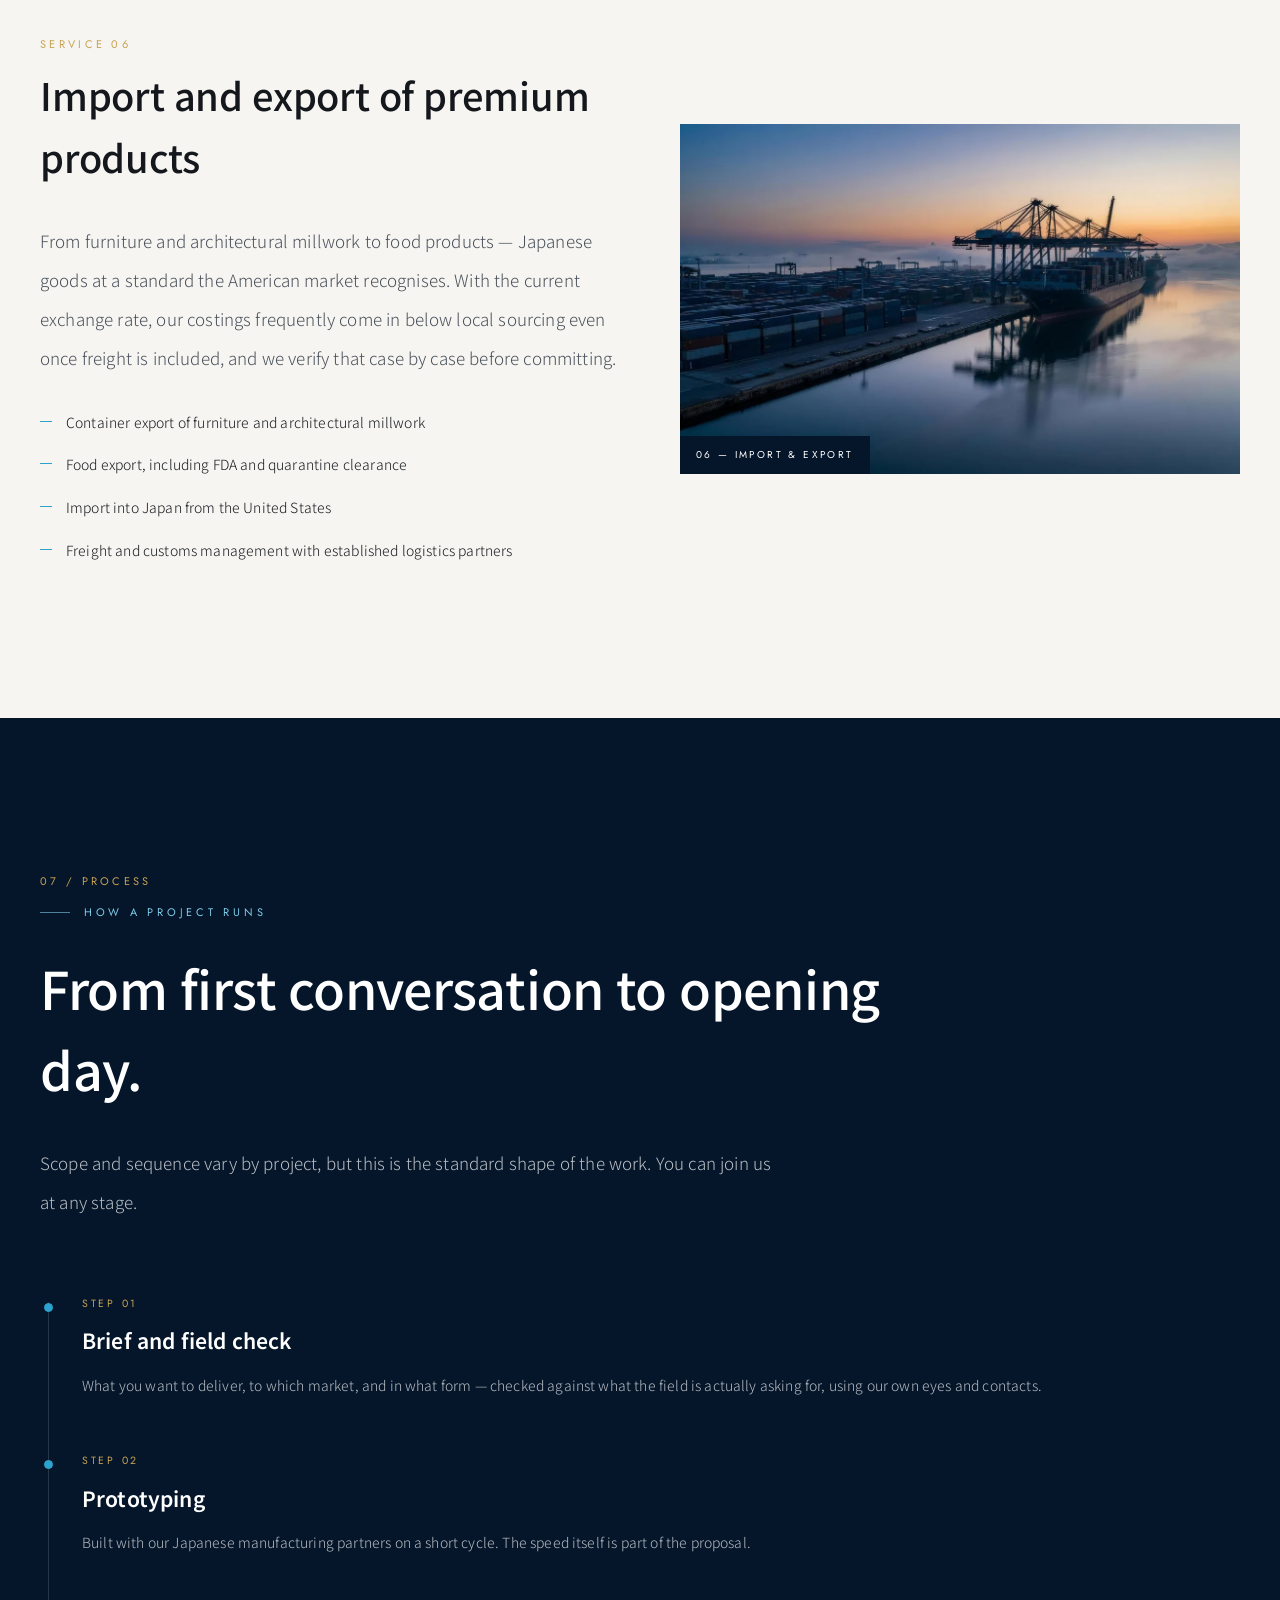
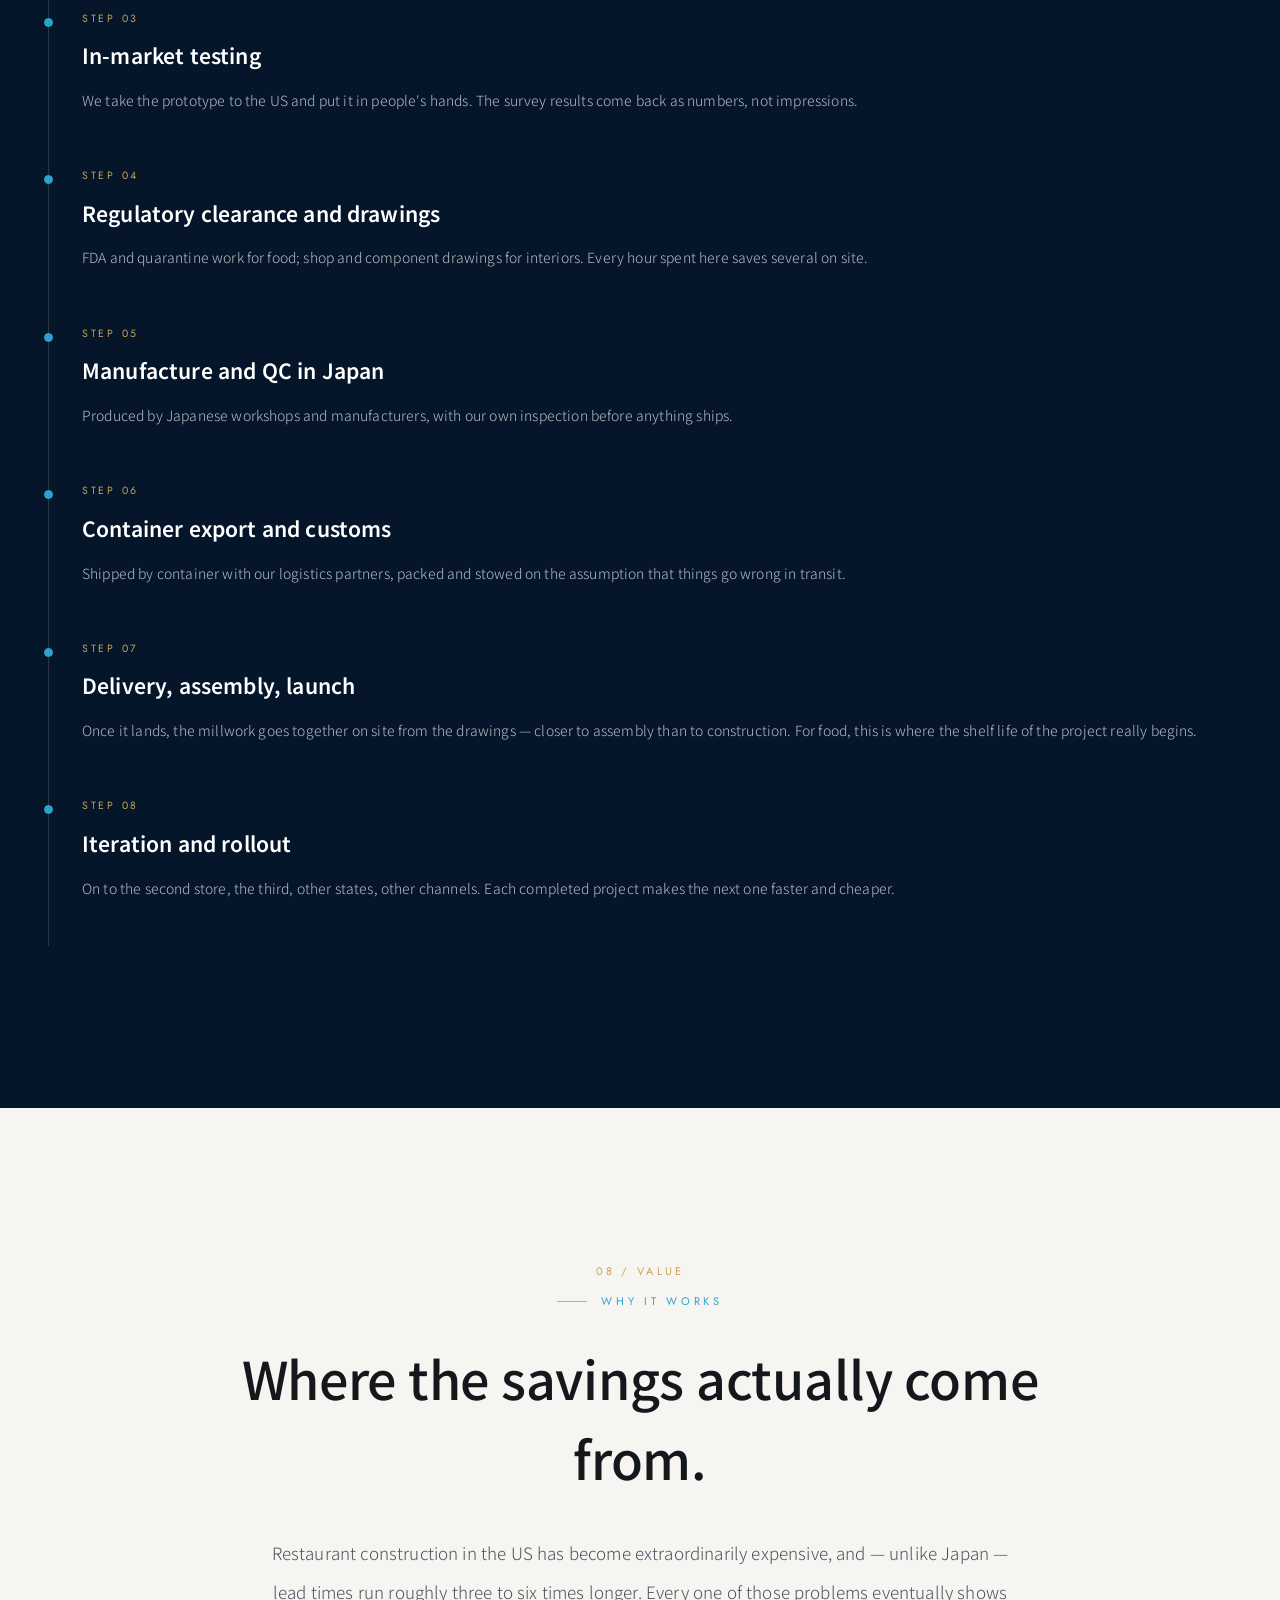
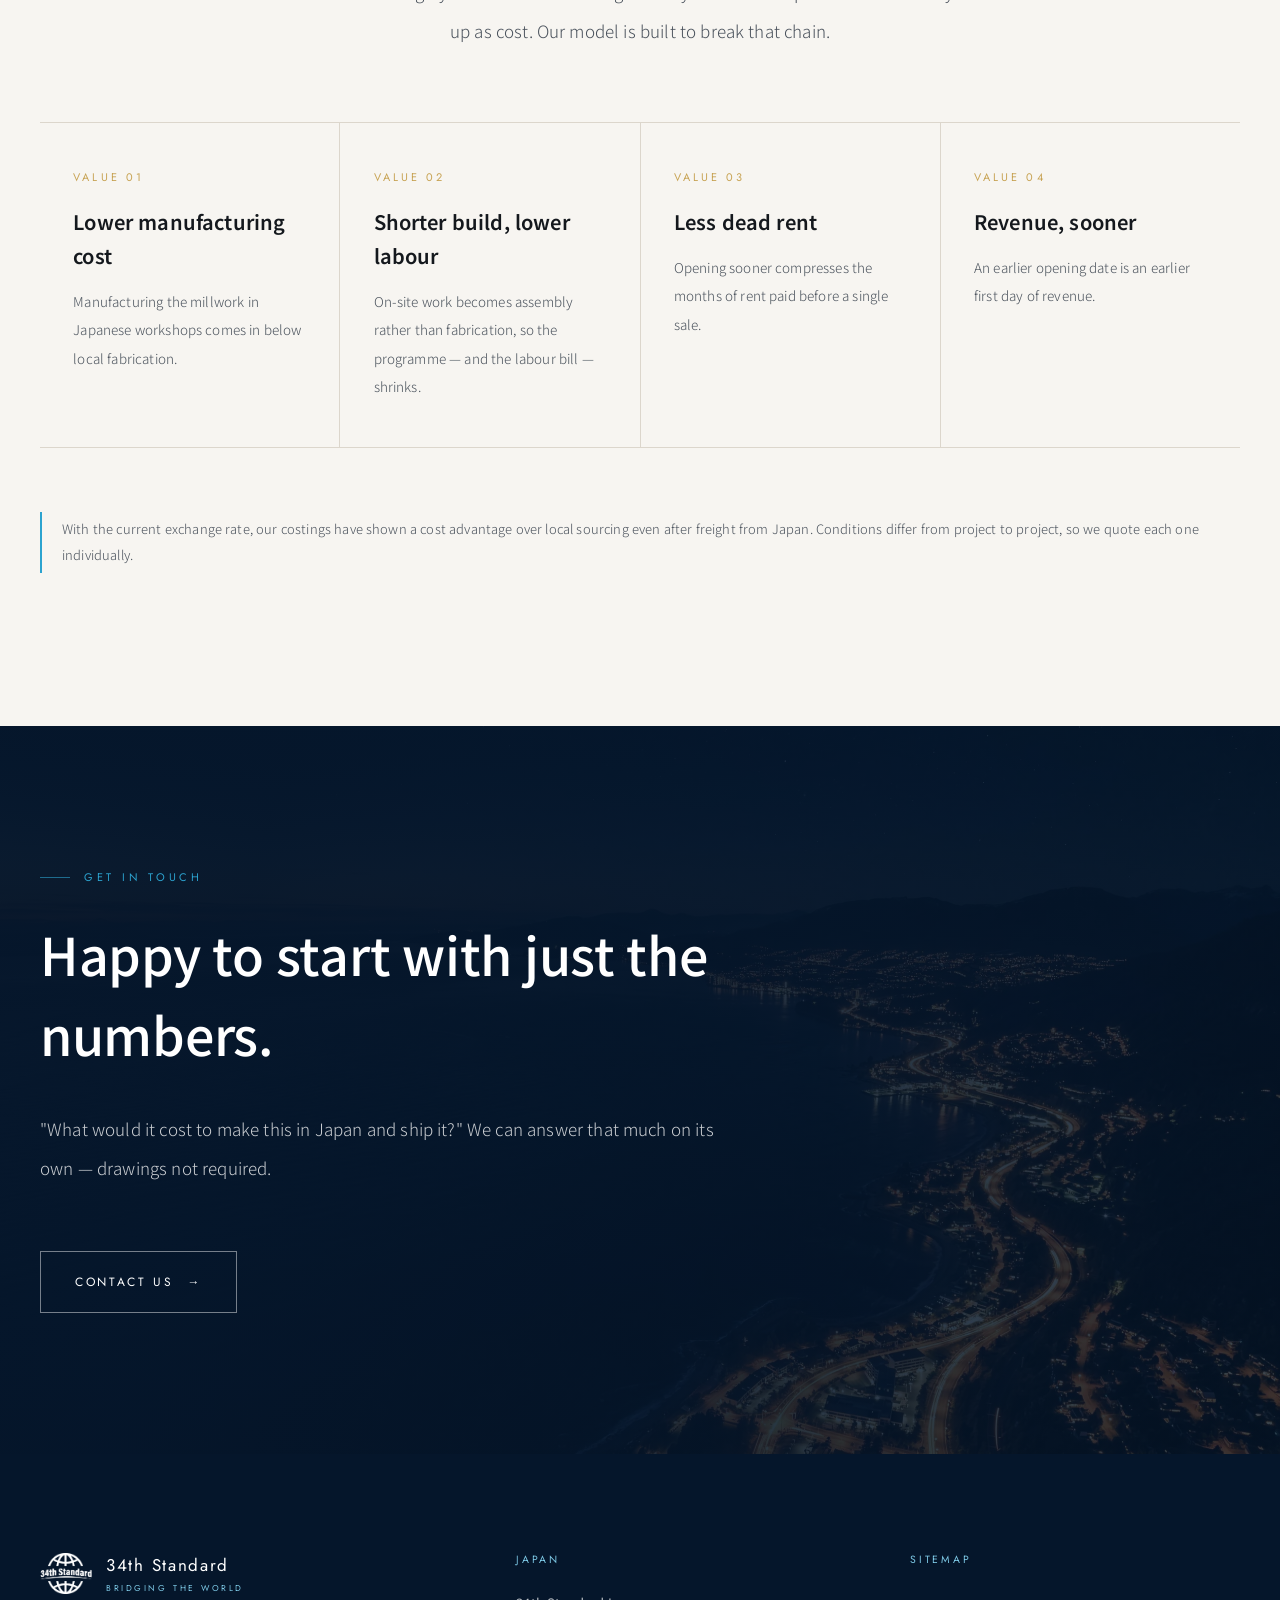
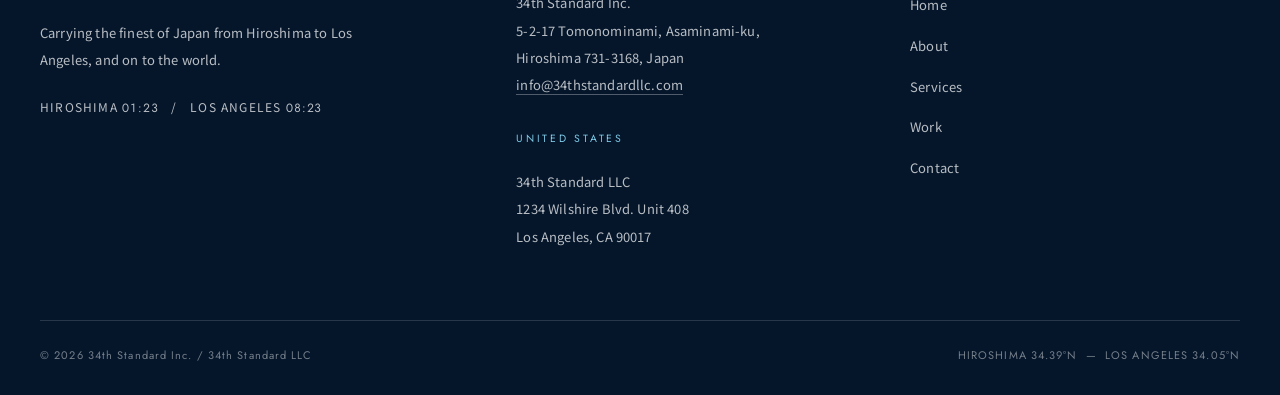
<file: services.html>
<meta charset="utf-8">
<meta name="viewport" content="width=device-width, initial-scale=1, viewport-fit=cover">
<title>事業内容｜株式会社34th Standard</title>
<meta name="description" content="米国の飲食店への卸売、マスターフランチャイズ・米国本部機能、建築資材の輸出と現地施工、店舗デザイン及び施工、進出コンサルティング、日米間の輸出入。34th Standardの6つの事業と、構想から現地納品までの進め方。">
<meta name="theme-color" content="#05162B">
<link rel="canonical" href="https://kento-umapro.github.io/34th-standard/services.html">
<link rel="icon" href="assets/img/favicon.png">

<meta property="og:type" content="article">
<meta property="og:site_name" content="34th Standard">
<meta property="og:title" content="事業内容｜株式会社34th Standard">
<meta property="og:description" content="米国での卸売、マスターフランチャイズ、建築資材の輸出と現地施工、店舗デザイン、進出コンサルティング、輸出入。日米両側に会社と人がいるからこそ、一気通貫でお引き受けできます。">
<meta property="og:image" content="https://kento-umapro.github.io/34th-standard/assets/img/og.jpg">
<meta name="twitter:card" content="summary_large_image">

<link rel="preconnect" href="https://fonts.googleapis.com">
<link rel="preconnect" href="https://fonts.gstatic.com" crossorigin>
<link href="https://fonts.googleapis.com/css2?family=Jost:wght@300;400;500;600&family=Noto+Sans+JP:wght@300;400;500;700&display=swap" rel="stylesheet">
<script>document.documentElement.className="js"</script>
<link rel="stylesheet" href="assets/css/style.css">

<script type="application/ld+json">
{
  "@context": "https://schema.org",
  "@type": "ItemList",
  "name": "34th Standard Services",
  "itemListElement": [
    { "@type": "Service", "position": 1, "name": "米国の飲食店への卸売", "provider": { "@type": "Organization", "name": "株式会社34th Standard" } },
    { "@type": "Service", "position": 2, "name": "マスターフランチャイズ・米国本部機能", "provider": { "@type": "Organization", "name": "株式会社34th Standard" } },
    { "@type": "Service", "position": 3, "name": "建築資材の輸出と現地施工", "provider": { "@type": "Organization", "name": "株式会社34th Standard" } },
    { "@type": "Service", "position": 4, "name": "店舗デザイン及び施工", "provider": { "@type": "Organization", "name": "株式会社34th Standard" } },
    { "@type": "Service", "position": 5, "name": "米国進出トータルコンサルティング", "provider": { "@type": "Organization", "name": "株式会社34th Standard" } },
    { "@type": "Service", "position": 6, "name": "日米間の高品質プロダクト輸出入", "provider": { "@type": "Organization", "name": "株式会社34th Standard" } }
  ]
}
</script>

<body
  data-title-ja="事業内容｜株式会社34th Standard"
  data-title-en="Services｜34th Standard Inc."
  data-desc-ja="米国の飲食店への卸売、マスターフランチャイズ・米国本部機能、建築資材の輸出と現地施工、店舗デザイン及び施工、進出コンサルティング、日米間の輸出入。34th Standardの6つの事業と、構想から現地納品までの進め方。"
  data-desc-en="Wholesale to US restaurants, master franchise and US headquarters, building-material export with on-site fit-out, restaurant design and build, market-entry consulting, and import/export between Japan and the US.">

<a class="skip-link" href="#main"><span class="ja-only">本文へスキップ</span><span class="en-only">Skip to content</span></a>

<header class="hdr">
  <div class="hdr__in">
    <a class="hdr__logo" href="index.html" aria-label="34th Standard home">
      <span class="hdr__logo-mk">
        <img src="assets/img/logo-white.png" alt="34th Standard" class="lg lg--w">
        <img src="assets/img/logo.png" alt="" class="lg lg--c" aria-hidden="true">
      </span>
      <span class="hdr__logo-tx">34th Standard<small>BRIDGING THE WORLD</small></span>
    </a>
    <nav class="hdr__nav" aria-label="Main">
      <a href="index.html"><span class="ja-only">ホーム</span><span class="en-only">Home</span></a>
      <a href="about.html"><span class="ja-only">私たちについて</span><span class="en-only">About</span></a>
      <a href="services.html" aria-current="page"><span class="ja-only">事業内容</span><span class="en-only">Services</span></a>
      <a href="works.html"><span class="ja-only">取り組み</span><span class="en-only">Work</span></a>
      <a href="contact.html"><span class="ja-only">お問い合わせ</span><span class="en-only">Contact</span></a>
    </nav>
    <div class="hdr__right">
      <div class="lang" role="group" aria-label="Language">
        <button type="button" data-lang="ja" aria-pressed="true">JA</button>
        <button type="button" data-lang="en" aria-pressed="false">EN</button>
      </div>
      <a class="btn btn--light hdr__cta" href="contact.html"><span class="ja-only">ご相談</span><span class="en-only">Enquire</span><span class="arw" aria-hidden="true">→</span></a>
      <button class="burger" aria-label="Menu" aria-expanded="false" aria-controls="drawer"><span></span><span></span><span></span></button>
    </div>
  </div>
</header>

<div class="drawer" id="drawer">
  <nav class="drawer__nav" aria-label="Mobile">
    <a href="index.html"><span class="ja-only">ホーム</span><span class="en-only">Home</span><span>HOME</span></a>
    <a href="about.html"><span class="ja-only">私たちについて</span><span class="en-only">About</span><span>ABOUT</span></a>
    <a href="services.html"><span class="ja-only">事業内容</span><span class="en-only">Services</span><span>SERVICES</span></a>
    <a href="works.html"><span class="ja-only">取り組み</span><span class="en-only">Work</span><span>WORK</span></a>
    <a href="contact.html"><span class="ja-only">お問い合わせ</span><span class="en-only">Contact</span><span>CONTACT</span></a>
  </nav>
  <div class="drawer__foot">
    <div>HIROSHIMA <span class="clock" data-clock="jp">--:--</span> &nbsp;/&nbsp; LOS ANGELES <span class="clock" data-clock="us">--:--</span></div>
    <div style="margin-top:10px">株式会社34th Standard / 34th Standard LLC</div>
  </div>
</div>

<main id="main">

<section class="phero">
  <div class="phero__media"><img src="assets/img/millwork-factory.webp" alt="" width="1376" height="768"></div>
  <div class="phero__in">
    <div class="shell">
      <h1><span class="ja-only">事業内容</span><span class="en-only">Services</span></h1>
      <p class="phero__en">SERVICES — WHAT WE DO</p>
    </div>
  </div>
</section>

<div class="shell">
  <nav class="crumbs" aria-label="Breadcrumb">
    <a href="index.html"><span class="ja-only">ホーム</span><span class="en-only">Home</span></a>
    <span>/</span><span class="ja-only">事業内容</span><span class="en-only">Services</span>
  </nav>
</div>

<!-- ===================== OVERVIEW ===================== -->
<section class="sec">
  <div class="shell">
    <div class="stmt">
      <div class="rv">
        <span class="sec-num">00 / OVERVIEW</span>
        <p class="eyebrow">Business overview</p>
        <h2 class="stmt__jp">
          <span class="ja-only">単なる輸出だけでなく、<br><em>現地の暮らしに合わせた<br>プレミアムな価値</em>を。</span>
          <span class="en-only">Not just export — <em>premium value, shaped to how America actually lives.</em></span>
        </h2>
      </div>
      <div class="rv rv-d1">
        <p class="lead">
          <span class="ja-only">私たちの事業は「日米間における高品質プロダクトの輸出入及び現地での販売・フランチャイズ展開」です。ただし、コンテナに載せて送り出すところで終わりにはしません。現地のライフスタイルに合わせてどう見せ、どう売り、どう組み上げるか。そこまで含めて設計するのが私たちの仕事です。</span>
          <span class="en-only">On paper, our business is the import and export of premium products between Japan and the United States, together with local sales and franchise development. In practice, our work does not stop at the container. How a product is presented, sold and installed on American soil is part of the same design problem.</span>
        </p>
        <p class="lead mt-m">
          <span class="ja-only">日本の高い技術力——妥協のない責任感のある仕事（品質・納期・アイデア・価格）。<br>そして現地で感じた問題点やニーズに対して2倍、3倍のスピードで対応できること。<br>この二つが、私たちのコアです。</span>
          <span class="en-only">Two things sit at the core: serious Japanese craft — quality, deadlines, ideas and price, without compromise — and the ability to respond to what we find in the field at two or three times the usual speed.</span>
        </p>
      </div>
    </div>
  </div>
</section>

<!-- ===================== 01 WHOLESALE ===================== -->
<section class="sec sec--paper2" id="wholesale">
  <div class="shell">
    <div class="frow rv">
      <figure class="frow__fig">
        <img src="assets/img/omochi-pudding.webp" alt="お餅プリン" loading="lazy" style="object-fit:contain;background:#0a0a0a" width="2301" height="1800">
        <figcaption class="frow__cap">01 — WHOLESALE</figcaption>
      </figure>
      <div>
        <span class="sec-num">SERVICE 01</span>
        <h2 class="h-lg">
          <span class="ja-only">米国の飲食店への<br>卸売</span>
          <span class="en-only">Wholesale to restaurants in the US</span>
        </h2>
        <p class="lead mt-m">
          <span class="ja-only">日本で製造したスイーツを、アメリカの飲食店へ卸す事業です。代表商品は「お餅プリン」。ほかにマンゴープリンなど、日本のスイーツ各種を扱います。日本食をメインに扱う現地ディーラー網を通じて、レストランのデザートメニューに載せるところまでを担います。</span>
          <span class="en-only">We wholesale Japanese-made confectionery to restaurants across the United States. Our lead product is the Omochi Pudding, alongside mango pudding and other Japanese sweets. Working through the established Japanese-food distribution network, we take it all the way onto the dessert menu.</span>
        </p>
        <p class="lead mt-m">
          <span class="ja-only">現地で売れる形にするところまでが、私たちの担当範囲です。試作品を携えて渡米し、あらゆる人種の方に試食していただきアンケートを実施する。その結果を根拠として提案し、採用につなげる。日本国内で完結する商品開発とは、進め方から違います。</span>
          <span class="en-only">Our remit runs all the way to the point of sale. We carry prototypes to the US ourselves, run tastings across the full range of American palates, and use the results as the basis of the proposal. It is a different process from developing a product entirely inside Japan.</span>
        </p>
        <ul class="case__pts">
          <li><span class="ja-only">日本の食品メーカーとの商品開発・試作</span><span class="en-only">Product development and prototyping with Japanese manufacturers</span></li>
          <li><span class="ja-only">現地でのテストマーケティング・試食アンケート</span><span class="en-only">In-market testing and consumer tasting surveys</span></li>
          <li><span class="ja-only">FDA等の規制対応と輸出手配</span><span class="en-only">FDA clearance and export handling</span></li>
          <li><span class="ja-only">日本食メインのディーラー網を通じた飲食店への卸展開</span><span class="en-only">Wholesale into restaurants through Japanese-food distributors</span></li>
          <li><span class="ja-only">POP UPを含む、店頭での導入支援</span><span class="en-only">In-store launch support, including pop-ups</span></li>
        </ul>
      </div>
    </div>
  </div>
</section>

<!-- ===================== 02 MASTER FRANCHISE ===================== -->
<section class="sec" id="franchise">
  <div class="shell">
    <div class="frow frow--rev rv">
      <figure class="frow__fig">
        <img src="assets/img/hq-planning.webp" alt="複数店舗の図面を囲んだ本部の打ち合わせ" loading="lazy" width="1600" height="893">
        <figcaption class="frow__cap">02 — MASTER FRANCHISE</figcaption>
      </figure>
      <div>
        <span class="sec-num">SERVICE 02</span>
        <h2 class="h-lg">
          <span class="ja-only">マスターフランチャイズ・<br>米国本部機能</span>
          <span class="en-only">Master franchise and US headquarters</span>
        </h2>
        <p class="lead mt-m">
          <span class="ja-only">日本の飲食企業がアメリカへ出店する際、現地の本部機能そのものをお引き受けします。マスターフランチャイジーとして、加盟店の開発から店舗運営、ブランド管理までを私たちが担う形です。</span>
          <span class="en-only">When a Japanese restaurant company enters the United States, we can take on the headquarters function itself. As master franchisee, we handle franchise development, store operations and brand management on the brand's behalf.</span>
        </p>
        <p class="lead mt-m">
          <span class="ja-only">現地法人を立ち上げ、人を採用し、店舗を回す。この一連を日本から遠隔で行うのは容易ではありません。12年の現地経験と人脈を持つ私たちが本部として立つことで、ブランドは「出店の実務」ではなく「ブランドそのもの」に集中できます。</span>
          <span class="en-only">Setting up an entity, hiring people, keeping stores running — doing all of that remotely from Japan is hard. With us standing as the local headquarters, a brand can concentrate on being a brand rather than on the mechanics of opening.</span>
        </p>
        <ul class="case__pts">
          <li><span class="ja-only">マスターフランチャイジーとしての米国展開</span><span class="en-only">US rollout as master franchisee</span></li>
          <li><span class="ja-only">加盟店開発・エリア戦略の設計</span><span class="en-only">Franchisee development and territory strategy</span></li>
          <li><span class="ja-only">店舗運営、スタッフの採用・教育</span><span class="en-only">Store operations, hiring and training</span></li>
          <li><span class="ja-only">ブランド基準の管理と、現地に合わせた調整</span><span class="en-only">Brand standards management and local adaptation</span></li>
          <li><span class="ja-only">食材・資材のサプライチェーン構築</span><span class="en-only">Supply chain for ingredients and materials</span></li>
        </ul>
      </div>
    </div>
  </div>
</section>

<!-- ===================== 03 MATERIALS & FIT-OUT ===================== -->
<section class="sec sec--paper2" id="materials">
  <div class="shell">
    <div class="frow rv">
      <figure class="frow__fig">
        <img src="assets/img/kumiko-panel.webp" alt="日本の職人が組み上げた組子細工のパネル" loading="lazy" width="1108" height="1477">
        <figcaption class="frow__cap">03 — MATERIALS &amp; FIT-OUT</figcaption>
      </figure>
      <div>
        <span class="sec-num">SERVICE 03</span>
        <h2 class="h-lg">
          <span class="ja-only">建築資材の輸出と<br>現地施工</span>
          <span class="en-only">Exporting building materials, fitting out on site</span>
        </h2>
        <p class="lead mt-m">
          <span class="ja-only">内装・外装の建築資材を日本から輸出し、現地の店舗に落とし込んで施工します。言い換えれば、カウンター、造作家具、格子や建具といったミルワークを、日本製のままアメリカの店舗にお届けできるということです。図面をもとに日本の工場で製作した部材をコンテナで送り、現地では組み立てを中心とした短い工期の工事に切り替えます。</span>
          <span class="en-only">Interior and exterior building materials exported from Japan and fitted out on site. Put another way: the millwork itself — counters, joinery, screens and fittings — arrives in the American store made in Japan. Components are produced to drawing in Japanese workshops, shipped by container, and put together on site as assembly rather than fabrication.</span>
        </p>
        <p class="lead mt-m">
          <span class="ja-only">この方式の強みは、はっきりしています。輸送費を含めても現地で製造するよりコストを抑えられ、納期は約4分の1に短縮できます。米国の工事は納期が読めず、遅れはそのまま空家賃とオープン遅延の損失になります。日本のものづくりが当たり前に守ってきた「決めた日に納める」という一点が、そのまま金額の差になって表れます。この仕組みは1年半かけて整えてきました。</span>
          <span class="en-only">The advantage is straightforward: it costs less than building locally even with freight included, and takes roughly a quarter of the lead time. US construction schedules are hard to predict, and every week of slippage is rent paid on a closed store. The Japanese habit of simply meeting the date turns directly into money. It took us a year and a half to build this into a repeatable process.</span>
        </p>
        <ul class="case__pts">
          <li><span class="ja-only">日本製ミルワーク（カウンター・造作家具・格子・建具）の製作</span><span class="en-only">Japanese-made millwork — counters, joinery, screens and fittings</span></li>
          <li><span class="ja-only">内装・外装資材、什器の製作</span><span class="en-only">Interior and exterior materials and fixtures</span></li>
          <li><span class="ja-only">施工図・単品図の作成と、出荷前の品質確認</span><span class="en-only">Shop and component drawings, with inspection before shipping</span></li>
          <li><span class="ja-only">コンテナ輸出・通関・現地搬入</span><span class="en-only">Container export, customs and delivery to site</span></li>
          <li><span class="ja-only">現地での組み立て・施工管理</span><span class="en-only">On-site assembly and construction management</span></li>
        </ul>
      </div>
    </div>
  </div>
</section>

<!-- ===================== 04 DESIGN & BUILD ===================== -->
<section class="sec" id="design">
  <div class="shell">
    <div class="frow frow--rev rv">
      <figure class="frow__fig">
        <img src="assets/img/kumiko-room.webp" alt="組子で仕上げた和室" loading="lazy" width="1477" height="1108">
        <figcaption class="frow__cap">04 — DESIGN &amp; BUILD</figcaption>
      </figure>
      <div>
        <span class="sec-num">SERVICE 04</span>
        <h2 class="h-lg">
          <span class="ja-only">店舗デザイン<br>及び施工</span>
          <span class="en-only">Restaurant design and build</span>
        </h2>
        <p class="lead mt-m">
          <span class="ja-only">既に数件の実績がありますが、和風または和洋折衷の店舗デザインのご依頼が数多くあります。お客様のご要望を伺いながら、あらゆる角度のテイストをご提案し、満足していただけるデザイン提案を行います。施工部分もあわせてお引き受けすることで、意匠と現場の乖離を防ぎます。</span>
          <span class="en-only">Requests for Japanese and Japanese-Western interiors keep arriving, and we have several completed projects behind us. We listen first, propose from every angle we can, and take on the construction as well — which is what keeps the finished room faithful to the drawing.</span>
        </p>
        <ul class="case__pts">
          <li><span class="ja-only">和風・和洋折衷を軸とした店舗デザイン提案</span><span class="en-only">Interior design centred on Japanese and Japanese-Western styles</span></li>
          <li><span class="ja-only">施工図・単品図の作成</span><span class="en-only">Shop drawings and component drawings</span></li>
          <li><span class="ja-only">日本の木工所での家具・部材製造と品質管理</span><span class="en-only">Furniture and component manufacture in Japanese workshops, under our own QC</span></li>
          <li><span class="ja-only">現地での組み立て・施工管理</span><span class="en-only">On-site assembly and construction management in the US</span></li>
        </ul>
      </div>
    </div>
  </div>
</section>

<!-- ===================== 05 MARKET ENTRY ===================== -->
<section class="sec sec--paper2" id="consulting">
  <div class="shell">
    <div class="frow rv">
      <figure class="frow__fig">
        <img src="assets/img/consulting-meeting.webp" alt="図面を前にした打ち合わせ" loading="lazy" width="1376" height="768">
        <figcaption class="frow__cap">05 — MARKET ENTRY</figcaption>
      </figure>
      <div>
        <span class="sec-num">SERVICE 05</span>
        <h2 class="h-lg">
          <span class="ja-only">トータル<br>コンサルティング</span>
          <span class="en-only">Total consulting for US market entry</span>
        </h2>
        <p class="lead mt-m">
          <span class="ja-only">これまでもアメリカ進出を希望する企業へのサポートを行ってまいりましたが、不動産・ゼネコン・食材業者全般・弁護士・会計士・銀行・VISA関連などあらゆるサポートが可能な経験と知識がありますので、本格的にお受けしていきます。</span>
          <span class="en-only">We have supported companies entering the US market for years. Real estate, general contractors, food suppliers, attorneys, accountants, banking, visas — the experience and the contacts are in place, and we are now taking this on as a formal service line.</span>
        </p>
        <ul class="case__pts">
          <li><span class="ja-only">物件探索・不動産契約のサポート</span><span class="en-only">Site search and real-estate negotiation support</span></li>
          <li><span class="ja-only">ゼネコン・食材業者などの現地パートナー紹介</span><span class="en-only">Introductions to contractors, food suppliers and other local partners</span></li>
          <li><span class="ja-only">弁護士・会計士・銀行との連携</span><span class="en-only">Coordination with attorneys, accountants and banks</span></li>
          <li><span class="ja-only">VISA関連の手続きサポート</span><span class="en-only">Visa process support</span></li>
        </ul>
      </div>
    </div>
  </div>
</section>

<!-- ===================== 06 IMPORT & EXPORT ===================== -->
<section class="sec" id="export">
  <div class="shell">
    <div class="frow frow--rev rv">
      <figure class="frow__fig">
        <img src="assets/img/hero-port-sm.webp" alt="コンテナターミナル" loading="lazy" width="1280" height="717">
        <figcaption class="frow__cap">06 — IMPORT &amp; EXPORT</figcaption>
      </figure>
      <div>
        <span class="sec-num">SERVICE 06</span>
        <h2 class="h-lg">
          <span class="ja-only">日米間における<br>高品質プロダクトの輸出入</span>
          <span class="en-only">Import and export of premium products</span>
        </h2>
        <p class="lead mt-m">
          <span class="ja-only">日本製の家具・木工材料（ミルワーク）から食品まで、米国市場に通用する品質のプロダクトを輸出します。円安環境を活かし、輸出送料を含めても現地手配よりコストメリットが出ることを、実際の試算で確認しながら進めます。</span>
          <span class="en-only">From furniture and architectural millwork to food products — Japanese goods at a standard the American market recognises. With the current exchange rate, our costings frequently come in below local sourcing even once freight is included, and we verify that case by case before committing.</span>
        </p>
        <ul class="case__pts">
          <li><span class="ja-only">家具・木工材料（ミルワーク）のコンテナ輸出</span><span class="en-only">Container export of furniture and architectural millwork</span></li>
          <li><span class="ja-only">食品の輸出と、FDA等の規制対応</span><span class="en-only">Food export, including FDA and quarantine clearance</span></li>
          <li><span class="ja-only">米国から日本への輸入</span><span class="en-only">Import into Japan from the United States</span></li>
          <li><span class="ja-only">物流パートナーと連携した輸送・通関の管理</span><span class="en-only">Freight and customs management with established logistics partners</span></li>
        </ul>
      </div>
    </div>
  </div>
</section>

<!-- ===================== PROCESS ===================== -->
<section class="sec sec--dark">
  <div class="shell">
    <div class="sec-head rv">
      <span class="sec-num">07 / PROCESS</span>
      <p class="eyebrow">How a project runs</p>
      <h2 class="h-xl">
        <span class="ja-only">構想から、現地の<br>オープンまで。</span>
        <span class="en-only">From first conversation to opening day.</span>
      </h2>
      <p class="lead mt-m">
        <span class="ja-only">案件によって順序も範囲も変わりますが、標準的にはこのように進みます。どの段階からでもご相談いただけます。</span>
        <span class="en-only">Scope and sequence vary by project, but this is the standard shape of the work. You can join us at any stage.</span>
      </p>
    </div>

    <ol class="tl">
      <li>
        <span class="tl__n">STEP 01</span>
        <h3 class="tl__t"><span class="ja-only">ヒアリングと現地ニーズの確認</span><span class="en-only">Brief and field check</span></h3>
        <p class="body-s"><span class="ja-only">何を、どの市場に、どう届けたいのか。あわせて現地で本当に求められているかを、私たちの目と人脈で確認します。</span><span class="en-only">What you want to deliver, to which market, and in what form — checked against what the field is actually asking for, using our own eyes and contacts.</span></p>
      </li>
      <li>
        <span class="tl__n">STEP 02</span>
        <h3 class="tl__t"><span class="ja-only">試作・サンプル製作</span><span class="en-only">Prototyping</span></h3>
        <p class="body-s"><span class="ja-only">日本の製造パートナーと組み、短いサイクルで試作します。スピードそのものが提案の価値になります。</span><span class="en-only">Built with our Japanese manufacturing partners on a short cycle. The speed itself is part of the proposal.</span></p>
      </li>
      <li>
        <span class="tl__n">STEP 03</span>
        <h3 class="tl__t"><span class="ja-only">現地でのテスト・試食</span><span class="en-only">In-market testing</span></h3>
        <p class="body-s"><span class="ja-only">試作品を携えて渡米し、実際に食べていただく・触れていただく。アンケート結果を数字にして持ち帰ります。</span><span class="en-only">We take the prototype to the US and put it in people's hands. The survey results come back as numbers, not impressions.</span></p>
      </li>
      <li>
        <span class="tl__n">STEP 04</span>
        <h3 class="tl__t"><span class="ja-only">規制対応・図面作成</span><span class="en-only">Regulatory clearance and drawings</span></h3>
        <p class="body-s"><span class="ja-only">食品であればFDA等の基準対応。内装であれば施工図・単品図を作成します。ここを丁寧にやるほど、現地が楽になります。</span><span class="en-only">FDA and quarantine work for food; shop and component drawings for interiors. Every hour spent here saves several on site.</span></p>
      </li>
      <li>
        <span class="tl__n">STEP 05</span>
        <h3 class="tl__t"><span class="ja-only">日本での製造と品質管理</span><span class="en-only">Manufacture and QC in Japan</span></h3>
        <p class="body-s"><span class="ja-only">日本の木工所・製造メーカーで生産し、出荷前に私たちが品質を確認します。</span><span class="en-only">Produced by Japanese workshops and manufacturers, with our own inspection before anything ships.</span></p>
      </li>
      <li>
        <span class="tl__n">STEP 06</span>
        <h3 class="tl__t"><span class="ja-only">コンテナ輸出・通関</span><span class="en-only">Container export and customs</span></h3>
        <p class="body-s"><span class="ja-only">物流パートナーと連携し、コンテナで輸出します。輸送中のトラブルを想定した梱包・積み付けまで含めて設計します。</span><span class="en-only">Shipped by container with our logistics partners, packed and stowed on the assumption that things go wrong in transit.</span></p>
      </li>
      <li>
        <span class="tl__n">STEP 07</span>
        <h3 class="tl__t"><span class="ja-only">現地納品・組み立て／販売開始</span><span class="en-only">Delivery, assembly, launch</span></h3>
        <p class="body-s"><span class="ja-only">物件現地に到着したら、施工図・単品図をもとにプラモデルのように簡易に組み上げます。食品であれば、店頭導入と販売がここから始まります。</span><span class="en-only">Once it lands, the millwork goes together on site from the drawings — closer to assembly than to construction. For food, this is where the shelf life of the project really begins.</span></p>
      </li>
      <li>
        <span class="tl__n">STEP 08</span>
        <h3 class="tl__t"><span class="ja-only">継続的な改善と展開</span><span class="en-only">Iteration and rollout</span></h3>
        <p class="body-s"><span class="ja-only">2店舗目、3店舗目へ。あるいは他州・他チャネルへ。実績を積むほど、次の案件は速く安くなります。</span><span class="en-only">On to the second store, the third, other states, other channels. Each completed project makes the next one faster and cheaper.</span></p>
      </li>
    </ol>
  </div>
</section>

<!-- ===================== VALUE ===================== -->
<section class="sec">
  <div class="shell">
    <div class="sec-head sec-head--center rv">
      <span class="sec-num">08 / VALUE</span>
      <p class="eyebrow eyebrow--center">Why it works</p>
      <h2 class="h-xl"><span class="ja-only">コストを、どこで下げるか。</span><span class="en-only">Where the savings actually come from.</span></h2>
      <p class="lead mt-m">
        <span class="ja-only">米国現地のレストラン工事関連は異常な程に価格が高騰しており、また日本と大きく違うのは納期が約3倍〜6倍もかかってしまうことです。問題点の全てがコストとして跳ね返ります。私たちの構成は、その連鎖を断ち切ることを狙っています。</span>
        <span class="en-only">Restaurant construction in the US has become extraordinarily expensive, and — unlike Japan — lead times run roughly three to six times longer. Every one of those problems eventually shows up as cost. Our model is built to break that chain.</span>
      </p>
    </div>

    <ul class="cards cards--4 rv">
      <li class="card">
        <span class="card__n">VALUE 01</span>
        <h3 class="card__ttl"><span class="ja-only">家具・材料の製造コスト削減</span><span class="en-only">Lower manufacturing cost</span></h3>
        <p class="card__tx"><span class="ja-only">ミルワーク部分を日本の木工所で製造することで、現地手配より製造コストを抑えられます。</span><span class="en-only">Manufacturing the millwork in Japanese workshops comes in below local fabrication.</span></p>
      </li>
      <li class="card">
        <span class="card__n">VALUE 02</span>
        <h3 class="card__ttl"><span class="ja-only">納期短縮による人件費削減</span><span class="en-only">Shorter build, lower labour</span></h3>
        <p class="card__tx"><span class="ja-only">現地では組み立て中心の作業になるため工期が縮み、そのぶん人件費が下がります。</span><span class="en-only">On-site work becomes assembly rather than fabrication, so the programme — and the labour bill — shrinks.</span></p>
      </li>
      <li class="card">
        <span class="card__n">VALUE 03</span>
        <h3 class="card__ttl"><span class="ja-only">空家賃の発生を削減</span><span class="en-only">Less dead rent</span></h3>
        <p class="card__tx"><span class="ja-only">早くオープンできることで、売上の立たない期間の家賃を圧縮できます。</span><span class="en-only">Opening sooner compresses the months of rent paid before a single sale.</span></p>
      </li>
      <li class="card">
        <span class="card__n">VALUE 04</span>
        <h3 class="card__ttl"><span class="ja-only">売上収入の早期実現</span><span class="en-only">Revenue, sooner</span></h3>
        <p class="card__tx"><span class="ja-only">オープンが前倒しになれば、その分だけ早く売上が立ち始めます。</span><span class="en-only">An earlier opening date is an earlier first day of revenue.</span></p>
      </li>
    </ul>

    <p class="notice mt-l rv">
      <span class="ja-only">円安環境のため、日本からの輸出送料を含めても現地手配よりコストメリットが出ることが試算結果で明らかになっています。実際の条件は案件ごとに異なりますので、個別にお見積りいたします。</span>
      <span class="en-only">With the current exchange rate, our costings have shown a cost advantage over local sourcing even after freight from Japan. Conditions differ from project to project, so we quote each one individually.</span>
    </p>
  </div>
</section>

<!-- ===================== CTA ===================== -->
<section class="cta">
  <div class="cta__bg"><img src="assets/img/coast-night.webp" alt="" loading="lazy" width="2560" height="1434"></div>
  <div class="cta__in">
    <div class="shell">
      <div style="max-width:44em">
        <p class="eyebrow">Get in touch</p>
        <h2 class="h-xl">
          <span class="ja-only">試算だけでも、承ります。</span>
          <span class="en-only">Happy to start with just the numbers.</span>
        </h2>
        <p class="lead mt-m" style="color:rgba(255,255,255,.78)">
          <span class="ja-only">「日本で作って送ったら、いくらになるのか」。その一点だけでもお答えできます。図面や仕様がなくても構いません。</span>
          <span class="en-only">"What would it cost to make this in Japan and ship it?" We can answer that much on its own — drawings not required.</span>
        </p>
        <p class="mt-l">
          <a class="btn btn--light" href="contact.html">
            <span class="ja-only">お問い合わせ</span><span class="en-only">Contact us</span>
            <span class="arw" aria-hidden="true">→</span>
          </a>
        </p>
      </div>
    </div>
  </div>
</section>

</main>

<footer class="ftr">
  <div class="shell">
    <div class="ftr__top">
      <div>
        <div class="ftr__logo">
          <img src="assets/img/logo-white.png" alt="">
          <span><b>34th Standard</b><small>BRIDGING THE WORLD</small></span>
        </div>
        <p style="font-size:13px;line-height:2.1;max-width:26em">
          <span class="ja-only">日本の最高品質を、広島からロサンゼルス、<br>そして世界へ発信する。</span>
          <span class="en-only">Carrying the finest of Japan from Hiroshima to Los Angeles, and on to the world.</span>
        </p>
        <p style="margin-top:22px;font-size:12px;letter-spacing:.1em">
          HIROSHIMA <span class="clock" data-clock="jp">--:--</span>
          &nbsp;&nbsp;/&nbsp;&nbsp;
          LOS ANGELES <span class="clock" data-clock="us">--:--</span>
        </p>
      </div>
      <div>
        <h4>Japan</h4>
        <address>
          <span class="ja-only">株式会社34th Standard<br>〒731-3168<br>広島県広島市安佐南区伴南5丁目2-17<br></span>
          <span class="en-only">34th Standard Inc.<br>5-2-17 Tomonominami, Asaminami-ku,<br>Hiroshima 731-3168, Japan</span>
          <br><a href="mailto:info@34thstandardllc.com" style="border-bottom:1px solid rgba(255,255,255,.3)">info@34thstandardllc.com</a>
        </address>
        <h4 style="margin-top:30px">United States</h4>
        <address>34th Standard LLC<br>1234 Wilshire Blvd. Unit 408<br>Los Angeles, CA 90017</address>
      </div>
      <div>
        <h4>Sitemap</h4>
        <ul class="ftr__links">
          <li><a href="index.html"><span class="ja-only">ホーム</span><span class="en-only">Home</span></a></li>
          <li><a href="about.html"><span class="ja-only">私たちについて</span><span class="en-only">About</span></a></li>
          <li><a href="services.html"><span class="ja-only">事業内容</span><span class="en-only">Services</span></a></li>
          <li><a href="works.html"><span class="ja-only">取り組み</span><span class="en-only">Work</span></a></li>
          <li><a href="contact.html"><span class="ja-only">お問い合わせ</span><span class="en-only">Contact</span></a></li>
        </ul>
      </div>
    </div>
    <div class="ftr__bot">
      <span>© <span data-year>2026</span> 34th Standard Inc. / 34th Standard LLC</span>
      <span>HIROSHIMA 34.39°N &nbsp;—&nbsp; LOS ANGELES 34.05°N</span>
    </div>
  </div>
</footer>

<script src="assets/js/main.js" defer></script>
</file>
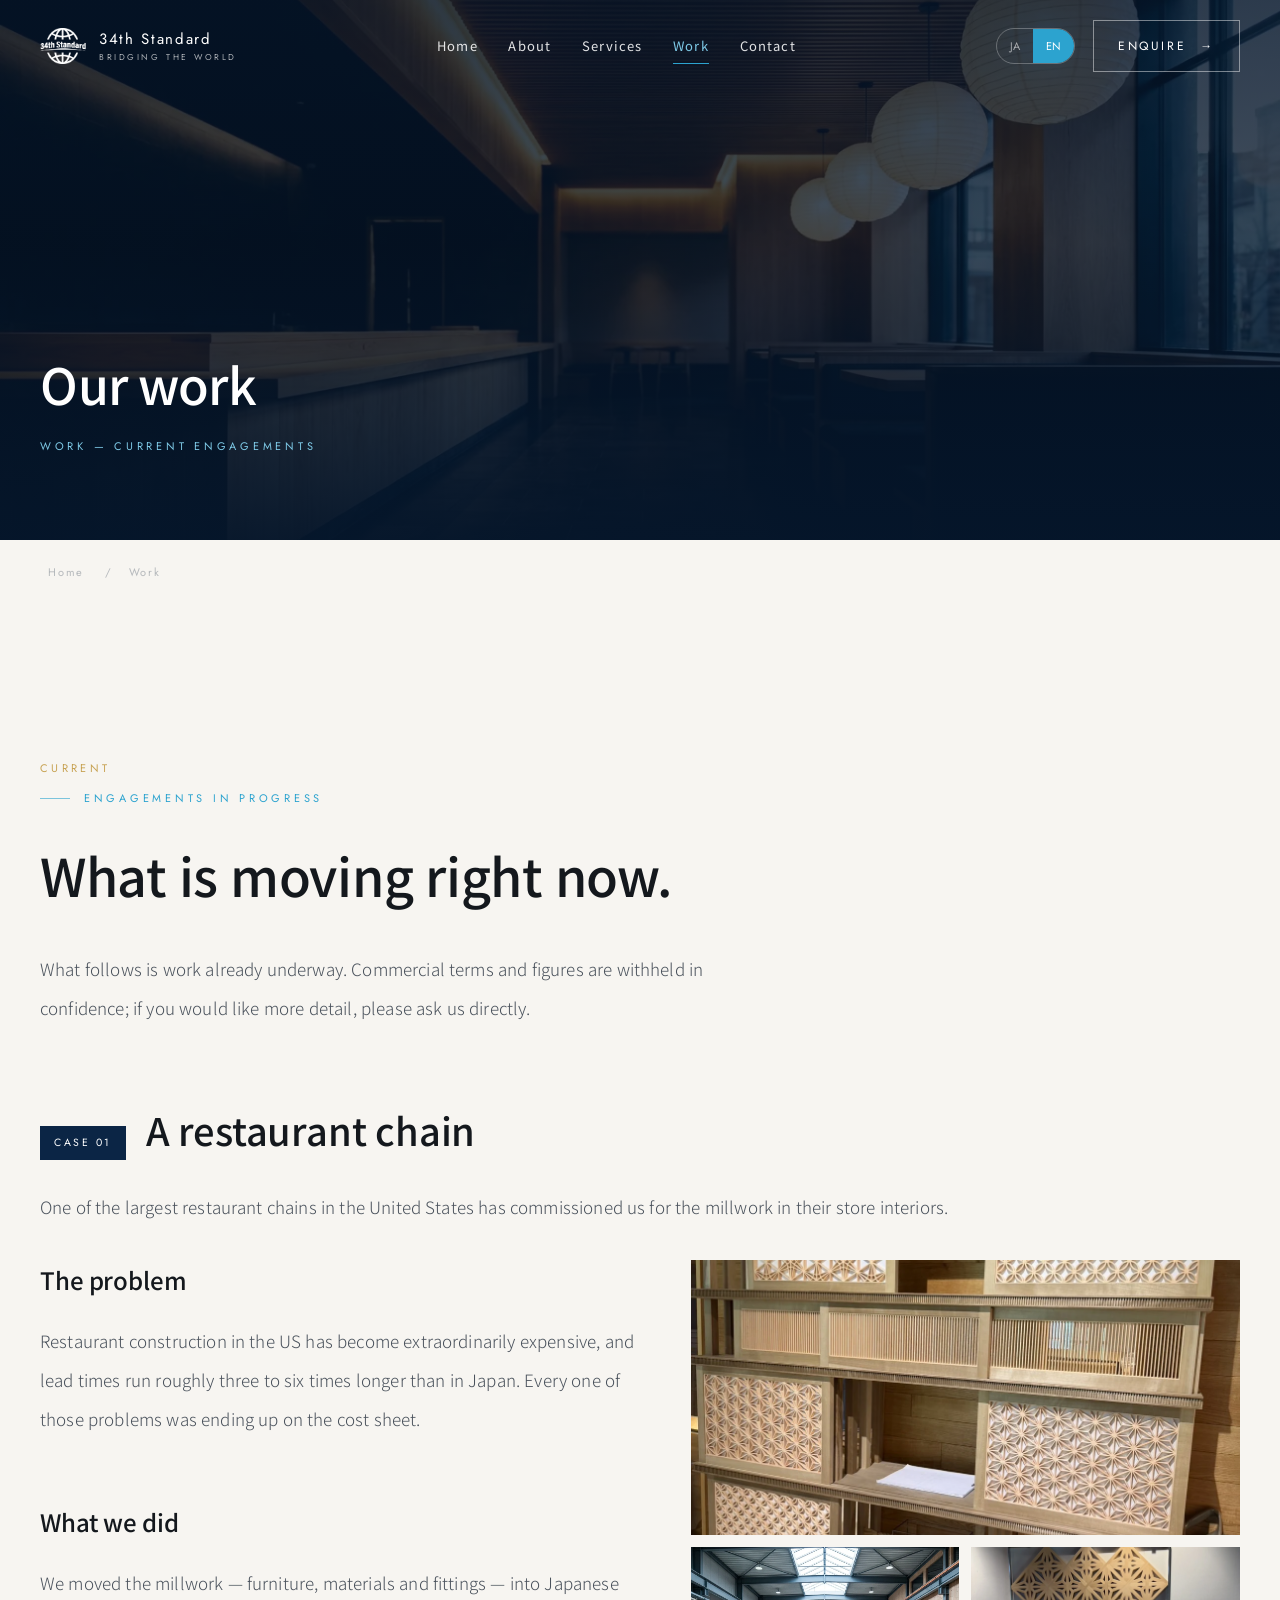
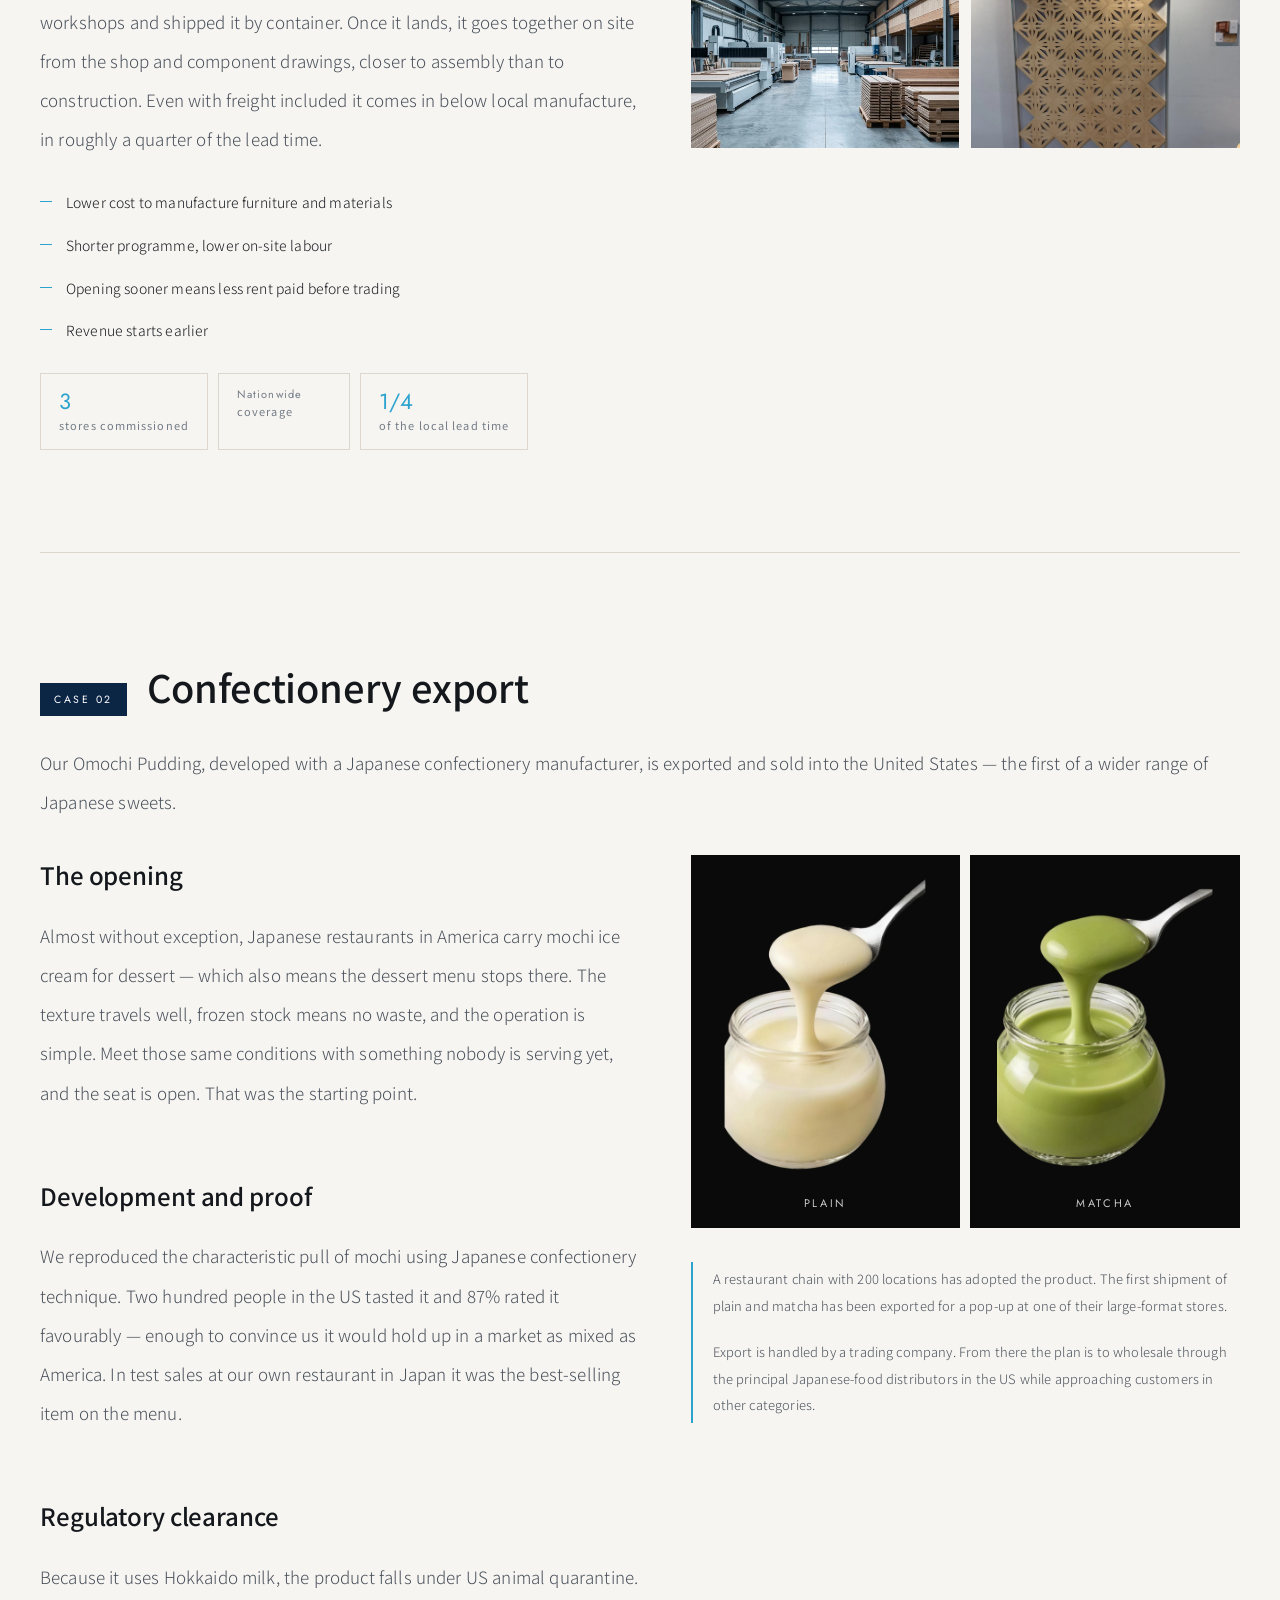
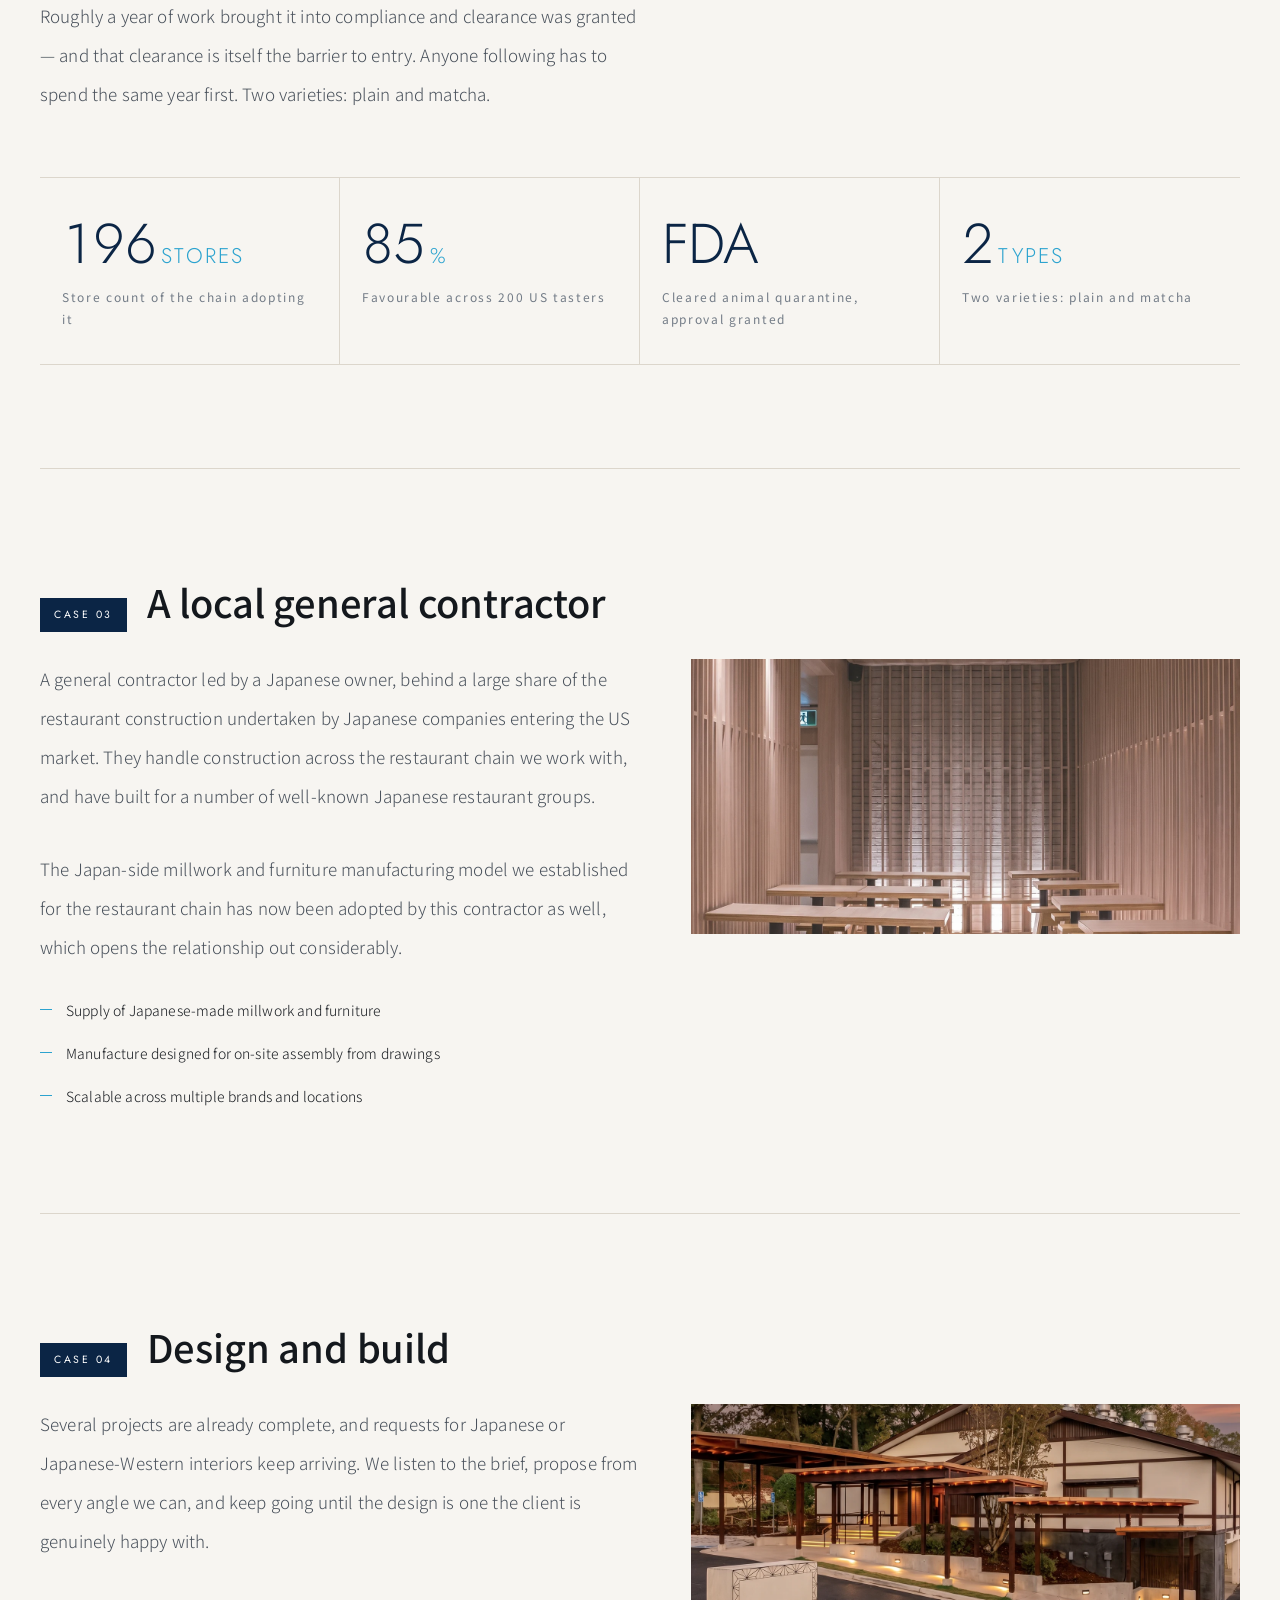
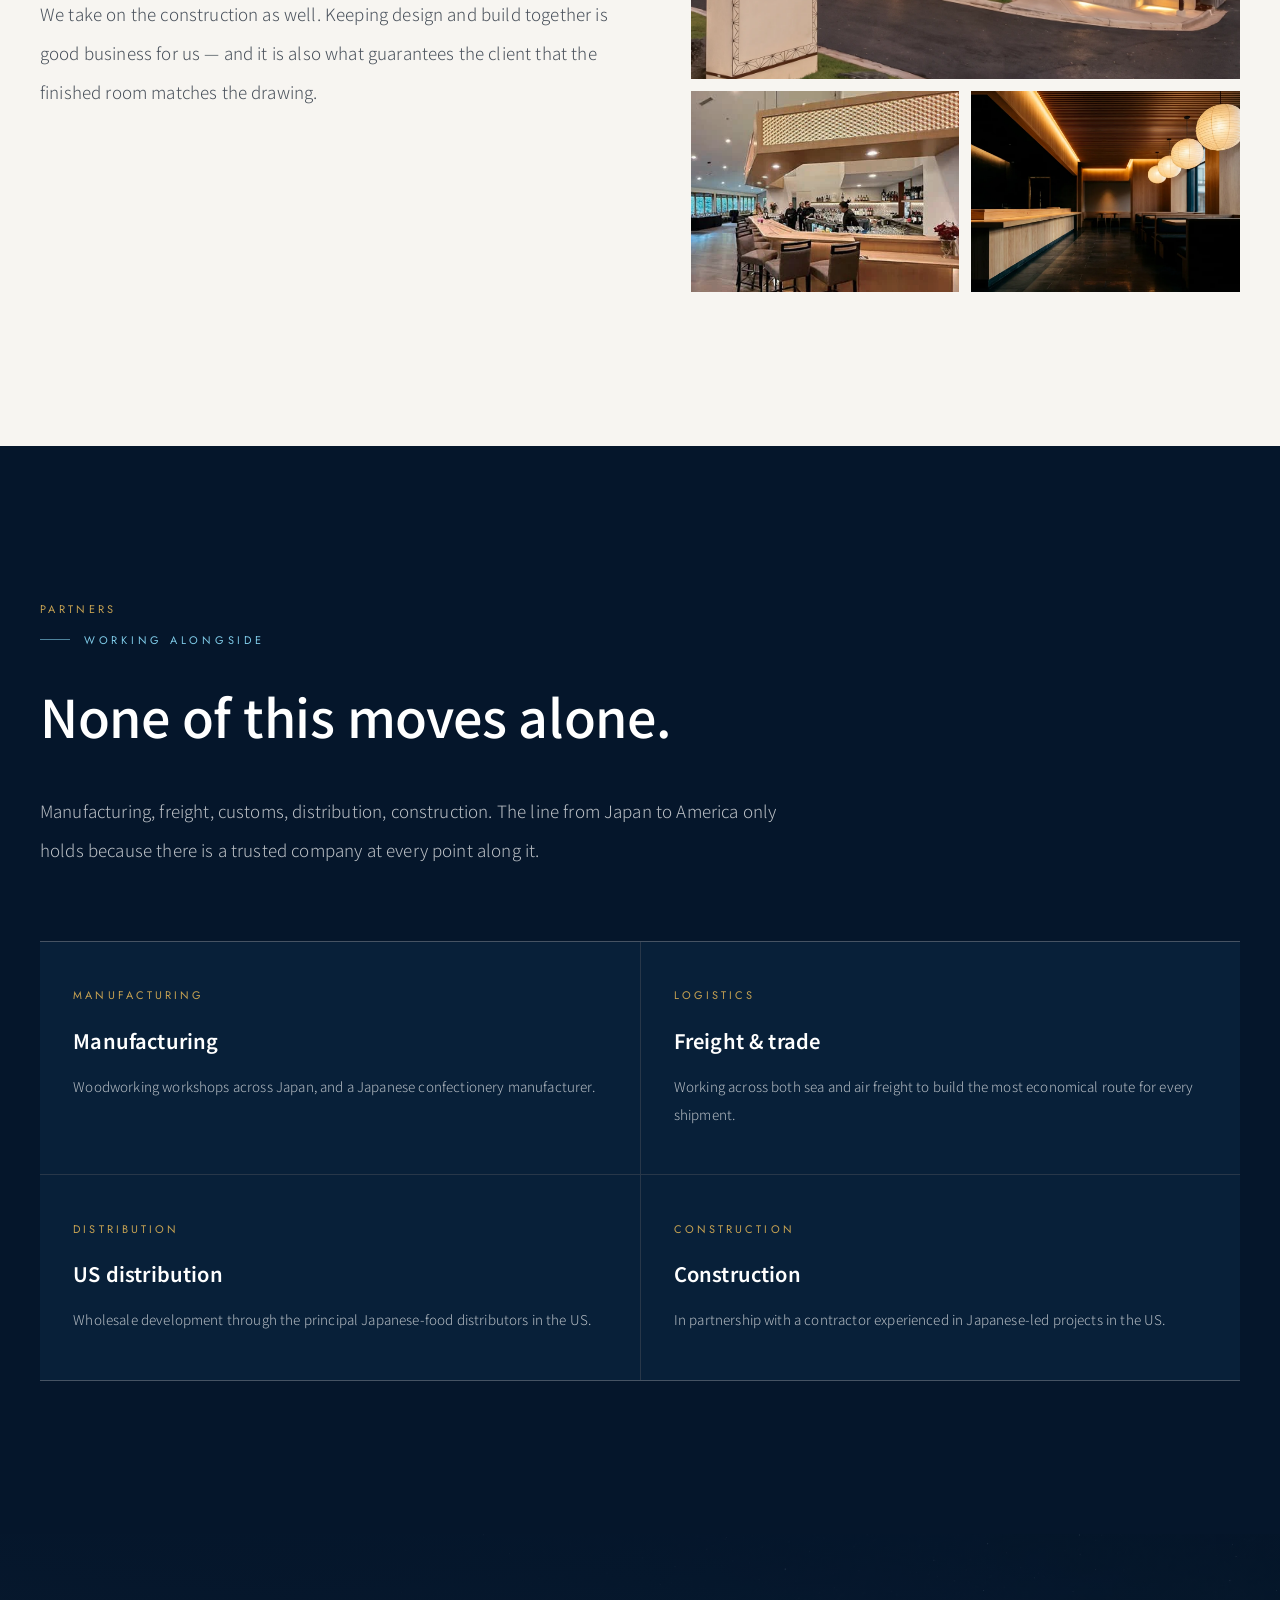
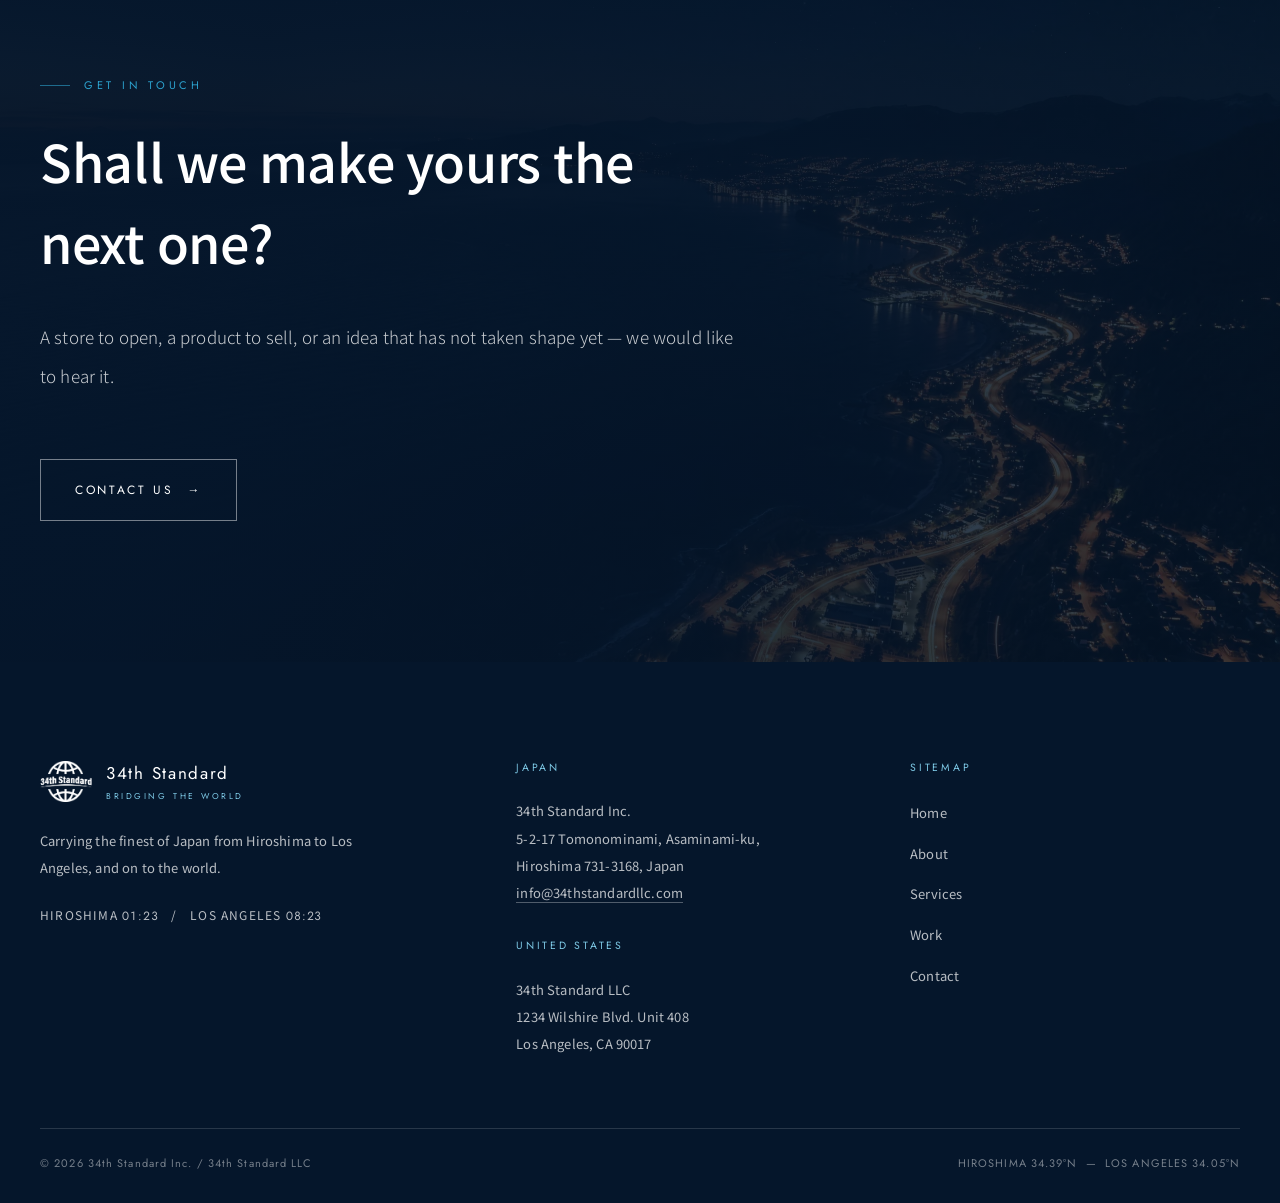
<file: works.html>
<meta charset="utf-8">
<meta name="viewport" content="width=device-width, initial-scale=1, viewport-fit=cover">
<title>取り組み｜株式会社34th Standard</title>
<meta name="description" content="全米最大級のレストランチェーン様のミルワーク受注、FDA認可を取得したスイーツの輸出販売、現地ゼネコン様との連携、店舗デザイン及び施工。34th Standardが現在進行中の案件。">
<meta name="theme-color" content="#05162B">
<link rel="canonical" href="https://kento-umapro.github.io/34th-standard/works.html">
<link rel="icon" href="assets/img/favicon.png">

<meta property="og:type" content="article">
<meta property="og:site_name" content="34th Standard">
<meta property="og:title" content="取り組み｜株式会社34th Standard">
<meta property="og:description" content="レストランチェーン様のミルワーク受注、FDA認可を取得したスイーツの輸出、現地ゼネコン様との連携。いま動いている案件をご紹介します。">
<meta property="og:image" content="https://kento-umapro.github.io/34th-standard/assets/img/og.jpg">
<meta name="twitter:card" content="summary_large_image">

<link rel="preconnect" href="https://fonts.googleapis.com">
<link rel="preconnect" href="https://fonts.gstatic.com" crossorigin>
<link href="https://fonts.googleapis.com/css2?family=Jost:wght@300;400;500;600&family=Noto+Sans+JP:wght@300;400;500;700&display=swap" rel="stylesheet">
<script>document.documentElement.className="js"</script>
<link rel="stylesheet" href="assets/css/style.css">

<body
  data-title-ja="取り組み｜株式会社34th Standard"
  data-title-en="Work｜34th Standard Inc."
  data-desc-ja="全米最大級のレストランチェーン様のミルワーク受注、FDA認可を取得したスイーツの輸出販売、現地ゼネコン様との連携、店舗デザイン及び施工。"
  data-desc-en="Millwork for one of America's largest restaurant chains, FDA-cleared confectionery export, work with a local general contractor, and restaurant design and build.">

<a class="skip-link" href="#main"><span class="ja-only">本文へスキップ</span><span class="en-only">Skip to content</span></a>

<header class="hdr">
  <div class="hdr__in">
    <a class="hdr__logo" href="index.html" aria-label="34th Standard home">
      <span class="hdr__logo-mk">
        <img src="assets/img/logo-white.png" alt="34th Standard" class="lg lg--w">
        <img src="assets/img/logo.png" alt="" class="lg lg--c" aria-hidden="true">
      </span>
      <span class="hdr__logo-tx">34th Standard<small>BRIDGING THE WORLD</small></span>
    </a>
    <nav class="hdr__nav" aria-label="Main">
      <a href="index.html"><span class="ja-only">ホーム</span><span class="en-only">Home</span></a>
      <a href="about.html"><span class="ja-only">私たちについて</span><span class="en-only">About</span></a>
      <a href="services.html"><span class="ja-only">事業内容</span><span class="en-only">Services</span></a>
      <a href="works.html" aria-current="page"><span class="ja-only">取り組み</span><span class="en-only">Work</span></a>
      <a href="contact.html"><span class="ja-only">お問い合わせ</span><span class="en-only">Contact</span></a>
    </nav>
    <div class="hdr__right">
      <div class="lang" role="group" aria-label="Language">
        <button type="button" data-lang="ja" aria-pressed="true">JA</button>
        <button type="button" data-lang="en" aria-pressed="false">EN</button>
      </div>
      <a class="btn btn--light hdr__cta" href="contact.html"><span class="ja-only">ご相談</span><span class="en-only">Enquire</span><span class="arw" aria-hidden="true">→</span></a>
      <button class="burger" aria-label="Menu" aria-expanded="false" aria-controls="drawer"><span></span><span></span><span></span></button>
    </div>
  </div>
</header>

<div class="drawer" id="drawer">
  <nav class="drawer__nav" aria-label="Mobile">
    <a href="index.html"><span class="ja-only">ホーム</span><span class="en-only">Home</span><span>HOME</span></a>
    <a href="about.html"><span class="ja-only">私たちについて</span><span class="en-only">About</span><span>ABOUT</span></a>
    <a href="services.html"><span class="ja-only">事業内容</span><span class="en-only">Services</span><span>SERVICES</span></a>
    <a href="works.html"><span class="ja-only">取り組み</span><span class="en-only">Work</span><span>WORK</span></a>
    <a href="contact.html"><span class="ja-only">お問い合わせ</span><span class="en-only">Contact</span><span>CONTACT</span></a>
  </nav>
  <div class="drawer__foot">
    <div>HIROSHIMA <span class="clock" data-clock="jp">--:--</span> &nbsp;/&nbsp; LOS ANGELES <span class="clock" data-clock="us">--:--</span></div>
    <div style="margin-top:10px">株式会社34th Standard / 34th Standard LLC</div>
  </div>
</div>

<main id="main">

<section class="phero">
  <div class="phero__media"><img src="assets/img/restaurant-interior.webp" alt="" width="1376" height="768"></div>
  <div class="phero__in">
    <div class="shell">
      <h1><span class="ja-only">取り組み</span><span class="en-only">Our work</span></h1>
      <p class="phero__en">WORK — CURRENT ENGAGEMENTS</p>
    </div>
  </div>
</section>

<div class="shell">
  <nav class="crumbs" aria-label="Breadcrumb">
    <a href="index.html"><span class="ja-only">ホーム</span><span class="en-only">Home</span></a>
    <span>/</span><span class="ja-only">取り組み</span><span class="en-only">Work</span>
  </nav>
</div>

<section class="sec">
  <div class="shell">
    <div class="sec-head rv">
      <span class="sec-num">CURRENT</span>
      <p class="eyebrow">Engagements in progress</p>
      <h2 class="h-xl">
        <span class="ja-only">いま、動いている案件。</span>
        <span class="en-only">What is moving right now.</span>
      </h2>
      <p class="lead mt-m">
        <span class="ja-only">実績としてお見せできるのは、すでに進行している取り組みです。取引条件や金額については、守秘のため掲載しておりません。詳細をお知りになりたい場合は個別にご相談ください。</span>
        <span class="en-only">What follows is work already underway. Commercial terms and figures are withheld in confidence; if you would like more detail, please ask us directly.</span>
      </p>
    </div>

    <!-- ============ CASE 01 : RESTAURANT CHAIN ============ -->
    <article class="case rv" id="chain">
      <div class="case__head">
        <span class="case__badge">CASE 01</span>
        <h3 class="h-lg"><span class="ja-only">レストランチェーン様との取組み</span><span class="en-only">A restaurant chain</span></h3>
      </div>
      <p class="lead" style="margin-bottom:34px">
        <span class="ja-only">全米最大級のレストランチェーン様より、店舗内装のミルワークについてご発注をいただいています。</span>
        <span class="en-only">One of the largest restaurant chains in the United States has commissioned us for the millwork in their store interiors.</span>
      </p>

      <div class="case__grid">
        <div>
          <h4 class="h-md"><span class="ja-only">課題</span><span class="en-only">The problem</span></h4>
          <p class="lead mt-s">
            <span class="ja-only">米国現地のレストラン工事関連は異常な程に価格が高騰しており、また日本と大きく違うのは納期が約3倍〜6倍もかかってしまうことです。問題点の全てがコストとして跳ね返っていました。</span>
            <span class="en-only">Restaurant construction in the US has become extraordinarily expensive, and lead times run roughly three to six times longer than in Japan. Every one of those problems was ending up on the cost sheet.</span>
          </p>

          <h4 class="h-md mt-l"><span class="ja-only">私たちの解決</span><span class="en-only">What we did</span></h4>
          <p class="lead mt-s">
            <span class="ja-only">ミルワーク（家具・材料など）部分を日本の木工所で製造し、コンテナで輸出。物件現地に到着したら、施工図・単品図をもとにプラモデルの様に簡易に組み立てる方式に切り替えました。輸送費を含めても現地で製造するよりコストを抑えられ、納期は約4分の1に短縮できています。</span>
            <span class="en-only">We moved the millwork — furniture, materials and fittings — into Japanese workshops and shipped it by container. Once it lands, it goes together on site from the shop and component drawings, closer to assembly than to construction. Even with freight included it comes in below local manufacture, in roughly a quarter of the lead time.</span>
          </p>

          <ul class="case__pts">
            <li><span class="ja-only">家具・材料の製造コストを削減</span><span class="en-only">Lower cost to manufacture furniture and materials</span></li>
            <li><span class="ja-only">納期短縮による人件費の削減</span><span class="en-only">Shorter programme, lower on-site labour</span></li>
            <li><span class="ja-only">早くオープンできることで空家賃の発生を削減</span><span class="en-only">Opening sooner means less rent paid before trading</span></li>
            <li><span class="ja-only">売上収入を早期に実現</span><span class="en-only">Revenue starts earlier</span></li>
          </ul>

          <div class="kpi">
            <div><b>3</b><span><span class="ja-only">受注店舗（進行中）</span><span class="en-only">stores commissioned</span></span></div>
            <div>
              <b><span class="ja-only">全米</span><span class="en-only">Nationwide</span></b>
              <span><span class="ja-only">展開エリア</span><span class="en-only">coverage</span></span>
            </div>
            <div><b>1/4</b><span><span class="ja-only">現地製造比の納期</span><span class="en-only">of the local lead time</span></span></div>
          </div>
        </div>

        <div>
          <div class="case__figs">
            <img src="assets/img/kumiko-joinery.webp" class="span2" alt="日本の木工所で組み上げられた組子の建具" loading="lazy">
            <img src="assets/img/millwork-factory.webp" alt="部材を製造する木工所" loading="lazy">
            <img src="assets/img/kumiko-panel.webp" alt="組子細工のパネル" loading="lazy">
          </div>

        </div>
      </div>
    </article>

    <!-- ============ CASE 02 : MOCHI PUDDING ============ -->
    <article class="case rv" id="pudding">
      <div class="case__head">
        <span class="case__badge">CASE 02</span>
        <h3 class="h-lg"><span class="ja-only">スイーツ各種輸出事業</span><span class="en-only">Confectionery export</span></h3>
      </div>
      <p class="lead" style="margin-bottom:34px">
        <span class="ja-only">国内のスイーツ製造メーカーと共同開発した「お餅プリン」を米国へ輸出・販売しています。マンゴープリンなど、日本のスイーツ各種をアメリカの飲食店へ届ける事業です。</span>
        <span class="en-only">Our Omochi Pudding, developed with a Japanese confectionery manufacturer, is exported and sold into the United States — the first of a wider range of Japanese sweets.</span>
      </p>

      <div class="case__grid">
        <div>
          <h4 class="h-md"><span class="ja-only">着眼点</span><span class="en-only">The opening</span></h4>
          <p class="lead mt-s">
            <span class="ja-only">アメリカのレストラン業界では、日本食のお店がほぼ例外がないほどモチアイスをデザートとして置いています。裏を返せば、デザートの選択肢がそこで止まっているということです。おもちの食感が好まれること、冷凍でロスが出ないこと、オペレーションが簡単なこと。その条件を満たしたまま、まだ誰も出していないものをつくれば席が空いている——そこが出発点でした。</span>
            <span class="en-only">Almost without exception, Japanese restaurants in America carry mochi ice cream for dessert — which also means the dessert menu stops there. The texture travels well, frozen stock means no waste, and the operation is simple. Meet those same conditions with something nobody is serving yet, and the seat is open. That was the starting point.</span>
          </p>

          <h4 class="h-md mt-l"><span class="ja-only">開発と検証</span><span class="en-only">Development and proof</span></h4>
          <p class="lead mt-s">
            <span class="ja-only">おもちの粘り気のある食感を、日本のスイーツ製造技術で再現することに成功しました。米国で200名の方に試食していただきアンケートを実施したところ、高評価は全体の87%。様々な人種が混在するアメリカでも通用すると確信しました。日本国内の自社店舗でも、テスト販売で売上トップを記録しています。</span>
            <span class="en-only">We reproduced the characteristic pull of mochi using Japanese confectionery technique. Two hundred people in the US tasted it and 87% rated it favourably — enough to convince us it would hold up in a market as mixed as America. In test sales at our own restaurant in Japan it was the best-selling item on the menu.</span>
          </p>

          <h4 class="h-md mt-l"><span class="ja-only">規制対応</span><span class="en-only">Regulatory clearance</span></h4>
          <p class="lead mt-s">
            <span class="ja-only">北海道生乳を使用しているため、アメリカFDAの動物検疫対象となりますが、約1年かけて基準をクリアし、認可を取得しました。この認可はそのまま参入障壁になっています。同じものを出そうとすれば、同じ1年を先に払わなければなりません。プレーンと抹茶の2種類をご用意しています。</span>
            <span class="en-only">Because it uses Hokkaido milk, the product falls under US animal quarantine. Roughly a year of work brought it into compliance and clearance was granted — and that clearance is itself the barrier to entry. Anyone following has to spend the same year first. Two varieties: plain and matcha.</span>
          </p>
        </div>

        <div>
          <div class="duo-shot">
            <figure>
              <img src="assets/img/pudding-plain.webp" alt="お餅プリン プレーン" loading="lazy" width="1200" height="1500">
              <figcaption><span class="ja-only">プレーン</span><span class="en-only">PLAIN</span></figcaption>
            </figure>
            <figure>
              <img src="assets/img/pudding-matcha.webp" alt="お餅プリン 抹茶" loading="lazy" width="1200" height="1500">
              <figcaption><span class="ja-only">抹茶</span><span class="en-only">MATCHA</span></figcaption>
            </figure>
          </div>

          <div class="notice mt-m">
            <p>
              <span class="ja-only">200店舗を展開するレストランチェーン様への採用が決定しました。まずは大型店舗での POP UP 導入に向けて、プレーンと抹茶の初回納入分を輸出しています。</span>
              <span class="en-only">A restaurant chain with 200 locations has adopted the product. The first shipment of plain and matcha has been exported for a pop-up at one of their large-format stores.</span>
            </p>
            <p class="mt-s">
              <span class="ja-only">輸出は貿易商社に引き受けていただいています。日本食をメインとする現地の大手ディーラー網へ卸し、他の業態の顧客へも同時に営業をかけていく計画です。</span>
              <span class="en-only">Export is handled by a trading company. From there the plan is to wholesale through the principal Japanese-food distributors in the US while approaching customers in other categories.</span>
            </p>
          </div>
        </div>
      </div>
      <ul class="stats stats--light mt-l">
        <li>
          <div class="n"><span data-count="200">200</span><span class="u">STORES</span></div>
          <p class="k"><span class="ja-only">採用が決定したチェーンの店舗数</span><span class="en-only">Store count of the chain adopting it</span></p>
        </li>
        <li>
          <div class="n"><span data-count="87">87</span><span class="u">%</span></div>
          <p class="k"><span class="ja-only">米国200名の試食アンケート高評価率</span><span class="en-only">Favourable across 200 US tasters</span></p>
        </li>
        <li>
          <div class="n">FDA</div>
          <p class="k"><span class="ja-only">動物検疫基準をクリアし認可を取得</span><span class="en-only">Cleared animal quarantine, approval granted</span></p>
        </li>
        <li>
          <div class="n"><span data-count="2">2</span><span class="u">TYPES</span></div>
          <p class="k"><span class="ja-only">プレーンと抹茶の2種類を用意</span><span class="en-only">Two varieties: plain and matcha</span></p>
        </li>
      </ul>

    </article>

    <!-- ============ CASE 03 : LOCAL CONTRACTOR ============ -->
    <article class="case rv" id="contractor">
      <div class="case__head">
        <span class="case__badge">CASE 03</span>
        <h3 class="h-lg"><span class="ja-only">現地ゼネコン様との取組み</span><span class="en-only">A local general contractor</span></h3>
      </div>

      <div class="case__grid">
        <div>
          <p class="lead">
            <span class="ja-only">日本からアメリカへ進出する企業のレストラン工事を数多く受注している、日本人オーナーが率いる現地ゼネコンです。私たちが取り組むレストランチェーン様の工事全般を任されているほか、日本の有名外食企業各社の現地レストラン工事を手がけています。</span>
            <span class="en-only">A general contractor led by a Japanese owner, behind a large share of the restaurant construction undertaken by Japanese companies entering the US market. They handle construction across the restaurant chain we work with, and have built for a number of well-known Japanese restaurant groups.</span>
          </p>
          <p class="lead mt-m">
            <span class="ja-only">レストランチェーン様向けに確立した日本での木工材料や家具製造について、こちらのゼネコン様でも採用して頂ける事になりましたので、今後はより幅広くビジネスとして繋がります。</span>
            <span class="en-only">The Japan-side millwork and furniture manufacturing model we established for the restaurant chain has now been adopted by this contractor as well, which opens the relationship out considerably.</span>
          </p>
          <ul class="case__pts">
            <li><span class="ja-only">日本製の木工材料・家具の供給</span><span class="en-only">Supply of Japanese-made millwork and furniture</span></li>
            <li><span class="ja-only">施工図・単品図をもとにした現地組み立て前提の製造</span><span class="en-only">Manufacture designed for on-site assembly from drawings</span></li>
            <li><span class="ja-only">複数ブランド・複数店舗への横展開</span><span class="en-only">Scalable across multiple brands and locations</span></li>
          </ul>
        </div>
        <div>
          <div class="case__figs">
            <img src="assets/img/interior-slats.webp" class="span2" alt="木格子で仕上げた店舗内装" loading="lazy">
          </div>
        </div>
      </div>
    </article>

    <!-- ============ CASE 04 : DESIGN & BUILD ============ -->
    <article class="case rv" id="design">
      <div class="case__head">
        <span class="case__badge">CASE 04</span>
        <h3 class="h-lg"><span class="ja-only">店舗デザイン及び施工</span><span class="en-only">Design and build</span></h3>
      </div>

      <div class="case__grid">
        <div>
          <p class="lead">
            <span class="ja-only">既に数件の実績がありますが、和風又は和洋折衷の店舗デザインのご依頼が数多くあります。お客様のご要望を伺いながらあらゆる角度のテイストをご提案しながら、満足して頂けるデザイン提案をおこなって参りたいと考えています。</span>
            <span class="en-only">Several projects are already complete, and requests for Japanese or Japanese-Western interiors keep arriving. We listen to the brief, propose from every angle we can, and keep going until the design is one the client is genuinely happy with.</span>
          </p>
          <p class="lead mt-m">
            <span class="ja-only">また、施工部分も受注する事で売上と利益をしっかり確保したいと思います。デザインと施工を切り離さないことは、私たちにとっての事業性であると同時に、お客様にとっての品質保証でもあります。</span>
            <span class="en-only">We take on the construction as well. Keeping design and build together is good business for us — and it is also what guarantees the client that the finished room matches the drawing.</span>
          </p>
        </div>
        <div>
          <div class="case__figs">
            <img src="assets/img/exterior-dusk.webp" class="span2" alt="夕暮れの和風レストラン外観" loading="lazy">
            <img src="assets/img/bar-interior.webp" alt="バーカウンターの内装" loading="lazy">
            <img src="assets/img/restaurant-interior.webp" alt="和モダンの店舗内装" loading="lazy">
          </div>
        </div>
      </div>
    </article>
  </div>
</section>

<!-- ===================== PARTNERS ===================== -->
<section class="sec sec--dark">
  <div class="shell">
    <div class="sec-head rv">
      <span class="sec-num">PARTNERS</span>
      <p class="eyebrow">Working alongside</p>
      <h2 class="h-xl">
        <span class="ja-only">ひとりでは、運べません。</span>
        <span class="en-only">None of this moves alone.</span>
      </h2>
      <p class="lead mt-m">
        <span class="ja-only">製造、輸送、通関、卸、施工。それぞれの領域で信頼できる企業様と組むことで、はじめて日本からアメリカまで一本の線がつながります。</span>
        <span class="en-only">Manufacturing, freight, customs, distribution, construction. The line from Japan to America only holds because there is a trusted company at every point along it.</span>
      </p>
    </div>

    <ul class="cards rv" style="background:var(--line-dark);border-color:var(--line-dark)">
      <li class="card" style="background:var(--navy-850);color:#fff">
        <span class="card__n">MANUFACTURING</span>
        <h3 class="card__ttl"><span class="ja-only">製造パートナー</span><span class="en-only">Manufacturing</span></h3>
        <p class="card__tx" style="color:rgba(255,255,255,.7)">
          <span class="ja-only">日本国内の木工所、及びスイーツ製造メーカー様。</span>
          <span class="en-only">Woodworking workshops across Japan, and a Japanese confectionery manufacturer.</span>
        </p>
      </li>
      <li class="card" style="background:var(--navy-850);color:#fff">
        <span class="card__n">LOGISTICS</span>
        <h3 class="card__ttl"><span class="ja-only">輸送・貿易</span><span class="en-only">Freight &amp; trade</span></h3>
        <p class="card__tx" style="color:rgba(255,255,255,.7)">
          <span class="ja-only">海上輸送、航空輸送をもとに、できるだけ安価で運べる仕組みを作っています。</span>
          <span class="en-only">Working across both sea and air freight to build the most economical route for every shipment.</span>
        </p>
      </li>
      <li class="card" style="background:var(--navy-850);color:#fff">
        <span class="card__n">DISTRIBUTION</span>
        <h3 class="card__ttl"><span class="ja-only">米国ディーラー網</span><span class="en-only">US distribution</span></h3>
        <p class="card__tx" style="color:rgba(255,255,255,.7)">
          <span class="ja-only">日本食をメインとする現地の大手ディーラー網への卸展開を進めています。</span>
          <span class="en-only">Wholesale development through the principal Japanese-food distributors in the US.</span>
        </p>
      </li>
      <li class="card" style="background:var(--navy-850);color:#fff">
        <span class="card__n">CONSTRUCTION</span>
        <h3 class="card__ttl"><span class="ja-only">現地施工</span><span class="en-only">Construction</span></h3>
        <p class="card__tx" style="color:rgba(255,255,255,.7)">
          <span class="ja-only">日本企業の米国進出案件を数多く手がける現地ゼネコンと連携しています。</span>
          <span class="en-only">In partnership with a contractor experienced in Japanese-led projects in the US.</span>
        </p>
      </li>
    </ul>
  </div>
</section>

<!-- ===================== CTA ===================== -->
<section class="cta">
  <div class="cta__bg"><img src="assets/img/coast-night.webp" alt="" loading="lazy" width="2560" height="1434"></div>
  <div class="cta__in">
    <div class="shell">
      <div style="max-width:44em">
        <p class="eyebrow">Get in touch</p>
        <h2 class="h-xl">
          <span class="ja-only">次の一件を、<br>ご一緒できませんか。</span>
          <span class="en-only">Shall we make yours the next one?</span>
        </h2>
        <p class="lead mt-m" style="color:rgba(255,255,255,.78)">
          <span class="ja-only">店舗を出したい。商品を売りたい。まだ形になっていない構想でも、遠慮なくお聞かせください。</span>
          <span class="en-only">A store to open, a product to sell, or an idea that has not taken shape yet — we would like to hear it.</span>
        </p>
        <p class="mt-l">
          <a class="btn btn--light" href="contact.html">
            <span class="ja-only">お問い合わせ</span><span class="en-only">Contact us</span>
            <span class="arw" aria-hidden="true">→</span>
          </a>
        </p>
      </div>
    </div>
  </div>
</section>

</main>

<footer class="ftr">
  <div class="shell">
    <div class="ftr__top">
      <div>
        <div class="ftr__logo">
          <img src="assets/img/logo-white.png" alt="">
          <span><b>34th Standard</b><small>BRIDGING THE WORLD</small></span>
        </div>
        <p style="font-size:13px;line-height:2.1;max-width:26em">
          <span class="ja-only">日本の最高品質を、広島からロサンゼルス、<br>そして世界へ発信する。</span>
          <span class="en-only">Carrying the finest of Japan from Hiroshima to Los Angeles, and on to the world.</span>
        </p>
        <p style="margin-top:22px;font-size:12px;letter-spacing:.1em">
          HIROSHIMA <span class="clock" data-clock="jp">--:--</span>
          &nbsp;&nbsp;/&nbsp;&nbsp;
          LOS ANGELES <span class="clock" data-clock="us">--:--</span>
        </p>
      </div>
      <div>
        <h4>Japan</h4>
        <address>
          <span class="ja-only">株式会社34th Standard<br>〒731-3168<br>広島県広島市安佐南区伴南5丁目2-17<br></span>
          <span class="en-only">34th Standard Inc.<br>5-2-17 Tomonominami, Asaminami-ku,<br>Hiroshima 731-3168, Japan</span>
          <br><a href="mailto:info@34thstandardllc.com" style="border-bottom:1px solid rgba(255,255,255,.3)">info@34thstandardllc.com</a>
        </address>
        <h4 style="margin-top:30px">United States</h4>
        <address>34th Standard LLC<br>1234 Wilshire Blvd. Unit 408<br>Los Angeles, CA 90017</address>
      </div>
      <div>
        <h4>Sitemap</h4>
        <ul class="ftr__links">
          <li><a href="index.html"><span class="ja-only">ホーム</span><span class="en-only">Home</span></a></li>
          <li><a href="about.html"><span class="ja-only">私たちについて</span><span class="en-only">About</span></a></li>
          <li><a href="services.html"><span class="ja-only">事業内容</span><span class="en-only">Services</span></a></li>
          <li><a href="works.html"><span class="ja-only">取り組み</span><span class="en-only">Work</span></a></li>
          <li><a href="contact.html"><span class="ja-only">お問い合わせ</span><span class="en-only">Contact</span></a></li>
        </ul>
      </div>
    </div>
    <div class="ftr__bot">
      <span>© <span data-year>2026</span> 34th Standard Inc. / 34th Standard LLC</span>
      <span>HIROSHIMA 34.39°N &nbsp;—&nbsp; LOS ANGELES 34.05°N</span>
    </div>
  </div>
</footer>

<script src="assets/js/main.js" defer></script>
</file>
<file: assets/css/style.css>
@charset "UTF-8";
/* ==========================================================================
   34th Standard — Corporate Site
   Design system / global stylesheet
   ========================================================================== */

/* --------------------------------------------------------------------------
   1. Tokens
   -------------------------------------------------------------------------- */
:root {
  /* Brand — sampled from the corporate logo */
  --brand:        #2CA3CF;
  --brand-deep:   #436799;
  --brand-light:  #7FCBE8;

  /* Ink / ground */
  --navy-900: #05162B;
  --navy-850: #082039;
  --navy-800: #0B2545;
  --navy-700: #143A63;
  --navy-600: #1E4E80;

  --gold:      #C7A252;
  --gold-soft: #E0C88C;

  --paper:     #F7F5F1;
  --paper-2:   #EFEBE4;
  --line:      #DCD6CC;
  --line-dark: rgba(255, 255, 255, .14);

  --ink:      #14181D;
  --ink-70:   #4A525C;
  --ink-50:   #737C87;

  /* Type — a single modern sans across the whole site */
  --f-serif: "Noto Sans JP", "Hiragino Sans", "Yu Gothic", sans-serif; /* display */
  --f-sans:  "Noto Sans JP", "Hiragino Sans", "Yu Gothic", sans-serif;
  --f-en:    "Jost", "Helvetica Neue", Arial, sans-serif;
  --f-en-serif: "Jost", "Helvetica Neue", Arial, sans-serif;           /* english display */

  /* Rhythm */
  --gut:    clamp(20px, 5vw, 40px);
  --shell:  1280px;
  --sec-y:  clamp(88px, 12vw, 180px);

  --ease: cubic-bezier(.22, .61, .36, 1);
  --ease-out-expo: cubic-bezier(.16, 1, .3, 1);
}

/* --------------------------------------------------------------------------
   2. Reset & base
   -------------------------------------------------------------------------- */
*, *::before, *::after { box-sizing: border-box; }
html { -webkit-text-size-adjust: 100%; scroll-behavior: smooth; }
@media (prefers-reduced-motion: reduce) { html { scroll-behavior: auto; } }

body {
  margin: 0;
  font-family: var(--f-sans);
  font-weight: 400;
  font-size: 16px;
  line-height: 2;
  color: var(--ink);
  background: var(--paper);
  overflow-x: hidden;
  font-feature-settings: "palt" 1;
  letter-spacing: .03em;
  -webkit-font-smoothing: antialiased;
}

img, svg, video { display: block; max-width: 100%; height: auto; }
a { color: inherit; text-decoration: none; }
button { font: inherit; color: inherit; background: none; border: 0; cursor: pointer; }
ul, ol { margin: 0; padding: 0; list-style: none; }
h1, h2, h3, h4, p, figure, dl, dd { margin: 0; }
::selection { background: var(--brand); color: #fff; }

:focus-visible {
  outline: 2px solid var(--brand);
  outline-offset: 3px;
}

.shell {
  width: 100%;
  max-width: var(--shell);
  margin-inline: auto;
  padding-inline: var(--gut);
}

.skip-link {
  position: absolute; left: -9999px; top: 0; z-index: 999;
  background: var(--navy-800); color: #fff; padding: 12px 20px;
}
.skip-link:focus { left: 0; }

/* --------------------------------------------------------------------------
   3. Bilingual switching  —  <html lang> drives visibility
   -------------------------------------------------------------------------- */
html[lang="ja"] .en-only { display: none !important; }
html[lang="en"] .ja-only { display: none !important; }
html[lang="en"] body { letter-spacing: .01em; line-height: 1.85; }

/* --------------------------------------------------------------------------
   4. Typography helpers
   -------------------------------------------------------------------------- */
.eyebrow {
  font-family: var(--f-en);
  font-size: 11px;
  font-weight: 400;
  letter-spacing: .34em;
  text-transform: uppercase;
  color: var(--brand);
  display: flex;
  align-items: center;
  gap: 14px;
  margin-bottom: 26px;
}
.eyebrow::before {
  content: "";
  width: 30px; height: 1px;
  background: currentColor;
  opacity: .6;
}
.eyebrow--center { justify-content: center; }

.sec-num {
  font-family: var(--f-en);
  font-size: 11px;
  letter-spacing: .3em;
  color: var(--gold);
  display: block;
  margin-bottom: 10px;
}

.h-xl {
  font-family: var(--f-serif);
  font-weight: 700;
  font-size: clamp(28px, 4.4vw, 52px);
  line-height: 1.55;
  letter-spacing: .005em;
}
.h-lg {
  font-family: var(--f-serif);
  font-weight: 700;
  font-size: clamp(24px, 3.2vw, 38px);
  line-height: 1.62;
  letter-spacing: .005em;
}
.h-md {
  font-family: var(--f-serif);
  font-weight: 700;
  font-size: clamp(19px, 2.1vw, 24px);
  line-height: 1.7;
}
html[lang="en"] .h-xl,
html[lang="en"] .h-lg,
html[lang="en"] .h-md { font-weight: 500; letter-spacing: -.005em; }

.lead {
  font-size: clamp(15px, 1.35vw, 17px);
  line-height: 2.3;
  color: var(--ink-70);
  font-weight: 300;
}
.body-s { font-size: 14px; line-height: 2.15; color: var(--ink-70); font-weight: 300; }

.mark { color: var(--brand); }
.serif-en { font-family: var(--f-en); font-weight: 300; letter-spacing: .04em; }

/* --------------------------------------------------------------------------
   5. Buttons
   -------------------------------------------------------------------------- */
.btn {
  position: relative;
  display: inline-flex;
  align-items: center;
  gap: 14px;
  padding: 19px 34px;
  font-family: var(--f-en);
  font-size: 12px;
  letter-spacing: .22em;
  text-transform: uppercase;
  border: 1px solid var(--navy-800);
  color: var(--navy-800);
  overflow: hidden;
  isolation: isolate;
  transition: color .5s var(--ease), border-color .5s var(--ease);
}
.btn::after {
  content: "";
  position: absolute; inset: 0;
  background: var(--navy-800);
  transform: scaleX(0);
  transform-origin: right center;
  transition: transform .55s var(--ease-out-expo);
  z-index: -1;
}
.btn:hover { color: #fff; }
.btn:hover::after { transform: scaleX(1); transform-origin: left center; }
.btn .arw { transition: transform .45s var(--ease); }
.btn:hover .arw { transform: translateX(5px); }

.btn--brand { border-color: var(--brand); color: var(--brand); }
.btn--brand::after { background: var(--brand); }
.btn--light { border-color: rgba(255,255,255,.45); color: #fff; }
.btn--light::after { background: #fff; }
.btn--light:hover { color: var(--navy-900); border-color: #fff; }
.btn--solid { background: var(--navy-800); color: #fff; }
.btn--solid::after { background: var(--brand); }
.btn--solid:hover { border-color: var(--brand); }

.link-u {
  font-family: var(--f-en);
  font-size: 12px;
  letter-spacing: .2em;
  text-transform: uppercase;
  display: inline-flex; align-items: center; gap: 10px;
  padding-bottom: 6px;
  border-bottom: 1px solid currentColor;
  transition: gap .4s var(--ease), color .4s;
}
.link-u:hover { gap: 18px; color: var(--brand); }

/* --------------------------------------------------------------------------
   6. Header
   -------------------------------------------------------------------------- */
.hdr {
  position: fixed;
  inset: 0 0 auto;
  z-index: 120;
  padding: 0 var(--gut);
  transition: background .55s var(--ease), box-shadow .55s var(--ease), padding .4s;
}
.hdr__in {
  max-width: calc(var(--shell) + var(--gut) * 2);
  margin-inline: auto;
  height: 92px;
  display: flex;
  align-items: center;
  justify-content: space-between;
  gap: 28px;
  transition: height .45s var(--ease);
}
.hdr__logo { display: flex; align-items: center; gap: 13px; flex-shrink: 0; }
.hdr__logo-mk {
  position: relative; display: block; flex-shrink: 0;
  width: 46px;
  transition: width .4s var(--ease);
}
.hdr__logo-mk .lg { width: 100%; display: block; transition: opacity .45s var(--ease); }
.hdr__logo-mk .lg--c { position: absolute; left: 0; top: 0; opacity: 0; }
.hdr__logo-tx {
  font-family: var(--f-en);
  font-size: 15px;
  letter-spacing: .11em;
  line-height: 1.25;
  color: #fff;
  transition: color .55s var(--ease);
}
.hdr__logo-tx small {
  display: block;
  font-size: 8.5px;
  letter-spacing: .3em;
  opacity: .68;
  margin-top: 3px;
}

.hdr__nav { display: flex; align-items: center; gap: clamp(20px, 2.4vw, 38px); }
.hdr__nav a {
  position: relative;
  font-size: 13px;
  letter-spacing: .09em;
  color: rgba(255,255,255,.88);
  padding: 6px 0;
  transition: color .45s var(--ease);
}
.hdr__nav a::after {
  content: "";
  position: absolute; left: 0; bottom: 0;
  width: 100%; height: 1px;
  background: var(--brand);
  transform: scaleX(0);
  transform-origin: right;
  transition: transform .5s var(--ease-out-expo);
}
.hdr__nav a:hover::after,
.hdr__nav a[aria-current="page"]::after { transform: scaleX(1); transform-origin: left; }
.hdr__nav a[aria-current="page"] { color: var(--brand-light); }

.hdr__right { display: flex; align-items: center; gap: 18px; }

.lang {
  display: flex; align-items: center;
  font-family: var(--f-en);
  font-size: 11px;
  letter-spacing: .16em;
  border: 1px solid rgba(255,255,255,.28);
  border-radius: 999px;
  overflow: hidden;
  transition: border-color .55s var(--ease);
}
.lang button {
  padding: 7px 13px;
  color: rgba(255,255,255,.6);
  transition: background .4s, color .4s;
}
.lang button[aria-pressed="true"] { background: var(--brand); color: #fff; }

.hdr__cta { display: none; }
@media (min-width: 1100px) { .hdr__cta { display: inline-flex; padding: 14px 24px; } }

/* scrolled state */
.hdr.is-stuck {
  background: rgba(247, 245, 241, .93);
  backdrop-filter: saturate(180%) blur(16px);
  -webkit-backdrop-filter: saturate(180%) blur(16px);
  box-shadow: 0 1px 0 rgba(0,0,0,.07);
}
.hdr.is-stuck .hdr__in { height: 72px; }
.hdr.is-stuck .hdr__logo-mk { width: 40px; }
.hdr.is-stuck .hdr__logo-mk .lg--w { opacity: 0; }
.hdr.is-stuck .hdr__logo-mk .lg--c { opacity: 1; }
.hdr.is-stuck .hdr__logo-tx { color: var(--navy-800); }
.hdr.is-stuck .hdr__nav a { color: var(--ink-70); }
.hdr.is-stuck .hdr__nav a[aria-current="page"] { color: var(--brand); }
.hdr.is-stuck .lang { border-color: var(--line); }
.hdr.is-stuck .lang button { color: var(--ink-50); }
.hdr.is-stuck .lang button[aria-pressed="true"] { color: #fff; }
.hdr.is-stuck .btn--light { border-color: var(--navy-800); color: var(--navy-800); }
.hdr.is-stuck .btn--light::after { background: var(--navy-800); }
.hdr.is-stuck .btn--light:hover { color: #fff; }
.hdr.is-stuck .burger span { background: var(--navy-800); }

/* pages with a light hero start in the stuck style */
.hdr--solid { background: rgba(247,245,241,.93); backdrop-filter: blur(16px); }

/* while the drawer is open the header sits on top of it, always in light-on-dark */
.hdr.is-nav {
  background: transparent !important;
  box-shadow: none !important;
  backdrop-filter: none !important;
  -webkit-backdrop-filter: none !important;
}
.hdr.is-nav .hdr__logo-tx { color: #fff; }
.hdr.is-nav .hdr__logo-mk .lg--w { opacity: 1; }
.hdr.is-nav .hdr__logo-mk .lg--c { opacity: 0; }
.hdr.is-nav .lang { border-color: rgba(255,255,255,.28); }
.hdr.is-nav .lang button { color: rgba(255,255,255,.6); }
.hdr.is-nav .lang button[aria-pressed="true"] { color: #fff; }
.hdr.is-nav .burger span { background: #fff; }

/* burger */
.burger {
  display: flex; flex-direction: column; justify-content: center; gap: 6px;
  width: 42px; height: 42px;
  z-index: 120;
}
.burger span {
  display: block; height: 1.5px; width: 24px; margin-inline: auto;
  background: #fff;
  transition: transform .5s var(--ease-out-expo), opacity .3s, background .5s;
}
.burger.is-open span { background: #fff; }
.burger.is-open span:nth-child(1) { transform: translateY(7.5px) rotate(45deg); }
.burger.is-open span:nth-child(2) { opacity: 0; }
.burger.is-open span:nth-child(3) { transform: translateY(-7.5px) rotate(-45deg); }
@media (min-width: 1000px) { .burger { display: none; } }
@media (max-width: 999px) { .hdr__nav { display: none; } }

/* mobile drawer */
.drawer {
  position: fixed; inset: 0;
  z-index: 110;
  background: var(--navy-900);
  padding: 120px var(--gut) 48px;
  display: flex; flex-direction: column; justify-content: space-between;
  clip-path: circle(0% at calc(100% - 44px) 46px);
  transition: clip-path .8s var(--ease-out-expo);
  overflow-y: auto;
}
.drawer.is-open { clip-path: circle(150% at calc(100% - 44px) 46px); }
.drawer__nav a {
  display: block;
  font-family: var(--f-serif);
  font-size: clamp(24px, 6.5vw, 34px);
  color: #fff;
  padding: 15px 0;
  border-bottom: 1px solid var(--line-dark);
  opacity: 0;
  transform: translateY(18px);
  transition: opacity .6s var(--ease), transform .6s var(--ease);
}
.drawer.is-open .drawer__nav a { opacity: 1; transform: none; }
.drawer__nav a span {
  display: block;
  font-family: var(--f-en);
  font-size: 10px;
  letter-spacing: .3em;
  color: var(--brand);
  margin-top: 4px;
}
.drawer__foot { color: rgba(255,255,255,.55); font-size: 12px; padding-top: 34px; }

/* --------------------------------------------------------------------------
   7. Hero
   -------------------------------------------------------------------------- */
.hero {
  position: relative;
  min-height: 100svh;
  display: flex;
  align-items: flex-end;
  overflow: hidden;
  background: var(--navy-900);
  color: #fff;
}
.hero__media { position: absolute; inset: 0; }
.hero__media .hero__still,
.hero__media .hero__vid {
  position: absolute; inset: 0;
  width: 100%; height: 100%;
  object-fit: cover;
  object-position: 62% 50%;
}
.hero__media .hero__still {
  animation: kenburns 26s var(--ease) infinite alternate;
}
/* the film fades in over the still once it is actually playing, so a blocked
   or slow video never leaves the hero empty */
.hero__vid { opacity: 0; transition: opacity 1.4s var(--ease); }
.hero__vid.is-playing { opacity: 1; }
@media (prefers-reduced-motion: reduce) { .hero__vid { display: none; } }
@keyframes kenburns {
  from { transform: scale(1.04) translate3d(0,0,0); }
  to   { transform: scale(1.16) translate3d(-1.5%, -1%, 0); }
}
@media (prefers-reduced-motion: reduce) { .hero__media img { animation: none; } }

.hero__scrim {
  position: absolute; inset: 0;
  background:
    linear-gradient(to right, rgba(3,15,30,.92) 0%, rgba(3,15,30,.72) 34%, rgba(3,15,30,.24) 66%, rgba(3,15,30,.45) 100%),
    linear-gradient(to top, rgba(3,15,30,.9) 0%, rgba(3,15,30,0) 45%);
}
.hero__grain {
  position: absolute; inset: 0;
  opacity: .35;
  mix-blend-mode: overlay;
  pointer-events: none;
  background-image: url("data:image/svg+xml,%3Csvg xmlns='http://www.w3.org/2000/svg' width='180' height='180'%3E%3Cfilter id='n'%3E%3CfeTurbulence type='fractalNoise' baseFrequency='.85' numOctaves='3'/%3E%3C/filter%3E%3Crect width='180' height='180' filter='url(%23n)' opacity='.42'/%3E%3C/svg%3E");
}

.hero__in {
  position: relative;
  width: 100%;
  max-width: calc(var(--shell) + var(--gut) * 2);
  margin-inline: auto;
  padding: clamp(124px, 15vh, 158px) var(--gut) clamp(46px, 8vh, 96px);
}
.hero__label {
  font-family: var(--f-en);
  font-size: 11px;
  letter-spacing: .38em;
  text-transform: uppercase;
  color: var(--brand-light);
  display: flex; align-items: center; gap: 16px;
  margin-bottom: clamp(16px, 3vh, 30px);
}
.hero__label::before { content: ""; width: 46px; height: 1px; background: var(--gold); }

.hero h1 {
  font-family: var(--f-serif);
  font-weight: 700;
  font-size: clamp(29px, 4.9vw, 60px);
  line-height: 1.46;
  letter-spacing: .004em;
  max-width: 17em;
  text-shadow: 0 2px 40px rgba(0,0,0,.45);
}
html[lang="en"] .hero h1 { font-weight: 500; line-height: 1.22; letter-spacing: -.015em; }
.hero h1 .ln { display: block; overflow: hidden; }
.hero h1 .ln > span {
  display: block;
  transform: translateY(110%);
  animation: lineUp 1.15s var(--ease-out-expo) forwards;
}
.hero h1 .ln:nth-child(2) > span { animation-delay: .13s; }
.hero h1 .ln:nth-child(3) > span { animation-delay: .26s; }
@keyframes lineUp { to { transform: none; } }

.hero__sub {
  margin-top: clamp(20px, 3vh, 32px);
  max-width: 50em;
  font-size: clamp(14px, 1.15vw, 16px);
  line-height: 2.25;
  font-weight: 300;
  color: rgba(255,255,255,.8);
  opacity: 0;
  animation: fadeUp 1.1s var(--ease-out-expo) .5s forwards;
}
.hero__acts {
  display: flex; flex-wrap: wrap; gap: 16px;
  margin-top: clamp(26px, 4vh, 44px);
  opacity: 0;
  animation: fadeUp 1.1s var(--ease-out-expo) .68s forwards;
}
@keyframes fadeUp { from { opacity: 0; transform: translateY(22px); } to { opacity: 1; transform: none; } }

/* hero meta strip: live clocks + coordinates */
.hero__meta {
  position: relative;
  z-index: 2;
  border-top: 1px solid rgba(255,255,255,.16);
  margin-top: clamp(26px, 4.5vh, 66px);
  padding-top: clamp(16px, 2.4vh, 24px);
  display: grid;
  grid-template-columns: repeat(auto-fit, minmax(150px, 1fr));
  gap: 18px 22px;
  opacity: 0;
  animation: fadeUp 1.1s var(--ease-out-expo) .85s forwards;
}
.hero__meta dt {
  font-family: var(--f-en);
  font-size: 10px;
  letter-spacing: .28em;
  text-transform: uppercase;
  color: var(--brand-light);
  margin-bottom: 7px;
}
.hero__meta dd {
  font-family: var(--f-en);
  font-size: clamp(15px, 1.5vw, 19px);
  letter-spacing: .07em;
  color: #fff;
  font-variant-numeric: tabular-nums;
}
.hero__meta dd small { font-size: 11px; opacity: .55; letter-spacing: .2em; margin-left: 6px; }

.scroll-cue {
  position: absolute;
  right: var(--gut); bottom: 0;
  display: none;
  writing-mode: vertical-rl;
  font-family: var(--f-en);
  font-size: 10px;
  letter-spacing: .3em;
  text-transform: uppercase;
  color: rgba(255,255,255,.6);
  padding-bottom: 92px;
}
@media (min-width: 1100px) { .scroll-cue { display: block; } }
.scroll-cue::after {
  content: "";
  position: absolute; left: 50%; bottom: 0;
  width: 1px; height: 76px;
  background: linear-gradient(to bottom, var(--brand), transparent);
  animation: cue 2.4s var(--ease) infinite;
}
@keyframes cue { 0%,100% { transform: scaleY(.35); transform-origin: top; } 50% { transform: scaleY(1); transform-origin: top; } }

/* short desktop viewports — keep the whole hero above the fold */
@media (min-width: 900px) and (max-height: 830px) {
  .hero h1 { font-size: clamp(28px, 3.6vw, 46px); line-height: 1.38; }
  .hero__sub { font-size: 13.5px; line-height: 2.05; max-width: 60em; }
  .hero__meta dt { font-size: 9.5px; }
  .hero__meta dd { font-size: 16px; }
  .scroll-cue { padding-bottom: 76px; }
}

/* page hero (subpages) */
.phero {
  position: relative;
  min-height: 60svh;
  display: flex; align-items: flex-end;
  background: var(--navy-900);
  color: #fff;
  overflow: hidden;
}
.phero__media { position: absolute; inset: 0; }
.phero__media img { width: 100%; height: 100%; object-fit: cover; opacity: .55; }
.phero__media::after {
  content: "";
  position: absolute; inset: 0;
  background: linear-gradient(to top, rgba(5,22,43,.95), rgba(5,22,43,.55) 55%, rgba(5,22,43,.7));
}
.phero__in { position: relative; width: 100%; padding: 160px 0 clamp(52px, 7vw, 84px); }
.phero h1 { font-family: var(--f-serif); font-weight: 700; font-size: clamp(28px, 4.6vw, 50px); line-height: 1.45; }
html[lang="en"] .phero h1 { font-weight: 500; letter-spacing: -.01em; }
.phero__en {
  font-family: var(--f-en); font-size: 11px; letter-spacing: .34em;
  text-transform: uppercase; color: var(--brand-light); margin-top: 16px;
}

/* breadcrumb */
.crumbs { font-family: var(--f-en); font-size: 11px; letter-spacing: .16em; color: var(--ink-50); padding: 22px 0; }
.crumbs a:hover { color: var(--brand); }
.crumbs span { opacity: .5; margin: 0 8px; }

/* --------------------------------------------------------------------------
   8. Sections
   -------------------------------------------------------------------------- */
.sec { padding-block: var(--sec-y); position: relative; }
.sec--paper2 { background: var(--paper-2); }
.sec--dark { background: var(--navy-900); color: #fff; }
.sec--dark .lead, .sec--dark .body-s { color: rgba(255,255,255,.72); }
.sec--dark .eyebrow { color: var(--brand-light); }

.sec-head { max-width: 56em; margin-bottom: clamp(44px, 6vw, 72px); }
.sec-head .lead { max-width: 44em; }
.sec-head--center { margin-inline: auto; text-align: center; }
.sec-head--center .lead { margin-inline: auto; }

/* let Japanese headings break on phrase boundaries where the browser supports it */
.h-xl, .h-lg, .h-md, .stmt__jp, .hero h1, .phero h1 { word-break: auto-phrase; }

.rule { height: 1px; background: var(--line); border: 0; margin: 0; }
.sec--dark .rule { background: var(--line-dark); }

/* reveal-on-scroll — only armed when JS is running, so the page is never blank */
.rv { transition: opacity 1s var(--ease-out-expo), transform 1s var(--ease-out-expo); }
.js .rv { opacity: 0; transform: translateY(30px); }
.rv.is-in { opacity: 1; transform: none; }
.rv-d1 { transition-delay: .1s; }
.rv-d2 { transition-delay: .2s; }
.rv-d3 { transition-delay: .3s; }
.rv-d4 { transition-delay: .4s; }
@media (prefers-reduced-motion: reduce) {
  .rv { opacity: 1; transform: none; transition: none; }
  .hero h1 .ln > span, .hero__sub, .hero__acts, .hero__meta { animation: none; opacity: 1; transform: none; }
}

/* --------------------------------------------------------------------------
   9. Statement block
   -------------------------------------------------------------------------- */
.stmt { display: grid; gap: clamp(34px, 5vw, 76px); }
@media (min-width: 900px) { .stmt { grid-template-columns: 1fr 1.15fr; align-items: start; } }
.stmt__jp { font-family: var(--f-serif); font-size: clamp(21px, 2.6vw, 32px); line-height: 1.95; font-weight: 700; letter-spacing: .005em; }
html[lang="en"] .stmt__jp { font-weight: 500; line-height: 1.35; letter-spacing: -.015em; }
.stmt__jp em { font-style: normal; color: var(--brand); }

/* --------------------------------------------------------------------------
   10. Stats
   -------------------------------------------------------------------------- */
.stats {
  display: grid;
  grid-template-columns: repeat(auto-fit, minmax(160px, 1fr));
  border-top: 1px solid var(--line-dark);
}
.stats li {
  padding: 38px 22px 34px;
  border-bottom: 1px solid var(--line-dark);
  border-right: 1px solid var(--line-dark);
}
.stats li:last-child { border-right: 0; }
.stats .n {
  font-family: var(--f-en);
  font-size: clamp(34px, 4.6vw, 56px);
  font-weight: 300;
  line-height: 1;
  color: #fff;
  letter-spacing: -.01em;
  font-variant-numeric: tabular-nums;
}
.stats .n sup, .stats .n .u { font-size: .38em; margin-left: 5px; color: var(--brand-light); letter-spacing: .1em; }
.stats .k { font-size: 12px; letter-spacing: .14em; color: rgba(255,255,255,.62); margin-top: 14px; }

/* same tiles on a light background */
.stats--light { border-top-color: var(--line); }
.stats--light li { border-bottom-color: var(--line); border-right-color: var(--line); }
.stats--light .n { color: var(--navy-800); }
.stats--light .n sup, .stats--light .n .u { color: var(--brand); }
.stats--light .k { color: var(--ink-50); }

/* --------------------------------------------------------------------------
   11. 34°N map
   -------------------------------------------------------------------------- */
.mapwrap { position: relative; margin-top: clamp(40px, 6vw, 70px); }
.mapwrap svg { width: 100%; height: auto; overflow: visible; }
.map-land {
  fill: rgba(255, 255, 255, .085);
  stroke: rgba(255, 255, 255, .24);
  stroke-width: .7;
  stroke-linejoin: round;
}
.map-lat { stroke: var(--gold); stroke-width: 1; stroke-dasharray: 5 7; opacity: .5; }
.map-arc {
  fill: none;
  stroke: var(--brand);
  stroke-width: 2;
  stroke-linecap: round;
  filter: drop-shadow(0 0 8px rgba(44,163,207,.65));
  stroke-dasharray: 1200;
  stroke-dashoffset: 1200;
}
.is-in .map-arc { animation: draw 2.6s var(--ease-out-expo) .3s forwards; }
@keyframes draw { to { stroke-dashoffset: 0; } }
.map-pulse { fill: var(--brand-light); transform-origin: center; }
.map-city text { font-family: var(--f-en); font-size: 15px; letter-spacing: .2em; fill: #fff; }
.map-city .sub { font-size: 10px; fill: var(--brand-light); letter-spacing: .18em; }
.map-city circle.core { fill: #fff; }
.map-city circle.halo { fill: none; stroke: var(--brand); stroke-width: 1.2; opacity: .8; }
.is-in .map-city circle.halo { animation: halo 3s ease-out infinite; }
@keyframes halo { 0% { r: 5; opacity: .9; } 100% { r: 24; opacity: 0; } }
@media (prefers-reduced-motion: reduce) {
  .map-arc { stroke-dashoffset: 0; animation: none; }
  .is-in .map-city circle.halo { animation: none; }
}

/* phone version of the 34°N link — a vertical line instead of a world map */
.map-mobile { display: none; text-align: center; padding: 4px 0; }
.map-mobile .nm {
  display: block;
  font-family: var(--f-en); font-size: 19px; letter-spacing: .22em; color: #fff;
}
.map-mobile .co {
  display: block;
  font-family: var(--f-en); font-size: 10px; letter-spacing: .2em;
  color: var(--brand-light); margin-top: 7px;
}
.map-mobile__line { position: relative; height: 128px; margin: 22px 0; }
.map-mobile__line::before {
  content: "";
  position: absolute; left: 50%; top: 0; bottom: 0; width: 1px;
  background: linear-gradient(var(--brand-light), var(--brand), var(--brand-light));
  opacity: .75;
}
.map-mobile__line::after {
  content: "";
  position: absolute; left: 50%; top: 50%;
  width: 74px; height: 1px; margin-left: -37px;
  background: var(--gold); opacity: .45;
}
.map-mobile__line span {
  position: absolute; left: 50%; top: 50%;
  z-index: 1;
  transform: translate(-50%, -50%);
  background: var(--navy-900); padding: 7px 14px;
  font-family: var(--f-en); font-size: 12px; letter-spacing: .18em;
  color: var(--brand-light); white-space: nowrap;
}

/* --------------------------------------------------------------------------
   12. Business cards
   -------------------------------------------------------------------------- */
.cards { display: grid; gap: 1px; background: var(--line); border-block: 1px solid var(--line); }
@media (min-width: 700px) { .cards { grid-template-columns: repeat(2, 1fr); } }
@media (min-width: 1080px) { .cards--4 { grid-template-columns: repeat(4, 1fr); } }
@media (min-width: 980px)  { .cards--3 { grid-template-columns: repeat(3, 1fr); } }

.card {
  position: relative;
  background: var(--paper);
  padding: clamp(30px, 3.4vw, 46px) clamp(24px, 2.6vw, 38px) clamp(34px, 3.6vw, 50px);
  display: flex; flex-direction: column;
  min-height: 100%;
  transition: background .6s var(--ease);
  overflow: hidden;
}
.card::before {
  content: "";
  position: absolute; left: 0; top: 0;
  width: 100%; height: 2px;
  background: var(--brand);
  transform: scaleX(0);
  transform-origin: left;
  transition: transform .7s var(--ease-out-expo);
}
.card:hover::before { transform: scaleX(1); }
.card:hover { background: #fff; }
.card__n { font-family: var(--f-en); font-size: 11px; letter-spacing: .28em; color: var(--gold); }
.card__ttl { font-family: var(--f-serif); font-weight: 700; font-size: clamp(17px, 1.7vw, 20px); line-height: 1.7; margin: 18px 0 14px; }
html[lang="en"] .card__ttl { font-weight: 600; }
.card__tx { font-size: 13.5px; line-height: 2.1; color: var(--ink-70); font-weight: 300; }
.card__tags { display: flex; flex-wrap: wrap; gap: 7px; margin-top: auto; padding-top: 24px; }
.card__tags span {
  font-family: var(--f-en); font-size: 10px; letter-spacing: .12em;
  padding: 5px 11px; border: 1px solid var(--line); color: var(--ink-50);
}

/* --------------------------------------------------------------------------
   13. Feature rows (image + text, alternating)
   -------------------------------------------------------------------------- */
.frow { display: grid; gap: clamp(28px, 4vw, 64px); align-items: center; }
@media (min-width: 900px) { .frow { grid-template-columns: 1.05fr 1fr; } .frow--rev > .frow__fig { order: 2; } }
.frow + .frow { margin-top: clamp(60px, 8vw, 120px); }
.frow__fig { position: relative; overflow: hidden; }
.frow__fig img {
  width: 100%; aspect-ratio: 16 / 10; object-fit: cover;
  transition: transform 1.4s var(--ease-out-expo);
}
.frow:hover .frow__fig img { transform: scale(1.05); }
.frow__cap {
  position: absolute; left: 0; bottom: 0;
  background: var(--navy-900); color: #fff;
  font-family: var(--f-en); font-size: 10px; letter-spacing: .24em;
  padding: 10px 16px;
}

/* --------------------------------------------------------------------------
   14. Case studies
   -------------------------------------------------------------------------- */
.case { position: relative; }
.case + .case { margin-top: clamp(64px, 8vw, 120px); padding-top: clamp(64px, 8vw, 120px); border-top: 1px solid var(--line); }
.sec--dark .case + .case { border-color: var(--line-dark); }
.case__head { display: flex; flex-wrap: wrap; align-items: baseline; gap: 12px 20px; margin-bottom: 26px; }
.case__badge {
  font-family: var(--f-en); font-size: 10.5px; letter-spacing: .24em;
  color: #fff; background: var(--navy-800); padding: 7px 14px;
}
.case__grid { display: grid; gap: clamp(26px, 3.6vw, 54px); }
@media (min-width: 940px) { .case__grid { grid-template-columns: 1.1fr 1fr; } }
.case__figs { display: grid; grid-template-columns: 1fr 1fr; gap: 12px; }
.case__figs img { width: 100%; height: 100%; object-fit: cover; aspect-ratio: 4/3; }
.case__figs .span2 { grid-column: span 2; aspect-ratio: 16/8; }
/* two product shots side by side */
.duo-shot { display: grid; grid-template-columns: 1fr 1fr; gap: 10px; }
.duo-shot figure { margin: 0; background: #0a0a0b; }
.duo-shot img { width: 100%; display: block; }
.duo-shot figcaption {
  font-family: var(--f-en);
  font-size: 11px;
  letter-spacing: .24em;
  text-align: center;
  color: rgba(255, 255, 255, .78);
  padding: 0 0 15px;
}

.case__pts { margin-top: 30px; display: grid; gap: 14px; }
.case__pts li { position: relative; padding-left: 26px; font-size: 14px; line-height: 2.05; font-weight: 300; }
.case__pts li::before {
  content: ""; position: absolute; left: 0; top: 13px;
  width: 12px; height: 1px; background: var(--brand);
}
.kpi { display: flex; flex-wrap: wrap; gap: 10px; margin-top: 28px; }
.kpi div {
  border: 1px solid var(--line); padding: 14px 18px; min-width: 132px;
}
.sec--dark .kpi div { border-color: var(--line-dark); }
.kpi b { display: block; font-family: var(--f-en); font-size: 22px; font-weight: 400; color: var(--brand); line-height: 1.2; }
.kpi span { font-size: 11px; letter-spacing: .1em; color: var(--ink-50); }
.sec--dark .kpi span { color: rgba(255,255,255,.55); }

/* --------------------------------------------------------------------------
   15. Process timeline
   -------------------------------------------------------------------------- */
.tl { position: relative; padding-left: 42px; }
.tl::before {
  content: ""; position: absolute; left: 8px; top: 8px; bottom: 8px;
  width: 1px; background: var(--line);
}
.sec--dark .tl::before { background: var(--line-dark); }
.tl__fill {
  position: absolute; left: 8px; top: 8px;
  width: 1px; height: 0;
  background: linear-gradient(var(--brand), var(--brand-light));
  transition: height 1.4s var(--ease);
}
.tl li { position: relative; padding-bottom: clamp(34px, 4vw, 52px); }
.tl li:last-child { padding-bottom: 0; }
.tl li::before {
  content: ""; position: absolute; left: -38px; top: 9px;
  width: 9px; height: 9px; border-radius: 50%;
  background: var(--paper); border: 1px solid var(--brand);
  transition: background .5s;
}
.sec--dark .tl li::before { background: var(--navy-900); }
.tl li.is-in::before { background: var(--brand); }
.tl__n { font-family: var(--f-en); font-size: 10.5px; letter-spacing: .26em; color: var(--gold); }
.tl__t { font-family: var(--f-serif); font-weight: 700; font-size: clamp(17px, 1.8vw, 21px); margin: 8px 0 10px; }
html[lang="en"] .tl__t { font-weight: 600; }

/* --------------------------------------------------------------------------
   16. Split showcase (Hiroshima / Los Angeles)
   -------------------------------------------------------------------------- */
.duo { display: grid; gap: 1px; background: var(--line-dark); }
@media (min-width: 800px) { .duo { grid-template-columns: 1fr 1fr; } }
.duo__c { position: relative; overflow: hidden; min-height: clamp(320px, 44vw, 500px); display: flex; align-items: flex-end; }
.duo__c img { position: absolute; inset: 0; width: 100%; height: 100%; object-fit: cover; transition: transform 1.6s var(--ease-out-expo); }
.duo__c:hover img { transform: scale(1.07); }
.duo__c::after { content: ""; position: absolute; inset: 0; background: linear-gradient(to top, rgba(5,22,43,.92), rgba(5,22,43,.15) 65%); }
.duo__b { position: relative; z-index: 1; padding: clamp(26px, 3vw, 44px); color: #fff; width: 100%; }
.duo__b .co { font-family: var(--f-en); font-size: 10.5px; letter-spacing: .26em; color: var(--brand-light); }
.duo__b h3 { font-family: var(--f-en); font-weight: 400; letter-spacing: .06em; font-size: clamp(26px, 3.4vw, 40px); margin: 10px 0 6px; }
.duo__b p { font-size: 13px; line-height: 2; color: rgba(255,255,255,.75); font-weight: 300; max-width: 30em; }
.duo__b .jp { font-family: var(--f-serif); font-size: 15px; letter-spacing: .08em; }

/* --------------------------------------------------------------------------
   17. Leadership
   -------------------------------------------------------------------------- */
.org { display: grid; gap: clamp(30px, 4vw, 60px); }
@media (min-width: 860px) { .org { grid-template-columns: 1fr 1fr; } }
.org__box { border: 1px solid var(--line); padding: clamp(26px, 3vw, 40px); background: #fff; }
.sec--dark .org__box { border-color: var(--line-dark); background: rgba(255,255,255,.03); }
.org__tag {
  display: inline-block; font-family: var(--f-en); font-size: 10px; letter-spacing: .26em;
  background: var(--navy-800); color: #fff; padding: 6px 13px; margin-bottom: 18px;
}
.org__nm { font-family: var(--f-serif); font-weight: 700; font-size: clamp(19px, 2vw, 23px); }
html[lang="en"] .org__nm { font-weight: 600; }
.org__role { font-size: 12.5px; color: var(--ink-70); margin-top: 6px; line-height: 1.9; }
.sec--dark .org__role { color: rgba(255,255,255,.65); }
.org dl { margin-top: 26px; border-top: 1px solid var(--line); }
.sec--dark .org dl { border-color: var(--line-dark); }
.org dl > div { display: grid; grid-template-columns: 8.5em 1fr; gap: 12px; padding: 13px 0; border-bottom: 1px solid var(--line); }
.sec--dark .org dl > div { border-color: var(--line-dark); }
.org dt { font-size: 12px; letter-spacing: .1em; color: var(--ink-50); }
.sec--dark .org dt { color: rgba(255,255,255,.5); }
.org dd { font-size: 13.5px; }
@media (max-width: 520px) { .org dl > div { grid-template-columns: 1fr; gap: 3px; } }

/* --------------------------------------------------------------------------
   18. Contact / CTA
   -------------------------------------------------------------------------- */
.cta {
  position: relative;
  color: #fff;
  overflow: hidden;
  background: var(--navy-900);
}
.cta__bg { position: absolute; inset: 0; }
.cta__bg img { width: 100%; height: 100%; object-fit: cover; opacity: .5; }
.cta__bg::after { content: ""; position: absolute; inset: 0; background: linear-gradient(105deg, rgba(5,22,43,.94) 20%, rgba(5,22,43,.55)); }
.cta__in { position: relative; padding-block: clamp(80px, 11vw, 150px); }

.form { display: grid; gap: 22px; }
@media (min-width: 720px) { .form { grid-template-columns: 1fr 1fr; } .form .full { grid-column: 1 / -1; } }
.field label {
  display: block; font-size: 11.5px; letter-spacing: .14em; color: var(--ink-50); margin-bottom: 9px;
}
.field .req { color: var(--brand); margin-left: 5px; font-size: 10px; }
.field input, .field textarea, .field select {
  width: 100%;
  font: inherit; font-size: 15px;
  padding: 15px 16px;
  background: #fff;
  border: 1px solid var(--line);
  border-radius: 0;
  transition: border-color .4s, box-shadow .4s;
  -webkit-appearance: none; appearance: none;
}
.field select { background-image: linear-gradient(45deg, transparent 50%, var(--ink-50) 50%), linear-gradient(135deg, var(--ink-50) 50%, transparent 50%); background-position: calc(100% - 20px) 22px, calc(100% - 14px) 22px; background-size: 6px 6px; background-repeat: no-repeat; }
.field input:focus, .field textarea:focus, .field select:focus {
  outline: 0; border-color: var(--brand); box-shadow: 0 0 0 3px rgba(44,163,207,.14);
}
.field textarea { min-height: 170px; resize: vertical; line-height: 1.9; }
.form__note { font-size: 12px; color: var(--ink-50); line-height: 1.9; }

.contact-cards { display: grid; gap: 1px; background: var(--line); border: 1px solid var(--line); }
@media (min-width: 780px) { .contact-cards { grid-template-columns: 1fr 1fr; } }
.contact-cards > div { background: #fff; padding: clamp(26px, 3vw, 40px); }
.contact-cards h3 { font-family: var(--f-serif); font-weight: 700; font-size: 19px; margin-bottom: 6px; }
html[lang="en"] .contact-cards h3 { font-weight: 600; }
.contact-cards .tel {
  font-family: var(--f-en); font-size: 26px; letter-spacing: .04em; color: var(--navy-800);
  display: inline-block; margin-top: 14px;
}
.contact-cards .tel:hover { color: var(--brand); }
.contact-cards .mail {
  font-family: var(--f-en);
  font-size: clamp(16px, 1.9vw, 21px);
  letter-spacing: .02em;
  color: var(--navy-800);
  display: inline-block;
  margin-top: 16px;
  padding-bottom: 5px;
  border-bottom: 1px solid var(--line);
  word-break: break-all;
  transition: color .4s, border-color .4s;
}
.contact-cards .mail:hover { color: var(--brand); border-color: var(--brand); }

/* --------------------------------------------------------------------------
   19. Footer
   -------------------------------------------------------------------------- */
.ftr { background: var(--navy-900); color: rgba(255,255,255,.72); padding-top: clamp(60px, 8vw, 96px); }
.ftr__top { display: grid; gap: clamp(38px, 5vw, 64px); padding-bottom: clamp(44px, 6vw, 70px); }
@media (min-width: 900px) { .ftr__top { grid-template-columns: 1.25fr 1fr 1fr; } }
.ftr__logo { display: flex; align-items: center; gap: 14px; margin-bottom: 22px; }
.ftr__logo img { width: 52px; }
.ftr__logo b { font-family: var(--f-en); font-weight: 400; font-size: 17px; letter-spacing: .1em; color: #fff; display: block; }
.ftr__logo small { font-family: var(--f-en); font-size: 8.5px; letter-spacing: .3em; color: var(--brand-light); }
.ftr h4 { font-family: var(--f-en); font-size: 10.5px; letter-spacing: .26em; text-transform: uppercase; color: var(--brand-light); margin-bottom: 20px; font-weight: 400; }
.ftr address { font-style: normal; font-size: 13px; line-height: 2.1; }
.ftr__links li { margin-bottom: 11px; }
.ftr__links a { font-size: 13px; transition: color .4s, padding .4s; }
.ftr__links a:hover { color: var(--brand-light); padding-left: 6px; }
.ftr__bot {
  border-top: 1px solid var(--line-dark);
  padding: 24px 0 30px;
  display: flex; flex-wrap: wrap; gap: 14px; justify-content: space-between;
  font-family: var(--f-en); font-size: 11px; letter-spacing: .1em; color: rgba(255,255,255,.45);
}
.clock { font-family: var(--f-en); font-variant-numeric: tabular-nums; letter-spacing: .08em; }

/* --------------------------------------------------------------------------
   20. Loader
   -------------------------------------------------------------------------- */
.loader {
  position: fixed; inset: 0; z-index: 999;
  background: var(--navy-900);
  display: none;
  place-items: center;
  transition: opacity .8s var(--ease), visibility .8s;
}
.js .loader { display: grid; }
.loader.is-done { opacity: 0; visibility: hidden; }
.loader img { width: 96px; opacity: 0; animation: fadeUp .9s var(--ease-out-expo) .1s forwards; }
.loader__bar { width: 140px; height: 1px; background: rgba(255,255,255,.18); margin-top: 26px; overflow: hidden; }
.loader__bar i { display: block; height: 100%; width: 100%; background: var(--brand); transform: scaleX(0); transform-origin: left; animation: load 1.1s var(--ease-out-expo) .15s forwards; }
@keyframes load { to { transform: scaleX(1); } }

/* --------------------------------------------------------------------------
   21. Marquee
   -------------------------------------------------------------------------- */
.mq { overflow: hidden; border-block: 1px solid var(--line-dark); padding: 20px 0; }
.mq__t { display: flex; gap: 60px; width: max-content; animation: mq 38s linear infinite; }
.mq__t span {
  font-family: var(--f-en); font-weight: 300; letter-spacing: .1em;
  font-size: clamp(19px, 2.4vw, 30px); color: rgba(255,255,255,.28); white-space: nowrap;
  display: flex; align-items: center; gap: 60px;
}
.mq__t span::after { content: "◆"; font-size: 7px; color: var(--gold); }
@keyframes mq { to { transform: translateX(-50%); } }
@media (prefers-reduced-motion: reduce) { .mq__t { animation: none; } }

/* --------------------------------------------------------------------------
   22. Utilities
   -------------------------------------------------------------------------- */
.mt-s { margin-top: 20px; }
.mt-m { margin-top: 34px; }
.mt-l { margin-top: clamp(40px, 5vw, 64px); }
.center { text-align: center; }
.sr-only {
  position: absolute; width: 1px; height: 1px; padding: 0; margin: -1px;
  overflow: hidden; clip: rect(0 0 0 0); white-space: nowrap; border: 0;
}
.grid-2 { display: grid; gap: clamp(26px, 3.4vw, 50px); }
@media (min-width: 820px) { .grid-2 { grid-template-columns: 1fr 1fr; } }
.notice {
  border-left: 2px solid var(--brand);
  padding: 4px 0 4px 20px;
  font-size: 13px; line-height: 2.05; color: var(--ink-70); font-weight: 300;
}
.sec--dark .notice { color: rgba(255,255,255,.7); }

/* --------------------------------------------------------------------------
   23. iPhone / small-screen tuning
   The site is read on a phone more often than anywhere else, so the phone
   layout is treated as a first-class design, not a fallback.
   -------------------------------------------------------------------------- */
* { -webkit-tap-highlight-color: rgba(44, 163, 207, .16); }

/* never let a notch or a home indicator eat the content */
@supports (padding: max(0px)) {
  .shell,
  .hdr {
    padding-left: max(var(--gut), env(safe-area-inset-left));
    padding-right: max(var(--gut), env(safe-area-inset-right));
  }
  .hero__in,
  .phero__in > .shell { padding-left: max(var(--gut), env(safe-area-inset-left)); padding-right: max(var(--gut), env(safe-area-inset-right)); }
  .drawer { padding-bottom: max(48px, env(safe-area-inset-bottom)); }
  .ftr__bot { padding-bottom: max(30px, env(safe-area-inset-bottom)); }
}

/* 16px minimum stops iOS Safari zooming the page on focus */
.field input, .field textarea, .field select { font-size: 16px; }

@media (max-width: 680px) {
  :root { --sec-y: 78px; --gut: 22px; }

  body { font-size: 15px; }

  /* header */
  .hdr__in { height: 66px; }
  .hdr.is-stuck .hdr__in { height: 58px; }
  .hdr__logo-mk { width: 36px; }
  .hdr.is-stuck .hdr__logo-mk { width: 32px; }
  .hdr__logo-tx { font-size: 13px; letter-spacing: .08em; }
  .hdr__logo-tx small { font-size: 7px; letter-spacing: .22em; }
  .hdr__right { gap: 10px; }
  .lang { font-size: 10px; }
  .lang button { padding: 8px 10px; }

  .drawer { padding-top: 104px; }

  /* hero — the whole thing has to land inside one phone screen */
  .hero__in { padding-top: 116px; padding-bottom: 30px; }
  .hero__label { font-size: 9px; letter-spacing: .14em; gap: 9px; margin-bottom: 16px; }
  .hero__label::before { width: 22px; }
  .hero h1 { font-size: 30px; line-height: 1.58; max-width: none; }
  html[lang="en"] .hero h1 { font-size: 33px; line-height: 1.22; }
  .hero__sub { font-size: 13px; line-height: 2.0; margin-top: 20px; }
  .hero__acts { gap: 10px; margin-top: 26px; }
  .hero__acts .btn { flex: 1 1 0; justify-content: center; padding: 16px 10px; font-size: 10px; letter-spacing: .1em; gap: 7px; }
  .hero__meta { grid-template-columns: 1fr 1fr; margin-top: 24px; padding-top: 16px; gap: 14px; }
  .hero__meta > div:nth-child(n + 3) { display: none; }
  .hero__meta dt { font-size: 9px; margin-bottom: 4px; }
  .hero__meta dd { font-size: 18px; }

  .phero { min-height: 46svh; }
  .phero__in { padding-top: 128px; padding-bottom: 40px; }

  /* typography */
  .h-xl { font-size: 25px; line-height: 1.72; }
  .h-lg { font-size: 22px; line-height: 1.75; }
  .h-md { font-size: 18px; }
  .stmt__jp { font-size: 21px; line-height: 1.95; }
  .lead { font-size: 14.5px; line-height: 2.15; }
  .eyebrow { font-size: 10px; letter-spacing: .26em; margin-bottom: 20px; }

  /* touch targets */
  .btn { padding: 17px 26px; font-size: 11px; }
  .link-u { padding-block: 8px 8px; }
  .ftr__links a { display: inline-block; padding-block: 4px; }

  /* stats: two per row, not four cramped columns */
  .stats { grid-template-columns: 1fr 1fr; }
  .stats li { padding: 26px 16px 24px; }
  .stats li:nth-child(2n) { border-right: 0; }
  .stats .n { font-size: 34px; }
  .stats .k { font-size: 11px; margin-top: 10px; line-height: 1.8; }

  /* the world map is unreadable at phone width — show the vertical version */
  .mapwrap svg { display: none; }
  .map-mobile { display: block; }

  .card { padding: 28px 22px 32px; }
  .case__figs { gap: 8px; }
  .kpi div { min-width: 0; flex: 1 1 44%; padding: 12px 14px; }

  .tl { padding-left: 32px; }
  .tl::before, .tl__fill { left: 5px; }
  .tl li::before { left: -31px; }

  .duo__c { min-height: 300px; }
  .contact-cards .tel { font-size: 24px; padding-block: 6px; }

  /* full-width primary actions are easier to hit with a thumb */
  .form button[type="submit"],
  .cta .btn,
  .sec > .shell > p > .btn { width: 100%; justify-content: center; }

  .mq__t { gap: 34px; }
  .mq__t span { gap: 34px; font-size: 19px; }

  .ftr__top { gap: 36px; }
}

/* very small phones (iPhone SE / mini) */
@media (max-width: 380px) {
  .hero h1 { font-size: 27px; }
  .hero__acts .btn { font-size: 9.5px; padding: 15px 8px; }
  .hdr__logo-tx small { display: none; }
  .stats .n { font-size: 30px; }
}
</file>
